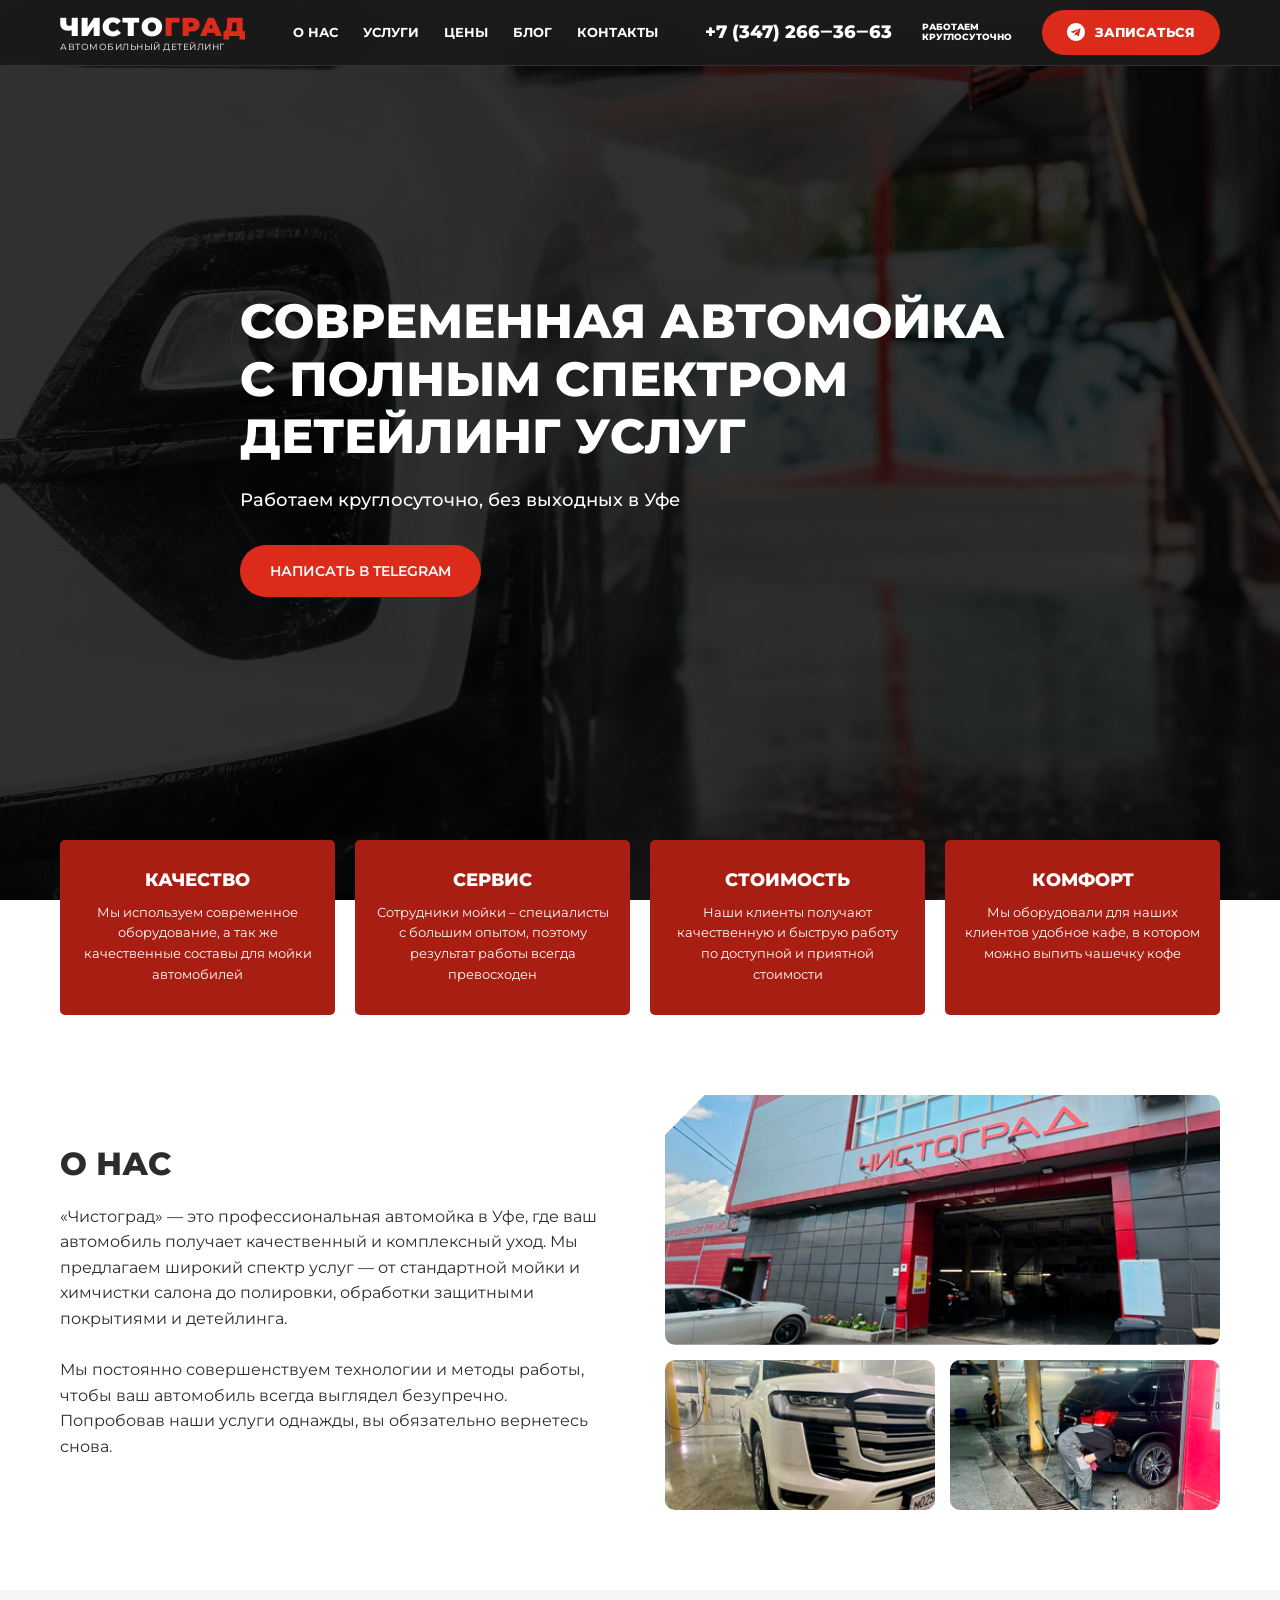
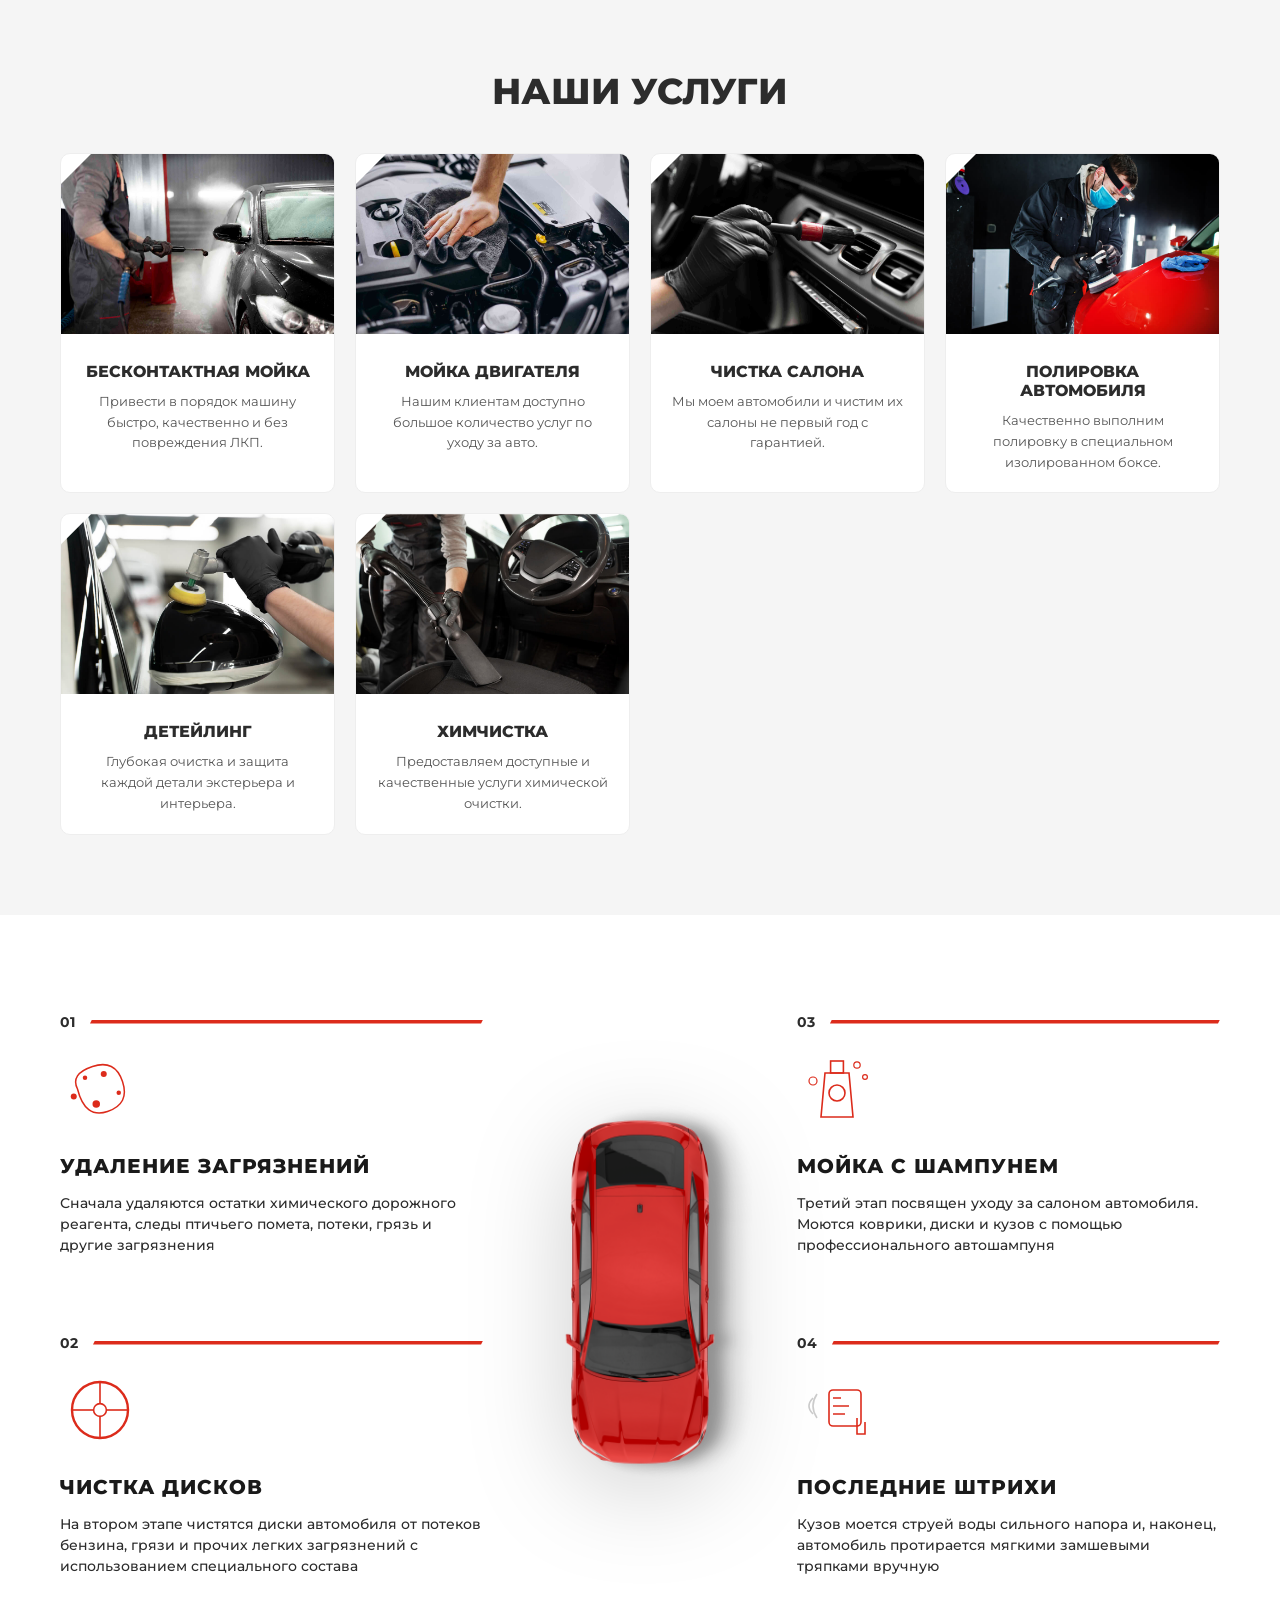
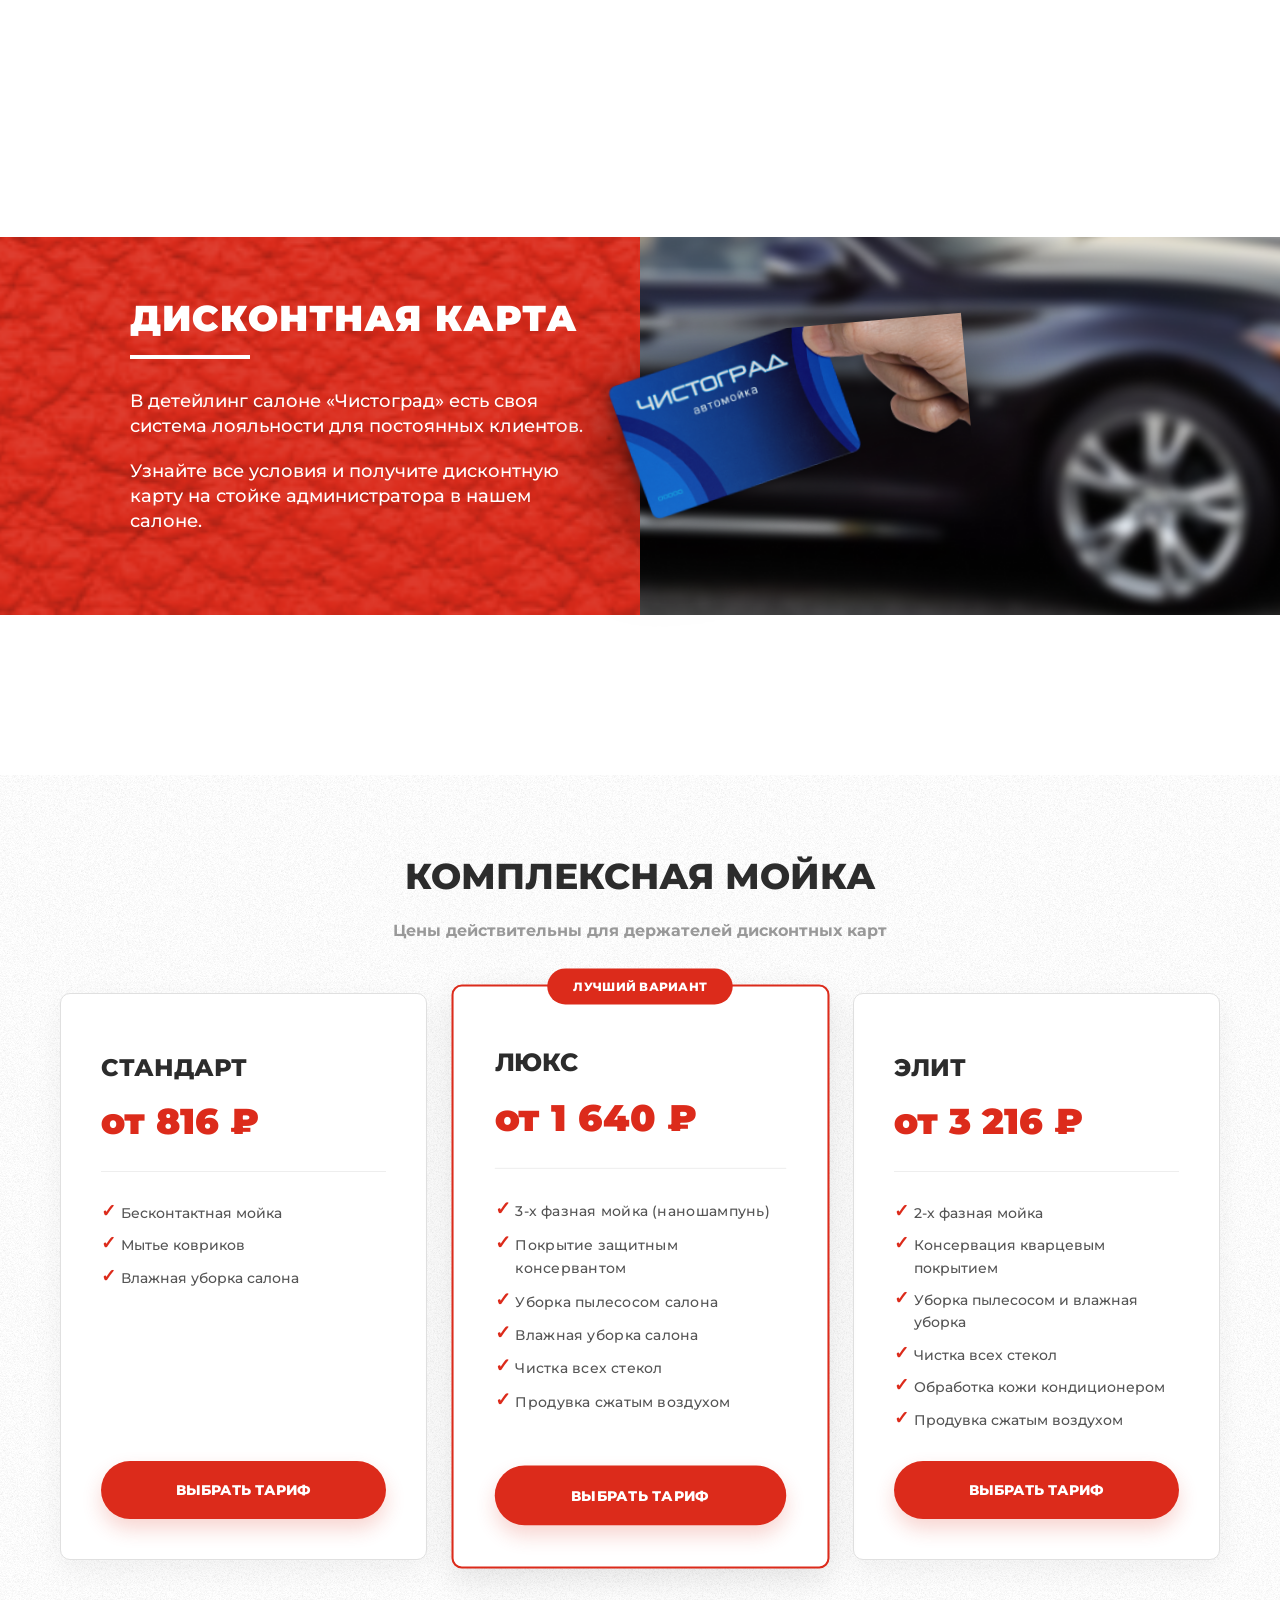
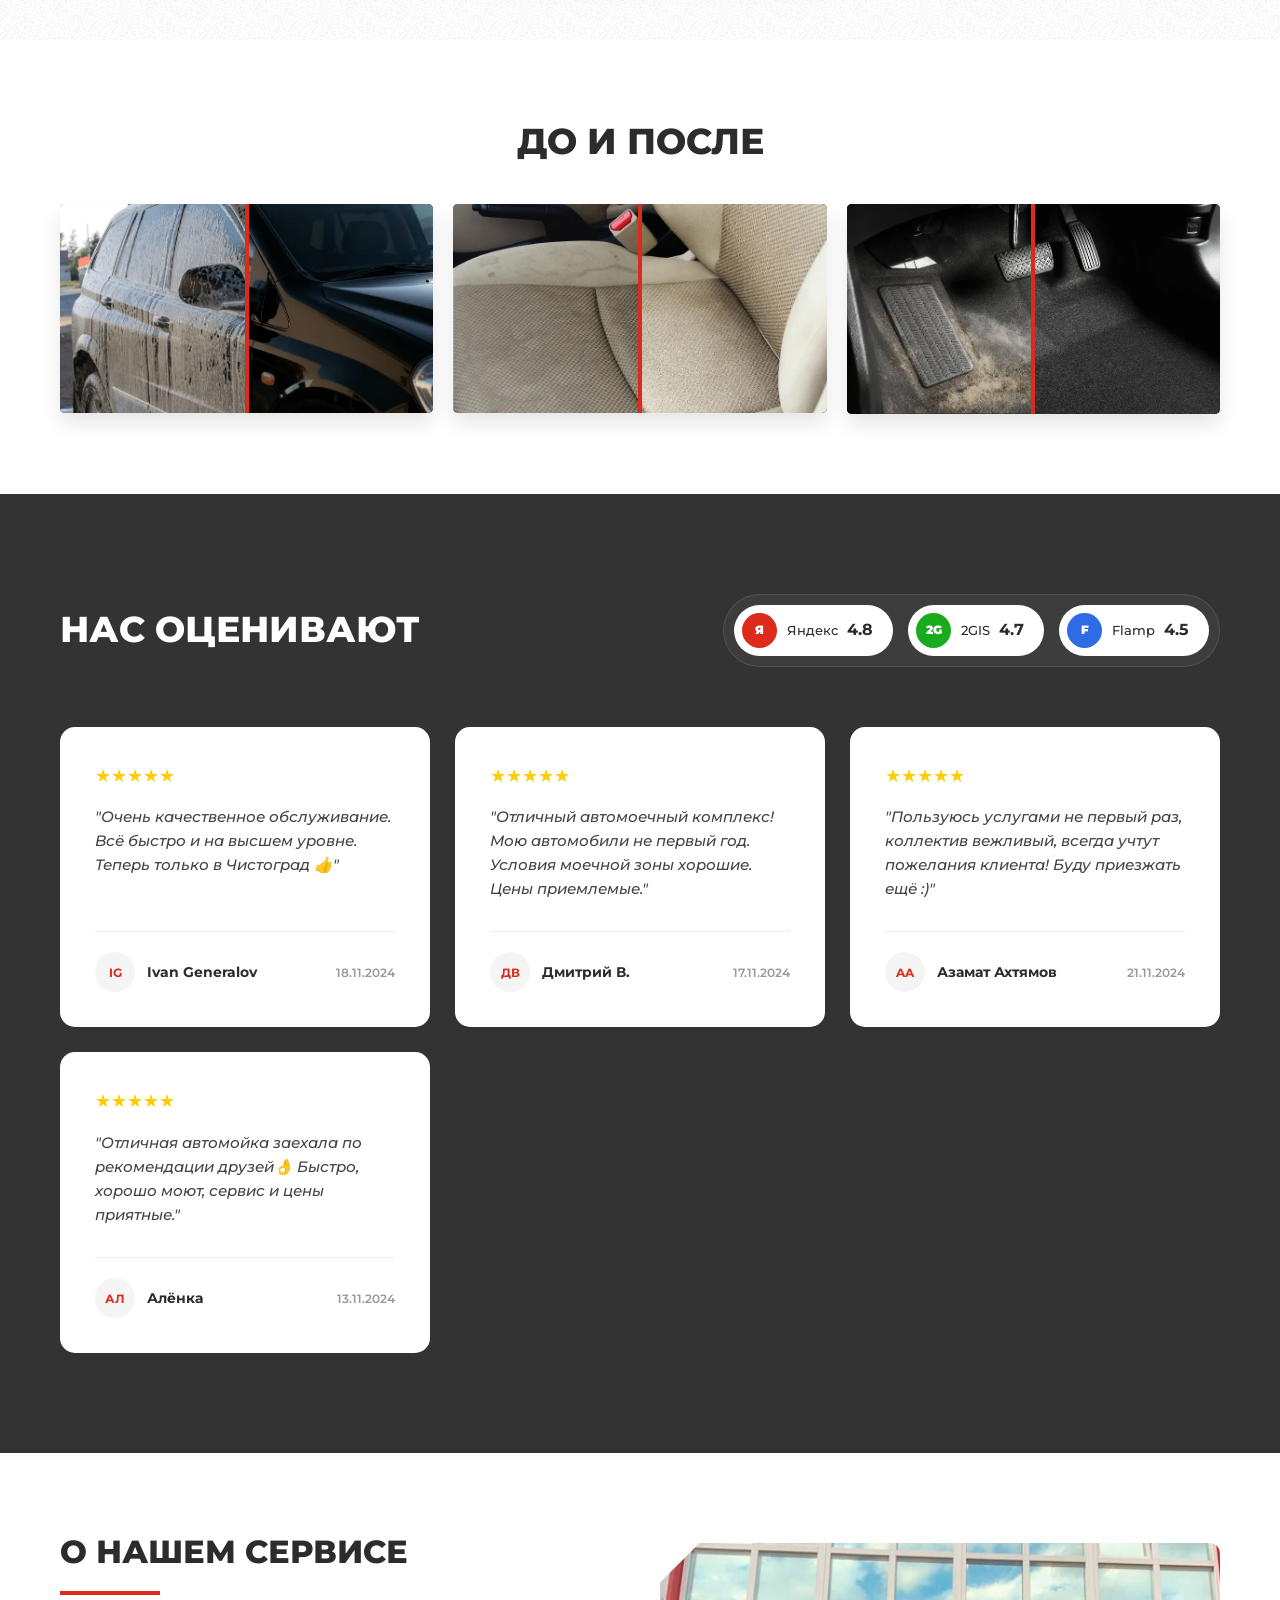
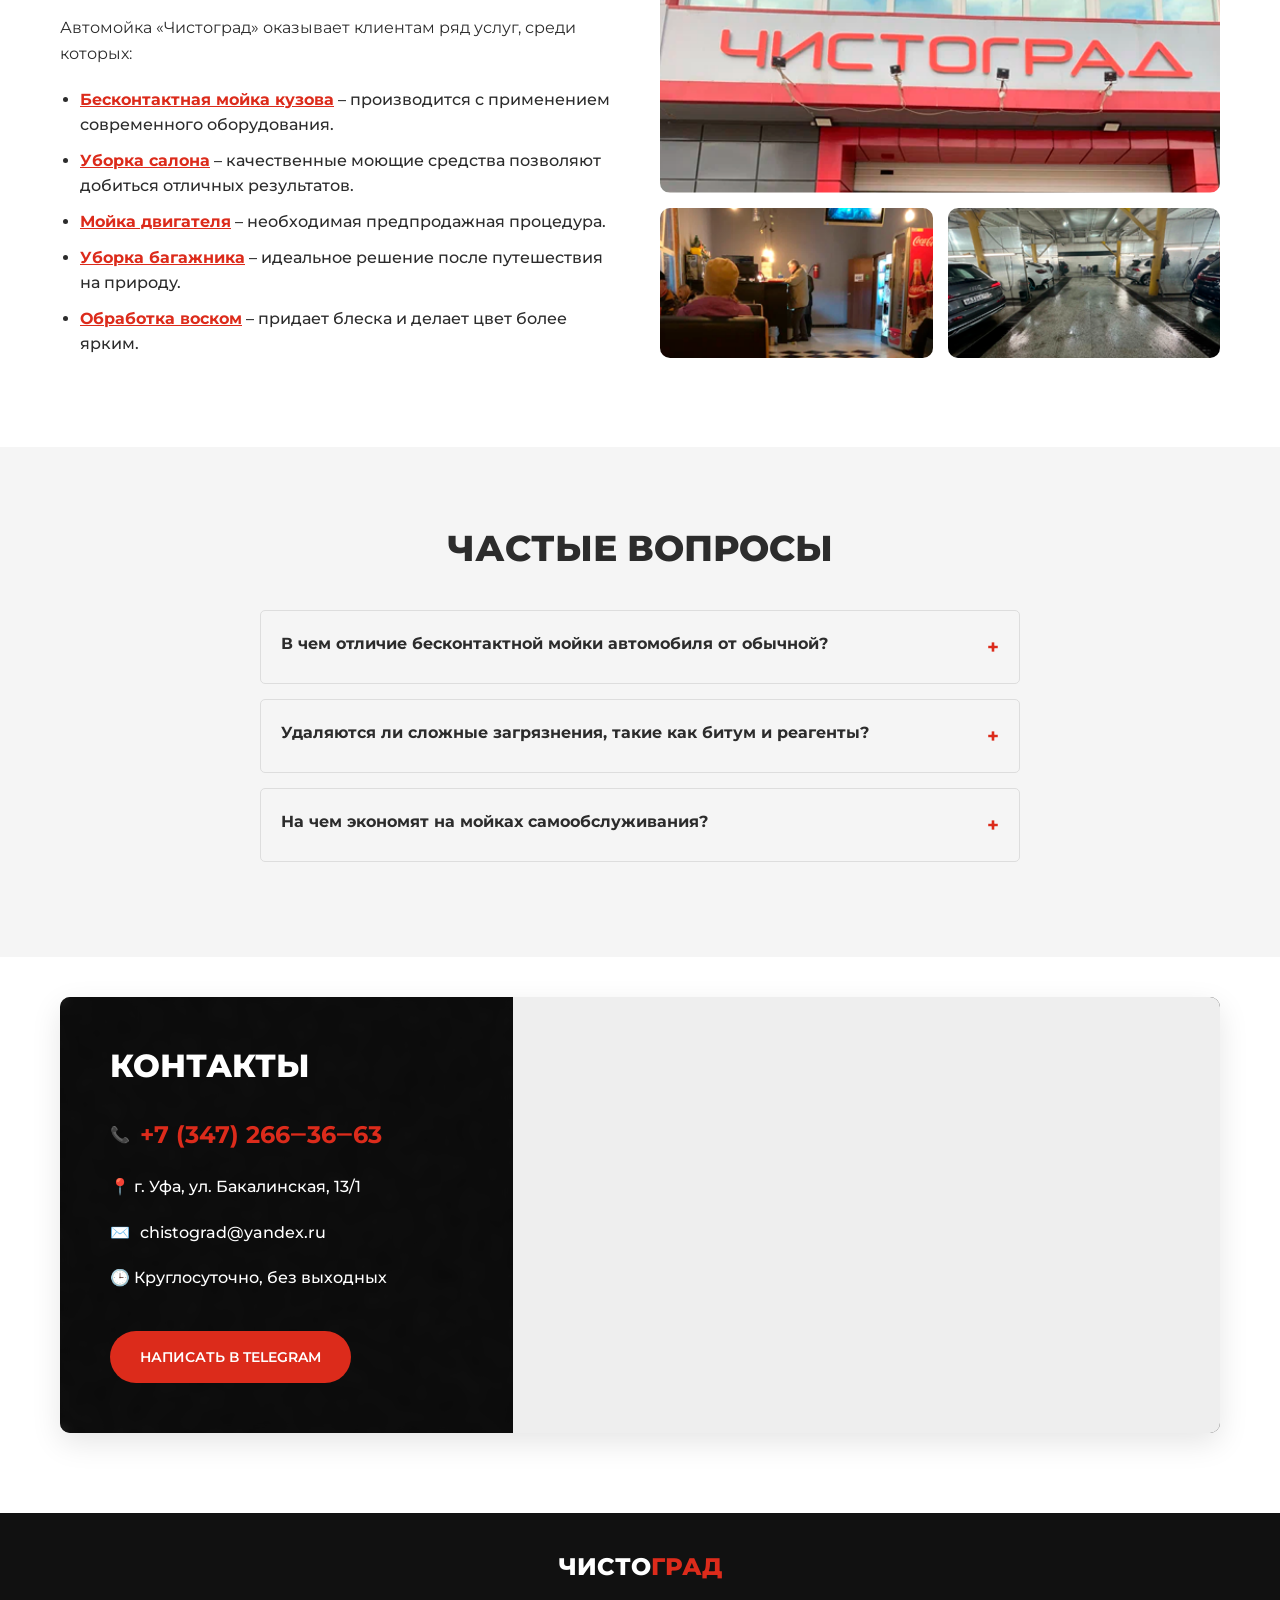
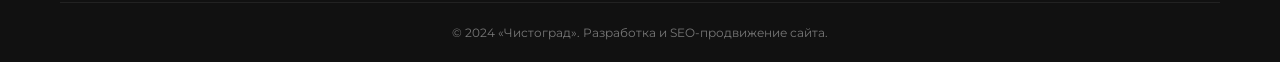
<file: index.html>
<!DOCTYPE html>
<html lang="ru">
<head>
    <meta charset="UTF-8">
    <meta name="viewport" content="width=device-width, initial-scale=1.0">
    <meta name="description" content="Автомойка Чистоград в Уфе. Комплексная мойка, детейлинг, химчистка салона и полировка кузова.">
    <title>Автомойка в Уфе по доступной цене со скидкой 🥇 - Чистоград</title>
    
    <link rel="preconnect" href="https://fonts.googleapis.com">
    <link rel="preconnect" href="https://fonts.gstatic.com" crossorigin>
    <link href="https://fonts.googleapis.com/css2?family=Montserrat:wght@400;500;600;700;800&display=swap" rel="stylesheet">

    <style>
        /* БАЗОВЫЕ СТИЛИ */
        :root {
            --primary: #DC2B1B;
            --primary-dark: #A91E12;
            --dark: #1a1a1a;
            --bg-light: #f5f5f5;
            --text: #2C2C2C;
            --font: 'Montserrat', sans-serif;
        }
        * { margin: 0; padding: 0; box-sizing: border-box; }
        body { font-family: var(--font); color: var(--text); line-height: 1.6; background: #fff; overflow-x: hidden; }
        a { text-decoration: none; color: inherit; }
        ul { list-style: none; }
        .container { max-width: 1200px; margin: 0 auto; padding: 0 20px; }
        h1, h2, h3 { font-weight: 800; text-transform: uppercase; line-height: 1.2; }
        .section-title { font-size: 36px; margin-bottom: 40px; text-align: center; }
        section { padding: 80px 0; }

        /* КНОПКИ */
        .btn {
            display: inline-block; padding: 15px 30px; border-radius: 30px;
            background: var(--primary); color: #fff; font-weight: 600;
            text-transform: uppercase; font-size: 14px; transition: 0.3s; border: none; cursor: pointer;
        }
        .btn:hover { background: var(--primary-dark); }

        /* ШАПКА */
    .header {
        position: fixed;
        top: 0;
        left: 0;
        width: 100%;
        background: rgba(26, 26, 26, 0.95); /* Темный полупрозрачный фон */
        backdrop-filter: blur(10px);
        z-index: 1000;
        padding: 10px 0;
        color: #fff;
        border-bottom: 1px solid rgba(255, 255, 255, 0.1);
    }

    .header .container {
        display: flex;
        justify-content: space-between;
        align-items: center;
    }

    /* Логотип */
    .logo-block {
        display: flex;
        flex-direction: column;
        line-height: 1;
    }

    .logo {
        font-size: 26px;
        font-weight: 900;
        text-transform: uppercase;
        letter-spacing: 1px;
    }

    .logo span {
        color: var(--primary);
    }

    .logo-sub {
        font-size: 9px;
        text-transform: uppercase;
        color: #ccc;
        letter-spacing: 0.5px;
        margin-top: 2px;
        font-weight: 500;
    }

    /* Навигация */
    .nav {
        display: flex;
        gap: 25px;
    }

    .nav a {
        font-size: 13px;
        font-weight: 700;
        text-transform: uppercase;
        color: #fff;
        transition: color 0.3s;
    }

    .nav a:hover {
        color: var(--primary);
    }

    /* Правая часть */
    .header-right {
        display: flex;
        align-items: center;
        gap: 30px;
    }

    .phone {
        font-weight: 800;
        font-size: 18px;
        white-space: nowrap;
    }

    /* Блок "Работаем 24" */
    .work-status {
        display: flex;
        align-items: center;
        gap: 10px;
    }

    .icon-clock {
        width: 28px;
        height: 28px;
    }

    .status-text {
        display: flex;
        flex-direction: column;
        font-size: 9px;
        text-transform: uppercase;
        line-height: 1.2;
        font-weight: 800;
    }

    /* Кнопка с иконкой TG */
    .btn-header {
        background-color: var(--primary);
        color: #fff;
        padding: 12px 25px;
        border-radius: 50px;
        font-size: 13px;
        font-weight: 800;
        text-transform: uppercase;
        display: flex;
        align-items: center;
        gap: 10px;
        transition: 0.3s;
    }

    .btn-header:hover {
        background-color: var(--primary-dark);
        transform: translateY(-2px);
    }

    .icon-tg {
        width: 18px;
        height: 18px;
    }

    /* Адаптивность */
    @media (max-width: 1100px) {
        .nav { gap: 15px; }
        .header-right { gap: 15px; }
        .work-status { display: none; } /* Прячем статус на средних экранах */
    }

    @media (max-width: 900px) {
        .nav { display: none; } /* Прячем меню на планшетах */
        .logo-sub { display: none; }
    }

        /* ГЛАВНЫЙ ЭКРАН */
        .hero {
            height: 100vh; min-height: 600px;
            background: url('images/main-banner.png') center/cover no-repeat;
            display: flex; align-items: center; color: #fff; padding-top: 70px; position: relative;
        }
        /* Затемнение баннера для читаемости */
        .hero::before { content: ''; position: absolute; top:0; left:0; width:100%; height:100%; background: rgba(0,0,0,0.5); z-index: 1; }
        .hero .container { position: relative; z-index: 2; }
        .hero h1 { font-size: 48px; max-width: 800px; margin-bottom: 20px; }

        /* ПРЕИМУЩЕСТВА */
        .adv-grid { display: grid; grid-template-columns: repeat(4, 1fr); gap: 20px; margin-top: -60px; position: relative; z-index: 10; }
        .adv-card { background: var(--primary-dark); color: #fff; padding: 30px 20px; border-radius: 5px; text-align: center; }
        .adv-card h3 { font-size: 18px; margin-bottom: 10px; }
        .adv-card p { font-size: 13px; }

        /* О НАС (ГАЛЕРЕЯ ИЗ 3 ФОТО) */
        .about-wrap { display: flex; gap: 50px; align-items: center; }
        .about-text { flex: 1; }
        .about-text h2 { margin-bottom: 20px; font-size: 32px; }
        .about-gallery { flex: 1; display: flex; flex-direction: column; gap: 15px; }
        .about-gallery img.main-img { width: 100%; height: 250px; object-fit: cover; border-radius: 10px; clip-path: polygon(40px 0, 100% 0, 100% 100%, 0 100%, 0 40px); }
        .about-gallery-sub { display: flex; gap: 15px; }
        .about-gallery-sub img { width: calc(50% - 7.5px); height: 150px; object-fit: cover; border-radius: 10px; }

        /* УСЛУГИ */
        .services-grid { display: grid; grid-template-columns: repeat(auto-fit, minmax(250px, 1fr)); gap: 20px; }
        .service-card { background: #fff; border-radius: 10px; overflow: hidden; text-align: center; transition: 0.3s; border: 1px solid #eee; }
        .service-card:hover { transform: translateY(-5px); box-shadow: 0 10px 20px rgba(0,0,0,0.1); border-color: var(--primary); }
        .service-card img { width: 100%; height: 180px; object-fit: cover; clip-path: polygon(30px 0, 100% 0, 100% 100%, 0 100%, 0 30px); }
        .service-card-info { padding: 20px; }
        .service-card h3 { font-size: 16px; margin-bottom: 10px; text-transform: uppercase; font-weight: 800;}

        /* ЭТАПЫ РАБОТЫ (С КРАСНОЙ МАШИНОЙ В ЦЕНТРЕ) */
        .stages-wrap { display: flex; align-items: center; justify-content: center; gap: 40px; margin-top: 40px; }
        .stages-column { display: flex; flex-direction: column; gap: 40px; flex: 1; }
        .stage-item { display: flex; gap: 20px; align-items: flex-start; }
        .stage-num { font-size: 40px; font-weight: 800; color: var(--primary); line-height: 1; }
        .stages-center-img { flex: 0.5; text-align: center; }
        .stages-center-img img { max-width: 100%; height: auto; }

        /* ДИСКОНТНАЯ КАРТА (ИЗ РЕАЛЬНЫХ ФОТО) */
        .discount { background: url('images/leather.png') center/cover; color: #fff; border-radius: 10px; margin: 80px 20px; display: flex; align-items: center; justify-content: space-between; position: relative; overflow: hidden; }
        .discount-text { max-width: 50%; padding: 60px; position: relative; z-index: 2; }
        .discount h2 { font-size: 32px; margin-bottom: 20px; color: #fff; }
        .discount-img-bg { position: absolute; top: 0; right: 0; width: 50%; height: 100%; background: url('images/car.png') center/cover; z-index: 1; }
        .discount-card { position: absolute; right: 5%; top: 50%; transform: translateY(-50%) rotate(-5deg); max-width: 300px; z-index: 3; box-shadow: 0 10px 30px rgba(0,0,0,0.5); border-radius: 10px;}

        /* ЦЕНЫ */
        .prices { background: url('images/gray-background.png') center/cover; }
        .price-grid { display: grid; grid-template-columns: repeat(3, 1fr); gap: 30px; }
        .price-card { background: #fff; padding: 40px 30px; border-radius: 10px; position: relative; border: 1px solid #ddd; box-shadow: 5px 5px 15px rgba(0,0,0,0.05); }
        .price-card.popular { border: 3px solid var(--primary); transform: scale(1.05); z-index: 2; box-shadow: 0 10px 30px rgba(0,0,0,0.1); }
        .price-card.popular::before { content: 'Лучший вариант'; position: absolute; top: -12px; left: 50%; transform: translateX(-50%); background: var(--primary); color: #fff; padding: 5px 15px; border-radius: 20px; font-weight: 700; font-size: 12px; }
        .price-card h3 { font-size: 24px; margin-bottom: 10px; }
        .price-card .price { font-size: 32px; font-weight: 800; color: var(--primary); margin-bottom: 20px; padding-bottom: 20px; border-bottom: 1px solid #eee; }
        .price-card ul { margin-bottom: 30px; }
        .price-card ul li { font-size: 14px; margin-bottom: 10px; padding-left: 20px; position: relative; }
        .price-card ul li::before { content: '✓'; color: var(--primary); position: absolute; left: 0; font-weight: bold; }

        /* ОТЗЫВЫ И РЕЙТИНГИ */
        .reviews { background: linear-gradient(rgba(0,0,0,0.8), rgba(0,0,0,0.9)), url('images/reviews-bg.webp') center/cover; color: #fff; padding: 80px 0; }
        .ratings-flex { display: flex; gap: 20px; margin-bottom: 40px; justify-content: center; flex-wrap: wrap; }
        .rating-badge { background: #fff; color: var(--text); padding: 15px 25px; border-radius: 30px; display: flex; align-items: center; gap: 15px; font-weight: bold; font-size: 18px; text-decoration: none;}
        
        .reviews-slider { display: flex; overflow-x: auto; gap: 20px; padding-bottom: 20px; scroll-snap-type: x mandatory; }
        .reviews-slider::-webkit-scrollbar { height: 8px; }
        .reviews-slider::-webkit-scrollbar-thumb { background: var(--primary); border-radius: 4px; }
        .review-card { background: #f0f0f0; color: var(--text); padding: 25px; border-radius: 5px; min-width: 320px; flex-shrink: 0; scroll-snap-align: start; display: flex; flex-direction: column; justify-content: space-between; }
        .review-text { font-size: 14px; margin-bottom: 20px; font-weight: 500;}
        .review-author { font-weight: bold; color: #999; border-top: 1px solid #ddd; padding-top: 15px; display: flex; justify-content: space-between; font-size: 14px;}

        /* ДО И ПОСЛЕ (3 ШТУКИ) */
        .before-after-wrap { display: grid; grid-template-columns: repeat(3, 1fr); gap: 20px; margin-top: 40px;}
        .ba-container { position: relative; width: 100%; aspect-ratio: 16/9; border-radius: 5px; overflow: hidden; box-shadow: 0 10px 20px rgba(0,0,0,0.1); background: #000;}
        .ba-img { position: absolute; top: 0; left: 0; width: 100%; height: 100%; object-fit: cover; }
        .ba-img-after { clip-path: polygon(0 0, 50% 0, 50% 100%, 0 100%); }
        .ba-slider { position: absolute; -webkit-appearance: none; appearance: none; width: 100%; height: 100%; background: transparent; outline: none; margin: 0; z-index: 10; cursor: ew-resize; }
        .ba-slider::-webkit-slider-thumb { -webkit-appearance: none; appearance: none; width: 4px; height: 300px; background: var(--primary); cursor: ew-resize; }

        /* О НАШЕМ СЕРВИСЕ (SEO) */
        .seo-text-wrap { display: flex; gap: 40px; align-items: center; }
        .seo-text-wrap ul { margin-left: 20px; list-style: disc; margin-top: 20px; }
        .seo-text-wrap ul li { margin-bottom: 10px; font-weight: 500;}
        .seo-text-wrap a { color: var(--primary); font-weight: bold; text-decoration: underline; }

        /* FAQ */
        details { background: var(--bg-light); padding: 20px; border-radius: 5px; margin-bottom: 15px; cursor: pointer; border: 1px solid #ddd; }
        summary { font-weight: 700; outline: none; list-style: none; display: flex; justify-content: space-between; }
        summary::after { content: '+'; color: var(--primary); font-size: 20px; }
        details[open] summary::after { content: '-'; }
        .faq-content { margin-top: 15px; color: #555; font-size: 14px; font-weight: 500;}

        /* КОНТАКТЫ */
        .contacts-wrap { display: flex; gap: 0; margin-top: 40px; border-radius: 10px; overflow: hidden; box-shadow: 0 10px 30px rgba(0,0,0,0.1); background: url('images/dark-background.png') center/cover; }
        .contacts-info { color: #fff; padding: 50px; flex: 1; background: rgba(0,0,0,0.7); backdrop-filter: blur(5px);}
        .contacts-info p { margin-bottom: 20px; display: flex; align-items: center; gap: 10px; font-weight: 500;}
        .contacts-map { flex: 2; min-height: 400px; background: #eee; }
        .contacts-map iframe { width: 100%; height: 100%; border: none; }

        /* ПОДВАЛ */
        .footer { background: #111; color: #fff; padding: 40px 0 20px; text-align: center; }
        .footer p { color: #777; font-size: 12px; margin-top: 20px; border-top: 1px solid #222; padding-top: 20px; }

        /* АДАПТИВ */
        @media (max-width: 992px) {
            .adv-grid, .price-grid { grid-template-columns: repeat(2, 1fr); }
            .about-wrap, .seo-text-wrap, .discount, .contacts-wrap, .stages-wrap { flex-direction: column; }
            .discount-text { max-width: 100%; padding: 40px 20px; text-align: center; }
            .discount-img-bg { position: relative; width: 100%; height: 300px; }
            .discount-card { right: 50%; transform: translate(50%, -50%) rotate(0deg); }
            .price-card.popular { transform: scale(1); }
            .before-after-wrap { grid-template-columns: 1fr; }
        }
        @media (max-width: 768px) {
            .nav, .header-contacts .btn { display: none; }
            .adv-grid, .price-grid { grid-template-columns: 1fr; }
            .hero { background: linear-gradient(rgba(0,0,0,0.5), rgba(0,0,0,0.7)), url('images/main-banner-mobile.png') center/cover; }
            .hero h1 { font-size: 32px; }
            .header-contacts { margin-left: auto; }
            .stages-center-img { display: none; } /* Скрываем машинку на мобилках для удобства */
        }
    </style>
</head>
<body>

    <!-- ШАПКА -->
   <header class="header">
    <div class="container">
        <!-- Логотип с подзаголовком -->
        <div class="logo-block">
            <a href="/" class="logo">ЧИСТО<span>ГРАД</span></a>
            <span class="logo-sub">автомобильный детейлинг</span>
        </div>

        <!-- Навигация -->
        <nav class="nav">
            <a href="about.html">О нас</a>
            <a href="#services">Услуги</a>
            <a href="price.html">Цены</a>
            <a href="blog.html">Блог</a>
            <a href="contacts.html">Контакты</a>
        </nav>

        <!-- Контакты и статус -->
        <div class="header-right">
            <a href="tel:+73472663663" class="phone">+7 (347) 266‒36‒63</a>
            
            <div class="work-status">
             
                <div class="status-text">
                    <span>Работаем</span>
                    <span>круглосуточно</span>
                </div>
            </div>

            <a href="https://t.me/ChistogradAMK" target="_blank" class="btn-header">
                <svg class="icon-tg" viewBox="0 0 24 24" fill="white">
                    <path d="M12 0c-6.627 0-12 5.373-12 12s5.373 12 12 12 12-5.373 12-12-5.373-12-12-12zm5.891 8.146l-1.92 8.941c-.145.628-.512.786-1.038.491l-2.922-2.148-1.41 1.354c-.155.155-.285.285-.585.285l.209-2.964 5.407-4.88c.232-.21-.051-.326-.356-.118l-6.68 4.201-2.871-.894c-.628-.198-.641-.628.131-.926l11.218-4.321c.519-.191.974.124.818.979z"/>
                </svg>
                Записаться
            </a>
        </div>
    </div>
</header>

    <!-- ГЛАВНЫЙ БАННЕР -->
    <section class="hero">
        <div class="container">
            <h1>Современная автомойка с полным спектром детейлинг услуг</h1>
            <p style="font-size: 18px; margin-bottom: 30px; font-weight: 500;">Работаем круглосуточно, без выходных в Уфе</p>
            <a href="https://t.me/ChistogradAMK" target="_blank" class="btn">Написать в Telegram</a>
        </div>
    </section>

    <!-- ПРЕИМУЩЕСТВА -->
    <div class="container">
        <div class="adv-grid">
            <div class="adv-card">
                <h3>Качество</h3>
                <p>Мы используем современное оборудование, а так же качественные составы для мойки автомобилей</p>
            </div>
            <div class="adv-card">
                <h3>Сервис</h3>
                <p>Сотрудники мойки – специалисты с большим опытом, поэтому результат работы всегда превосходен</p>
            </div>
            <div class="adv-card">
                <h3>Стоимость</h3>
                <p>Наши клиенты получают качественную и быструю работу по доступной и приятной стоимости</p>
            </div>
            <div class="adv-card">
                <h3>Комфорт</h3>
                <p>Мы оборудовали для наших клиентов удобное кафе, в котором можно выпить чашечку кофе</p>
            </div>
        </div>
    </div>

    <!-- О НАС -->
    <section id="about">
        <div class="container about-wrap">
            <div class="about-text">
                <h2 class="section-title" style="text-align: left;">О нас</h2>
                <p>«Чистоград» — это профессиональная автомойка в Уфе, где ваш автомобиль получает качественный и комплексный уход. Мы предлагаем широкий спектр услуг — от стандартной мойки и химчистки салона до полировки, обработки защитными покрытиями и детейлинга.</p>
                <br>
                <p>Мы постоянно совершенствуем технологии и методы работы, чтобы ваш автомобиль всегда выглядел безупречно. Попробовав наши услуги однажды, вы обязательно вернетесь снова.</p>
            </div>
            <!-- ГАЛЕРЕЯ ИЗ ВАШИХ ФОТО -->
            <div class="about-gallery">
                <img src="images/about-1.png" alt="Автомойка Чистоград" class="main-img">
                <div class="about-gallery-sub">
                    <img src="images/about-2.png" alt="Наш сервис">
                    <img src="images/about-3.png" alt="Зал ожидания">
                </div>
            </div>
        </div>
    </section>

    <!-- УСЛУГИ -->
    <section id="services" style="background: var(--bg-light);">
        <div class="container">
            <h2 class="section-title">Наши Услуги</h2>
            <div class="services-grid">
                <div class="service-card">
                    <img src="images/pomJkFoxWHPV52U7td3lPebIlb2EB2bnUv6olTiE.jpg" alt="Бесконтактная мойка">
                    <div class="service-card-info">
                        <h3>Бесконтактная мойка</h3>
                        <p style="font-size: 13px; color: #555;">Привести в порядок машину быстро, качественно и без повреждения ЛКП.</p>
                    </div>
                </div>
                <div class="service-card">
                    <img src="images/WWgUgioWvRNLjXpm09p8F2pX9nDo1lVpbLqbSqAu.jpg" alt="Мойка двигателя">
                    <div class="service-card-info">
                        <h3>Мойка двигателя</h3>
                        <p style="font-size: 13px; color: #555;">Нашим клиентам доступно большое количество услуг по уходу за авто.</p>
                    </div>
                </div>
                <div class="service-card">
                    <img src="images/8IlnojbspYvvkaD7JleFHmER1d2xwNjM1GMClgLq.jpg" alt="Чистка салона">
                    <div class="service-card-info">
                        <h3>Чистка салона</h3>
                        <p style="font-size: 13px; color: #555;">Мы моем автомобили и чистим их салоны не первый год с гарантией.</p>
                    </div>
                </div>
                <div class="service-card">
                    <img src="images/r4gD9nrsLZRz0xuqKvMfuVdXjfRCxUgk0Ofv0YGb.jpg" alt="Полировка">
                    <div class="service-card-info">
                        <h3>Полировка автомобиля</h3>
                        <p style="font-size: 13px; color: #555;">Качественно выполним полировку в специальном изолированном боксе.</p>
                    </div>
                </div>
                <div class="service-card">
                    <img src="images/sR1UXjKMjMmS37lkNv86c5kWX7GRV8nwmAkJwGI7.jpg" alt="Детейлинг">
                    <div class="service-card-info">
                        <h3>Детейлинг</h3>
                        <p style="font-size: 13px; color: #555;">Глубокая очистка и защита каждой детали экстерьера и интерьера.</p>
                    </div>
                </div>
                <div class="service-card">
                    <img src="images/c0G86LQRDyjiw20PtCEZUrmbwEAYmg6qjD5ZvQKz.jpg" alt="Химчистка">
                    <div class="service-card-info">
                        <h3>Химчистка</h3>
                        <p style="font-size: 13px; color: #555;">Предоставляем доступные и качественные услуги химической очистки.</p>
                    </div>
                </div>
            </div>
        </div>
    </section>

    <!-- ЭТАПЫ РАБОТЫ (С КРАСНОЙ МАШИНОЙ В ЦЕНТРЕ) -->
    <!-- ЭТАПЫ РАБОТЫ -->
<section class="stages">
    <div class="container">
        <div class="stages-layout">
            
            <!-- Левая колонка (01 и 02) -->
            <div class="stages-col">
                <div class="stage-card">
                    <div class="stage-header">
                        <span class="stage-num">01</span>
                        <div class="stage-line"></div>
                    </div>
                    <div class="stage-icon">
                        <!-- Иконка 01 (Пятна/Грязь) -->
                        <svg width="80" height="60" viewBox="0 0 100 80">
                            <path d="M20,40 Q10,20 40,10 T80,30 T60,70 T20,40" fill="none" stroke="#DC2B1B" stroke-width="2"/>
                            <circle cx="30" cy="25" r="3" fill="#DC2B1B"/><circle cx="55" cy="20" r="4" fill="#DC2B1B"/>
                            <circle cx="75" cy="45" r="3" fill="#DC2B1B"/><circle cx="45" cy="60" r="5" fill="#DC2B1B"/>
                            <circle cx="15" cy="50" r="4" fill="#DC2B1B"/>
                        </svg>
                    </div>
                    <h3 class="stage-title">Удаление загрязнений</h3>
                    <p class="stage-desc">Сначала удаляются остатки химического дорожного реагента, следы птичьего помета, потеки, грязь и другие загрязнения</p>
                </div>

                <div class="stage-card">
                    <div class="stage-header">
                        <span class="stage-num">02</span>
                        <div class="stage-line"></div>
                    </div>
                    <div class="stage-icon">
                        <!-- Иконка 02 (Колесо) -->
                        <svg width="80" height="80" viewBox="0 0 100 100">
                            <circle cx="50" cy="50" r="35" fill="none" stroke="#DC2B1B" stroke-width="3"/>
                            <circle cx="50" cy="50" r="8" fill="none" stroke="#DC2B1B" stroke-width="2"/>
                            <line x1="50" y1="15" x2="50" y2="42" stroke="#DC2B1B" stroke-width="2"/>
                            <line x1="50" y1="58" x2="50" y2="85" stroke="#DC2B1B" stroke-width="2"/>
                            <line x1="15" y1="50" x2="42" y2="50" stroke="#DC2B1B" stroke-width="2"/>
                            <line x1="58" y1="50" x2="85" y2="50" stroke="#DC2B1B" stroke-width="2"/>
                        </svg>
                    </div>
                    <h3 class="stage-title">Чистка дисков</h3>
                    <p class="stage-desc">На втором этапе чистятся диски автомобиля от потеков бензина, грязи и прочих легких загрязнений с использованием специального состава</p>
                </div>
            </div>

            <!-- Центральная колонка (Машина) -->
            <div class="stages-car">
                <img src="images/stages-img.png" alt="Красная машина вид сверху">
            </div>

            <!-- Правая колонка (03 и 04) -->
            <div class="stages-col">
                <div class="stage-card">
                    <div class="stage-header">
                        <span class="stage-num">03</span>
                        <div class="stage-line"></div>
                    </div>
                    <div class="stage-icon">
                        <!-- Иконка 03 (Шампунь) -->
                        <svg width="80" height="80" viewBox="0 0 100 100">
                            <path d="M35,30 L65,30 L70,85 L30,85 Z" fill="none" stroke="#DC2B1B" stroke-width="2"/>
                            <rect x="42" y="15" width="16" height="15" fill="none" stroke="#DC2B1B" stroke-width="2"/>
                            <circle cx="50" cy="55" r="10" fill="none" stroke="#DC2B1B" stroke-width="2"/>
                            <circle cx="75" cy="20" r="4" fill="none" stroke="#DC2B1B" stroke-width="1.5"/>
                            <circle cx="85" cy="35" r="3" fill="none" stroke="#DC2B1B" stroke-width="1.5"/>
                            <circle cx="20" cy="40" r="5" fill="none" stroke="#DC2B1B" stroke-width="1.5"/>
                        </svg>
                    </div>
                    <h3 class="stage-title">Мойка с шампунем</h3>
                    <p class="stage-desc">Третий этап посвящен уходу за салоном автомобиля. Моются коврики, диски и кузов с помощью профессионального автошампуня</p>
                </div>

                <div class="stage-card">
                    <div class="stage-header">
                        <span class="stage-num">04</span>
                        <div class="stage-line"></div>
                    </div>
                    <div class="stage-icon">
                        <!-- Иконка 04 (Протирка) -->
                        <svg width="80" height="80" viewBox="0 0 100 100">
                            <rect x="40" y="25" width="40" height="45" rx="5" fill="none" stroke="#DC2B1B" stroke-width="2"/>
                            <path d="M45,35 L55,35 M45,45 L65,45 M45,55 L60,55" stroke="#DC2B1B" stroke-width="2"/>
                            <path d="M20,35 Q10,45 20,55 M25,30 Q15,45 25,60" fill="none" stroke="#ccc" stroke-width="2"/>
                            <path d="M75,60 L75,80 L85,80 L85,65" fill="none" stroke="#DC2B1B" stroke-width="2"/>
                        </svg>
                    </div>
                    <h3 class="stage-title">Последние штрихи</h3>
                    <p class="stage-desc">Кузов моется струей воды сильного напора и, наконец, автомобиль протирается мягкими замшевыми тряпками вручную</p>
                </div>
            </div>

        </div>
    </div>
</section>

<style>
    .stages { padding: 100px 0; background: #fff; }
    .stages-layout { 
        display: grid; 
        grid-template-columns: 1fr 0.6fr 1fr; 
        gap: 30px; 
        align-items: center;
    }
    .stages-col { display: flex; flex-direction: column; gap: 80px; }
    
    .stage-card { display: flex; flex-direction: column; }
    
    /* Шапка карточки: Номер и Линия */
    .stage-header { display: flex; align-items: center; gap: 15px; margin-bottom: 20px; }
    .stage-num { font-size: 14px; font-weight: 700; color: #2C2C2C; }
    .stage-line { 
        height: 4px; flex-grow: 1; background: var(--primary); 
        clip-path: polygon(2px 0, 100% 0, calc(100% - 2px) 100%, 0 100%);
    }

    .stage-icon { margin-bottom: 25px; height: 80px; display: flex; align-items: center; }
    
    .stage-title { 
        font-family: 'Montserrat', sans-serif; /* Можно заменить на Venus Rising если подключен */
        font-size: 20px; font-weight: 800; color: #1a1a1a; 
        margin-bottom: 15px; text-transform: uppercase; letter-spacing: 1px;
    }
    
    .stage-desc { font-size: 14px; color: #2C2C2C; font-weight: 500; line-height: 1.5; }

    .stages-car { text-align: center; }
    .stages-car img { max-width: 100%; height: auto; filter: drop-shadow(0 20px 50px rgba(0,0,0,0.2)); }

    /* Адаптив для мобильных */
    @media (max-width: 1024px) {
        .stages-layout { grid-template-columns: 1fr; }
        .stages-car { display: none; }
        .stages-col { gap: 40px; }
    }
</style>

    <!-- ДИСКОНТНАЯ КАРТА (ИЗ ВАШИХ ФОНОВ И ФОТО) -->
  <!-- РАЗДЕЛ ДИСКОНТНАЯ КАРТА НА ВСЮ ШИРИНУ -->
<section class="discount-full">
    <!-- Левая часть с текстом -->
    <div class="discount-left">
        <div class="discount-content">
            <h2 class="discount-title">Дисконтная карта</h2>
            <div class="discount-line"></div>
            <div class="discount-info">
                <p>В детейлинг салоне «Чистоград» есть своя система лояльности для постоянных клиентов.</p>
                <p>Узнайте все условия и получите дисконтную карту на стойке администратора в нашем салоне.</p>
            </div>
        </div>
    </div>
    
    <!-- Правая часть с машиной и картой -->
    <div class="discount-right">
        <!-- Рука с картой -->
        <img src="images/card.png" alt="Карта Чистоград" class="card-float">
    </div>
</section>

<style>
    .discount-full {
        display: flex;
        width: 100%;
        min-height: 450px; /* Высота блока */
        margin: 80px 0;
        overflow: hidden;
    }

    /* Левая сторона - Кожа */
    .discount-left {
        flex: 1;
        background: url('images/leather.png') center/cover no-repeat;
        display: flex;
        justify-content: flex-end; /* Выравниваем содержимое к центру экрана */
        align-items: center;
        padding: 60px 0;
    }

    /* Ограничитель для текста, чтобы он не уезжал слишком далеко влево */
    .discount-content {
        max-width: 550px;
        padding: 0 40px;
        color: #fff;
    }

    .discount-title {
        font-size: clamp(24px, 4vw, 36px); /* Адаптивный размер шрифта */
        margin-bottom: 15px;
        font-weight: 900;
        letter-spacing: 1px;
    }

    .discount-line {
        width: 120px;
        height: 4px;
        background: #fff;
        margin-bottom: 30px;
    }

    .discount-info p {
        font-size: 18px;
        margin-bottom: 20px;
        font-weight: 500;
        line-height: 1.4;
    }

    /* Правая сторона - Машина */
    .discount-right {
        flex: 1;
        background: url('images/car.png') center/cover no-repeat;
        position: relative;
        display: flex;
        align-items: center;
    }

    /* Летающая карта */
    .card-float {
        position: absolute;
        left: -50px; /* Смещаем немного на левую половину, как на макете */
        width: 380px;
        max-width: 80%;
        transform: rotate(-5deg);
        filter: drop-shadow(0 20px 40px rgba(0,0,0,0.6));
        z-index: 10;
        pointer-events: none;
    }

    /* Адаптив для планшетов и мобилок */
    @media (max-width: 1024px) {
        .discount-full {
            flex-direction: column;
            min-height: auto;
        }
        .discount-left {
            justify-content: center;
            text-align: center;
        }
        .discount-content {
            padding: 60px 20px;
        }
        .discount-line {
            margin: 0 auto 30px;
        }
        .discount-right {
            height: 350px;
            flex: none;
        }
        .card-float {
            left: 50%;
            transform: translateX(-50%) rotate(-5deg);
        }
    }

    @media (max-width: 480px) {
        .discount-right {
            height: 250px;
        }
        .card-float {
            width: 280px;
        }
    }
</style>

    <!-- ЦЕНЫ -->
   <!-- ЦЕНЫ -->
<section id="prices" class="prices-section">
    <div class="container">
        <h2 class="section-title">Комплексная мойка</h2>
        <p class="prices-subtitle">Цены действительны для держателей дисконтных карт</p>
        
        <div class="price-grid">
            <!-- СТАНДАРТ -->
            <div class="price-card">
                <div class="price-content">
                    <h3 class="card-name">Стандарт</h3>
                    <div class="card-price">от 816 ₽</div>
                    <div class="card-line"></div>
                    <ul class="features-list">
                        <li>Бесконтактная мойка</li>
                        <li>Мытье ковриков</li>
                        <li>Влажная уборка салона</li>
                    </ul>
                </div>
                <a href="https://t.me/ChistogradAMK" class="btn-price">Выбрать тариф</a>
            </div>

            <!-- ЛЮКС -->
            <div class="price-card popular">
                <div class="badge-best">Лучший вариант</div>
                <div class="price-content">
                    <h3 class="card-name">Люкс</h3>
                    <div class="card-price">от 1 640 ₽</div>
                    <div class="card-line"></div>
                    <ul class="features-list">
                        <li>3-х фазная мойка (наношампунь)</li>
                        <li>Покрытие защитным консервантом</li>
                        <li>Уборка пылесосом салона</li>
                        <li>Влажная уборка салона</li>
                        <li>Чистка всех стекол</li>
                        <li>Продувка сжатым воздухом</li>
                    </ul>
                </div>
                <a href="https://t.me/ChistogradAMK" class="btn-price">Выбрать тариф</a>
            </div>

            <!-- ЭЛИТ -->
            <div class="price-card">
                <div class="price-content">
                    <h3 class="card-name">Элит</h3>
                    <div class="card-price">от 3 216 ₽</div>
                    <div class="card-line"></div>
                    <ul class="features-list">
                        <li>2-х фазная мойка</li>
                        <li>Консервация кварцевым покрытием</li>
                        <li>Уборка пылесосом и влажная уборка</li>
                        <li>Чистка всех стекол</li>
                        <li>Обработка кожи кондиционером</li>
                        <li>Продувка сжатым воздухом</li>
                    </ul>
                </div>
                <a href="https://t.me/ChistogradAMK" class="btn-price">Выбрать тариф</a>
            </div>
        </div>
    </div>
</section>

<style>
    .prices-section { background-image: url('images/gray-background.png'); padding: 80px 0; }
    .prices-subtitle { text-align: center; color: #999; font-weight: bold; margin-top: -20px; margin-bottom: 50px; }
    
    .price-grid { 
        display: grid; 
        grid-template-columns: repeat(3, 1fr); 
        gap: 30px; 
        align-items: stretch; /* Растягивает карточки до одной высоты */
    }

    .price-card {
        background: #fff;
        border-radius: 10px;
        padding: 60px 40px 40px;
        display: flex;
        flex-direction: column; /* Позволяет использовать margin-top: auto для кнопки */
        border: 1px solid #e0e0e0;
        box-shadow: 0 10px 30px rgba(0,0,0,0.05);
        position: relative;
        transition: transform 0.3s ease;
    }

    /* Стиль для активной карточки "Люкс" */
    .price-card.popular {
        border: 2px solid var(--primary);
        transform: scale(1.03);
    }

    .badge-best {
        position: absolute;
        top: 0;
        left: 50%;
        transform: translate(-50%, -50%);
        background: var(--primary);
        color: #fff;
        padding: 8px 25px;
        border-radius: 50px;
        font-size: 12px;
        font-weight: 800;
        white-space: nowrap;
        text-transform: uppercase;
    }

    .card-name { font-size: 24px; color: #2C2C2C; margin-bottom: 10px; text-align: left; }
    .card-price { font-size: 36px; color: var(--primary); font-weight: 900; margin-bottom: 20px; text-align: left; }
    
    .card-line { width: 100%; height: 1px; background: #eee; margin-bottom: 30px; }

    .features-list { margin-bottom: 30px; padding: 0; }
    .features-list li {
        position: relative;
        padding-left: 25px;
        margin-bottom: 15px;
        font-size: 14px;
        color: #555;
        font-weight: 500;
        text-align: left;
    }

    /* Красная галочка */
    .features-list li::before {
        content: '✓';
        position: absolute;
        left: 0;
        color: var(--primary);
        font-weight: 900;
        font-size: 18px;
        line-height: 1;
    }

    /* ГЛАВНОЕ: Кнопка прилипает к низу */
    .btn-price {
        margin-top: auto; /* Это выравнивает все кнопки по одной линии */
        background-color: var(--primary);
        color: #fff;
        text-align: center;
        padding: 18px;
        border-radius: 50px;
        font-weight: 800;
        text-transform: uppercase;
        font-size: 14px;
        transition: 0.3s;
        box-shadow: 0 10px 20px rgba(220, 43, 27, 0.2);
    }

    .btn-price:hover { background-color: var(--primary-dark); transform: translateY(-2px); }

    /* Адаптив */
    @media (max-width: 992px) {
        .price-grid { grid-template-columns: 1fr; gap: 50px; }
        .price-card.popular { transform: scale(1); }
    }
    /* НОВЫЕ СТИЛИ ОТЗЫВОВ */
.reviews-new {
    background: linear-gradient(rgba(0,0,0,0.8), rgba(0,0,0,0.8)), url('images/reviews-bg.webp') center/cover fixed;
    padding: 100px 0;
    overflow: hidden;
}

.reviews-header-row {
    display: flex;
    justify-content: space-between;
    align-items: center;
    margin-bottom: 60px;
    flex-wrap: wrap;
    gap: 30px;
}

/* Стеклянная панель рейтингов */
.ratings-glass {
    display: flex;
    gap: 15px;
    background: rgba(255, 255, 255, 0.05);
    backdrop-filter: blur(10px);
    padding: 10px;
    border-radius: 60px;
    border: 1px solid rgba(255, 255, 255, 0.1);
}

.rating-pill {
    display: flex;
    align-items: center;
    gap: 10px;
    background: #fff;
    padding: 8px 20px 8px 8px;
    border-radius: 40px;
    transition: 0.3s;
}

.rating-pill:hover { transform: translateY(-3px); box-shadow: 0 10px 20px rgba(0,0,0,0.2); }

.rt-icon {
    width: 35px;
    height: 35px;
    border-radius: 50%;
    display: flex;
    align-items: center;
    justify-content: center;
    font-weight: 900;
    color: #fff;
    font-size: 12px;
}
.rt-icon.yan { background: #DC2B1B; }
.rt-icon.dgis { background: #19AA1E; }
.rt-icon.flamp { background: #2E6BE5; }

.rt-info { color: #2C2C2C; font-size: 13px; font-weight: 500; }
.rt-info b { font-size: 16px; margin-left: 5px; }

/* Сетка карточек */
.reviews-grid-new {
    display: grid;
    grid-template-columns: repeat(auto-fit, minmax(280px, 1fr));
    gap: 25px;
}

.review-item-new {
    background: #fff;
    padding: 35px;
    border-radius: 15px;
    display: flex;
    flex-direction: column;
    justify-content: space-between;
    min-height: 300px;
    transition: 0.4s cubic-bezier(0.175, 0.885, 0.32, 1.275);
    opacity: 0; /* Для анимации */
    transform: translateY(40px); /* Для анимации */
}

.review-item-new:hover {
    transform: translateY(-12px) scale(1.02);
    box-shadow: 0 20px 40px rgba(0,0,0,0.4);
}

.rev-stars { color: #FFCC00; font-size: 18px; margin-bottom: 15px; }

.rev-content p {
    color: #444;
    font-size: 15px;
    line-height: 1.6;
    font-style: italic;
    font-weight: 500;
}

.rev-footer {
    margin-top: 30px;
    padding-top: 20px;
    border-top: 1px solid #eee;
    display: flex;
    justify-content: space-between;
    align-items: center;
}

.rev-user { display: flex; align-items: center; gap: 12px; }

.rev-avatar {
    width: 40px;
    height: 40px;
    background: var(--bg-light);
    color: var(--primary);
    border-radius: 50%;
    display: flex;
    align-items: center;
    justify-content: center;
    font-weight: 700;
    font-size: 12px;
}

.rev-name { font-weight: 700; font-size: 14px; color: #2C2C2C; }
.rev-date { font-size: 12px; color: #999; font-weight: 600; }

/* Класс активации анимации */
.review-item-new.visible {
    opacity: 1;
    transform: translateY(0);
}

@media (max-width: 768px) {
    .reviews-header-row { justify-content: center; text-align: center; }
    .ratings-glass { flex-direction: column; border-radius: 20px; width: 100%; }
    .review-item-new { padding: 25px; }
}
</style>

    <!-- ДО И ПОСЛЕ -->
    <section>
        <div class="container">
            <h2 class="section-title">До и После</h2>
            <div class="before-after-wrap">
                <!-- Слайдер 1 -->
                <div class="ba-container">
                    <img src="images/after-1.webp" alt="До" class="ba-img">
                    <img src="images/before-1.webp" alt="После" class="ba-img ba-img-after">
                    <input type="range" min="0" max="100" value="50" class="ba-slider" oninput="this.parentNode.querySelector('.ba-img-after').style.clipPath = `polygon(0 0, ${this.value}% 0, ${this.value}% 100%, 0 100%)`">
                </div>
                <!-- Слайдер 2 -->
                <div class="ba-container">
                    <img src="images/after-2.webp" alt="До" class="ba-img">
                    <img src="images/before-2.webp" alt="После" class="ba-img ba-img-after">
                    <input type="range" min="0" max="100" value="50" class="ba-slider" oninput="this.parentNode.querySelector('.ba-img-after').style.clipPath = `polygon(0 0, ${this.value}% 0, ${this.value}% 100%, 0 100%)`">
                </div>
                <!-- Слайдер 3 -->
                <div class="ba-container">
                    <img src="images/after-3.webp" alt="До" class="ba-img">
                    <img src="images/before-3.webp" alt="После" class="ba-img ba-img-after">
                    <input type="range" min="0" max="100" value="50" class="ba-slider" oninput="this.parentNode.querySelector('.ba-img-after').style.clipPath = `polygon(0 0, ${this.value}% 0, ${this.value}% 100%, 0 100%)`">
                </div>
            </div>
        </div>
    </section>

    <!-- ОТЗЫВЫ И РЕЙТИНГИ -->
   <!-- ОТЗЫВЫ И РЕЙТИНГИ -->
<section id="reviews" class="reviews-new">
    <div class="container">
        <div class="reviews-header-row">
            <h2 class="section-title" style="text-align: left; color: #fff; margin-bottom: 0;">Нас оценивают</h2>
            
            <!-- Панель рейтингов -->
            <div class="ratings-glass">
                <a href="https://yandex.ru/maps/org/chistograd/1008662854/reviews" target="_blank" class="rating-pill">
                    <span class="rt-icon yan">Я</span>
                    <div class="rt-info">Яндекс <b>4.8</b></div>
                </a>
                <a href="#" class="rating-pill">
                    <span class="rt-icon dgis">2G</span>
                    <div class="rt-info">2GIS <b>4.7</b></div>
                </a>
                <a href="#" class="rating-pill">
                    <span class="rt-icon flamp">F</span>
                    <div class="rt-info">Flamp <b>4.5</b></div>
                </a>
            </div>
        </div>

        <div class="reviews-grid-new">
            <!-- Карточка 1 -->
            <div class="review-item-new animate-on-scroll">
                <div class="rev-content">
                    <div class="rev-stars">★★★★★</div>
                    <p>"Очень качественное обслуживание. Всё быстро и на высшем уровне. Теперь только в Чистоград 👍"</p>
                </div>
                <div class="rev-footer">
                    <div class="rev-user">
                        <div class="rev-avatar">IG</div>
                        <div class="rev-name">Ivan Generalov</div>
                    </div>
                    <div class="rev-date">18.11.2024</div>
                </div>
            </div>

            <!-- Карточка 2 -->
            <div class="review-item-new animate-on-scroll" style="transition-delay: 0.1s;">
                <div class="rev-content">
                    <div class="rev-stars">★★★★★</div>
                    <p>"Отличный автомоечный комплекс! Мою автомобили не первый год. Условия моечной зоны хорошие. Цены приемлемые."</p>
                </div>
                <div class="rev-footer">
                    <div class="rev-user">
                        <div class="rev-avatar">ДВ</div>
                        <div class="rev-name">Дмитрий В.</div>
                    </div>
                    <div class="rev-date">17.11.2024</div>
                </div>
            </div>

            <!-- Карточка 3 -->
            <div class="review-item-new animate-on-scroll" style="transition-delay: 0.2s;">
                <div class="rev-content">
                    <div class="rev-stars">★★★★★</div>
                    <p>"Пользуюсь услугами не первый раз, коллектив вежливый, всегда учтут пожелания клиента! Буду приезжать ещё :)"</p>
                </div>
                <div class="rev-footer">
                    <div class="rev-user">
                        <div class="rev-avatar">AA</div>
                        <div class="rev-name">Азамат Ахтямов</div>
                    </div>
                    <div class="rev-date">21.11.2024</div>
                </div>
            </div>

            <!-- Карточка 4 -->
            <div class="review-item-new animate-on-scroll" style="transition-delay: 0.3s;">
                <div class="rev-content">
                    <div class="rev-stars">★★★★★</div>
                    <p>"Отличная автомойка заехала по рекомендации друзей👌 Быстро, хорошо моют, сервис и цены приятные."</p>
                </div>
                <div class="rev-footer">
                    <div class="rev-user">
                        <div class="rev-avatar">АЛ</div>
                        <div class="rev-name">Алёнка</div>
                    </div>
                    <div class="rev-date">13.11.2024</div>
                </div>
            </div>
        </div>
    </div>
</section>
<script>
    document.addEventListener('DOMContentLoaded', function() {
        const observerOptions = {
            threshold: 0.1
        };

        const observer = new IntersectionObserver((entries) => {
            entries.forEach(entry => {
                if (entry.isIntersecting) {
                    entry.target.classList.add('visible');
                }
            });
        }, observerOptions);

        document.querySelectorAll('.animate-on-scroll').forEach(item => {
            observer.observe(item);
        });
    });
</script>

    <!-- О НАШЕМ СЕРВИСЕ (БЛОК С 3 ФОТО) -->
    <section style="background: #fff;">
        <div class="container seo-text-wrap">
            <div style="flex: 1;">
                <h2 style="font-size: 32px; margin-bottom: 20px; text-transform: uppercase;">О нашем сервисе</h2>
                <hr style="width: 100px; height: 4px; background: var(--primary); border:none; margin-bottom: 20px;">
                <p>Автомойка «Чистоград» оказывает клиентам ряд услуг, среди которых:</p>
                <ul>
                    <li><a href="#">Бесконтактная мойка кузова</a> – производится с применением современного оборудования.</li>
                    <li><a href="#">Уборка салона</a> – качественные моющие средства позволяют добиться отличных результатов.</li>
                    <li><a href="#">Мойка двигателя</a> – необходимая предпродажная процедура.</li>
                    <li><a href="#">Уборка багажника</a> – идеальное решение после путешествия на природу.</li>
                    <li><a href="#">Обработка воском</a> – придает блеска и делает цвет более ярким.</li>
                </ul>
            </div>
            <div class="about-gallery" style="flex: 1;">
                <img src="images/about2-1.png" alt="Сервис" class="main-img">
                <div class="about-gallery-sub">
                    <img src="images/about2-2.png" alt="Мойка">
                    <img src="images/about2-3.png" alt="Уборка">
                </div>
            </div>
        </div>
    </section>

    <!-- FAQ -->
    <section id="faq" style="background: var(--bg-light);">
        <div class="container" style="max-width: 800px;">
            <h2 class="section-title">Частые вопросы</h2>
            
            <details>
                <summary>В чем отличие бесконтактной мойки автомобиля от обычной?</summary>
                <div class="faq-content">Бесконтактная очистка лакокрасочного покрытия не требует использования губок и щеток – чистящие составы и вода подаются под высоким давлением, что предотвращает механическое повреждение кузова.</div>
            </details>
            <details>
                <summary>Удаляются ли сложные загрязнения, такие как битум и реагенты?</summary>
                <div class="faq-content">Да, мы используем профессиональные моющие средства, которые эффективно справляются даже с самыми стойкими загрязнениями, включая битумные пятна, соль и следы насекомых.</div>
            </details>
            <details>
                <summary>На чем экономят на мойках самообслуживания?</summary>
                <div class="faq-content">За призывной дешевизной могут скрываться расходы на плохую химию, а при отсутствии сноровки процесс очищения автомобиля занимает много времени, за которое приходится платить.</div>
            </details>
        </div>
    </section>

    <!-- КОНТАКТЫ + КАРТА -->
    <section id="contacts" style="padding-top: 0;">
        <div class="container">
            <div class="contacts-wrap">
                <div class="contacts-info">
                    <h2 style="font-size: 32px; margin-bottom: 30px;">Контакты</h2>
                    <p>📞 <a href="tel:+73472663663" style="font-size: 24px; font-weight: bold; color: var(--primary);">+7 (347) 266‒36‒63</a></p>
                    <p>📍 г. Уфа, ул. Бакалинская, 13/1</p>
                    <p>✉️ <a href="mailto:chistograd@yandex.ru">chistograd@yandex.ru</a></p>
                    <p>🕒 Круглосуточно, без выходных</p>
                    <a href="https://t.me/ChistogradAMK" target="_blank" class="btn" style="margin-top: 20px;">Написать в Telegram</a>
                </div>
                <div class="contacts-map">
                    <iframe src="https://yandex.ru/map-widget/v1/?um=constructor%3A6e04a859c65754a2a3aaa07a46d05fecca28686cb844627c22b315ef4fb7120a&source=constructor" allowfullscreen="true"></iframe>
                </div>
            </div>
        </div>
    </section>

    <!-- ПОДВАЛ -->
    <footer class="footer">
        <div class="container">
            <h2 style="margin-bottom: 10px; font-size: 24px;">ЧИСТО<span style="color:var(--primary)">ГРАД</span></h2>
            <p>© 2024 «Чистоград». Разработка и SEO-продвижение сайта.</p>
        </div>
    </footer>
<script>
    // Функция для загрузки хедера на все страницы
    fetch('header.html')
        .then(response => response.text())
        .then(data => {
            document.getElementById('header-placeholder').innerHTML = data;
        })
        .catch(error => console.error('Ошибка загрузки хедера:', error));
</script>
</body>
</html>
</file>
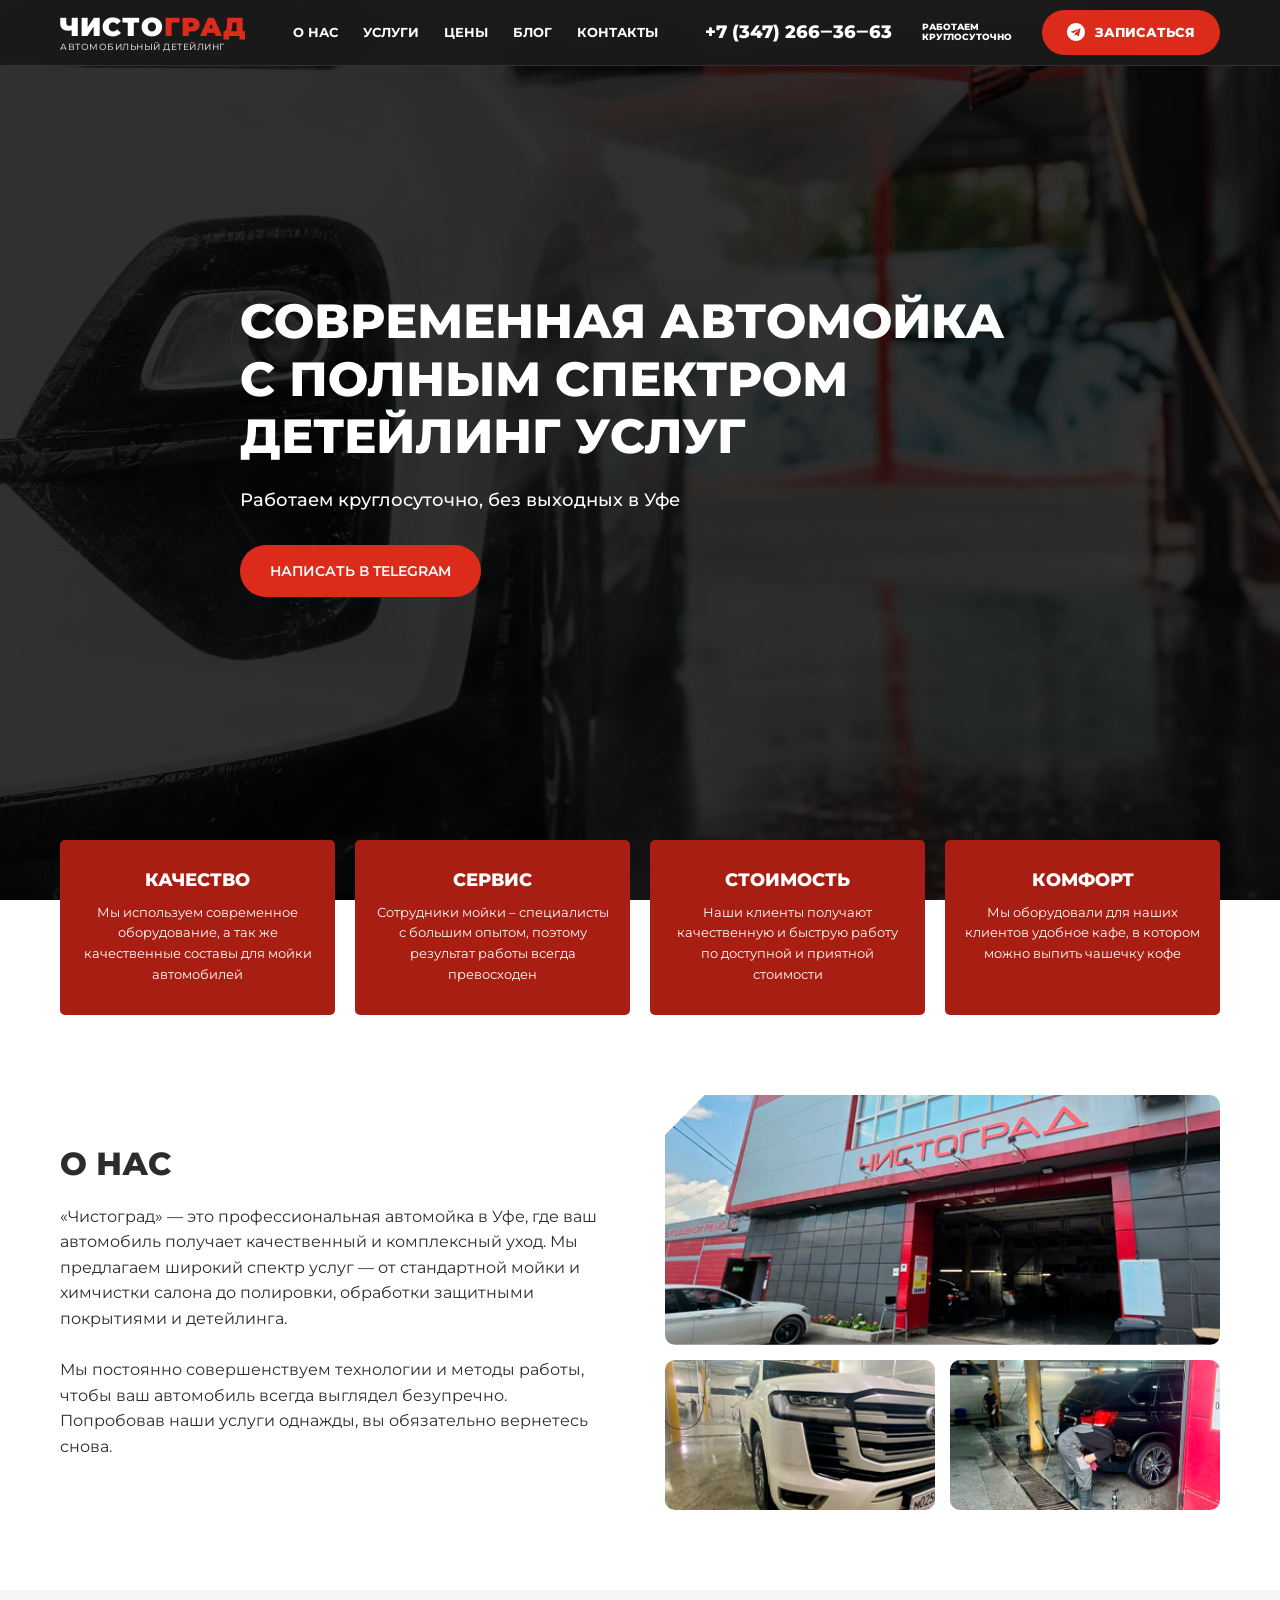
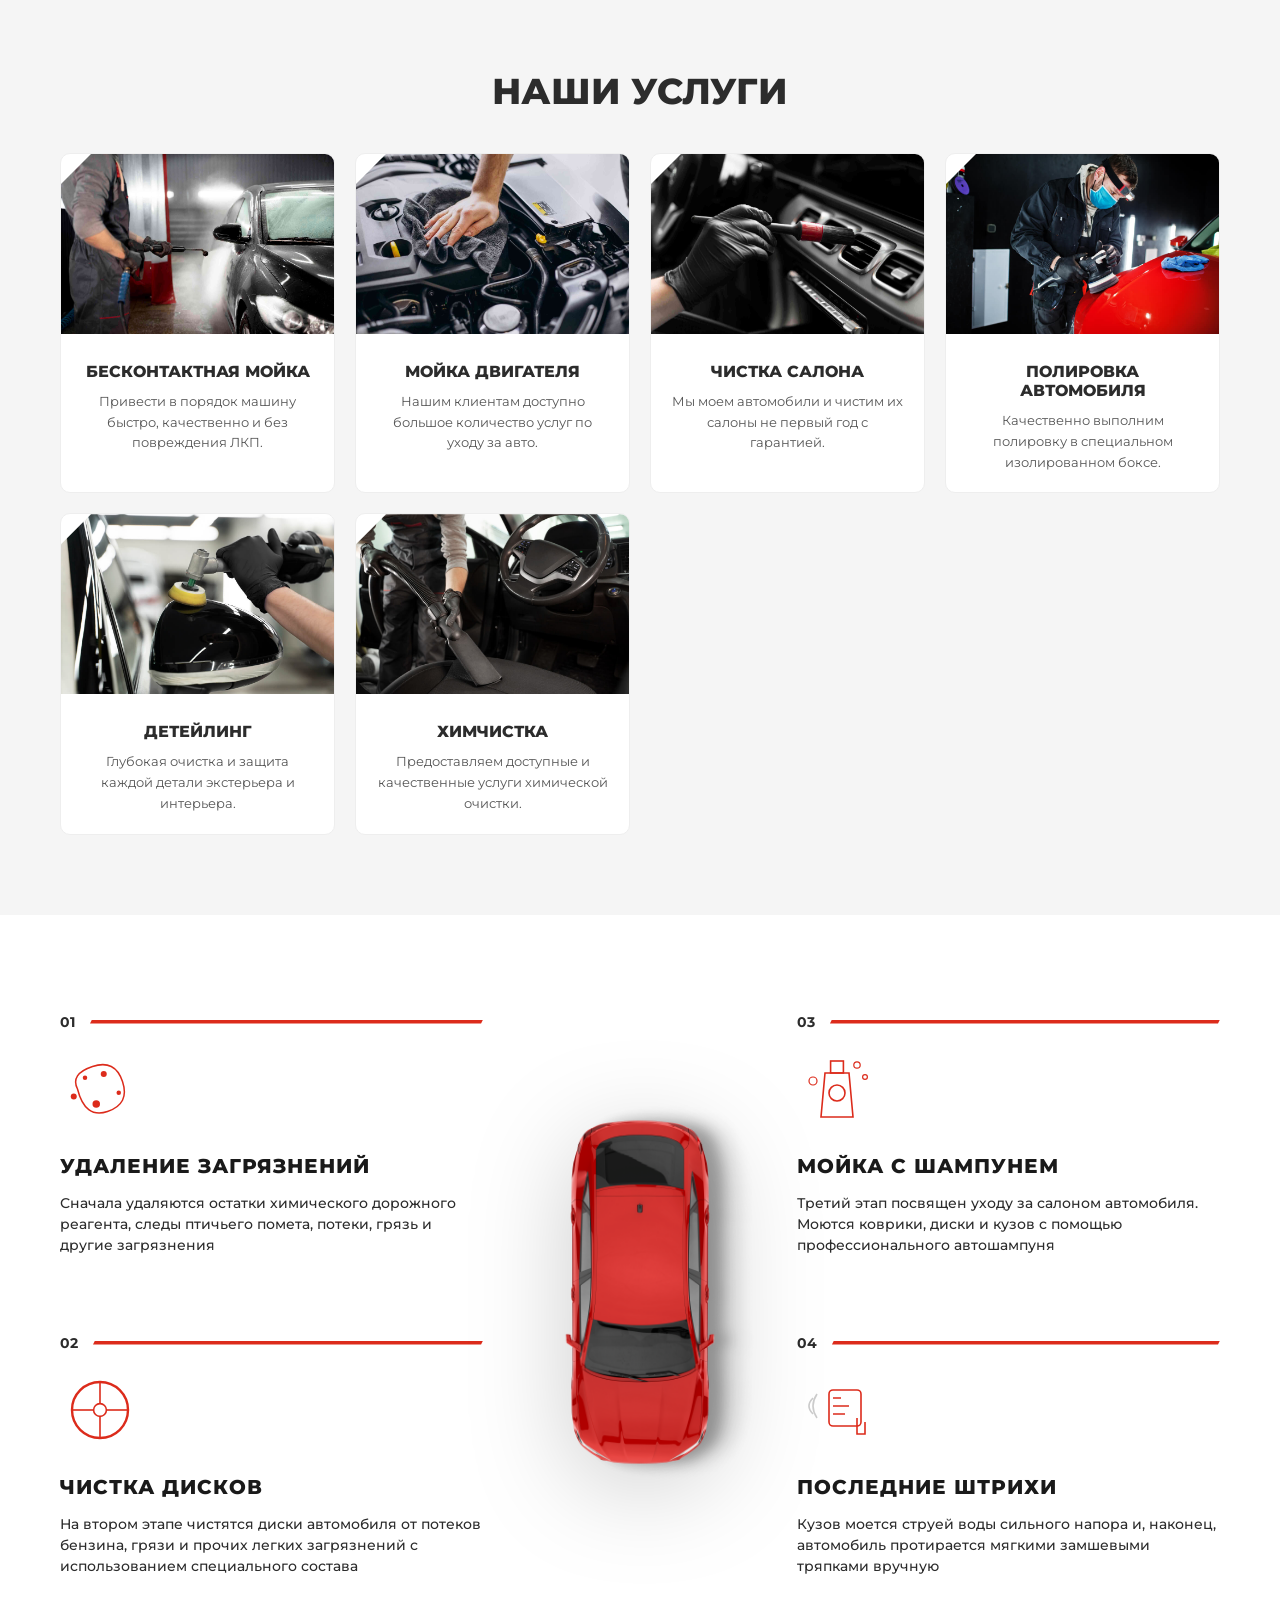
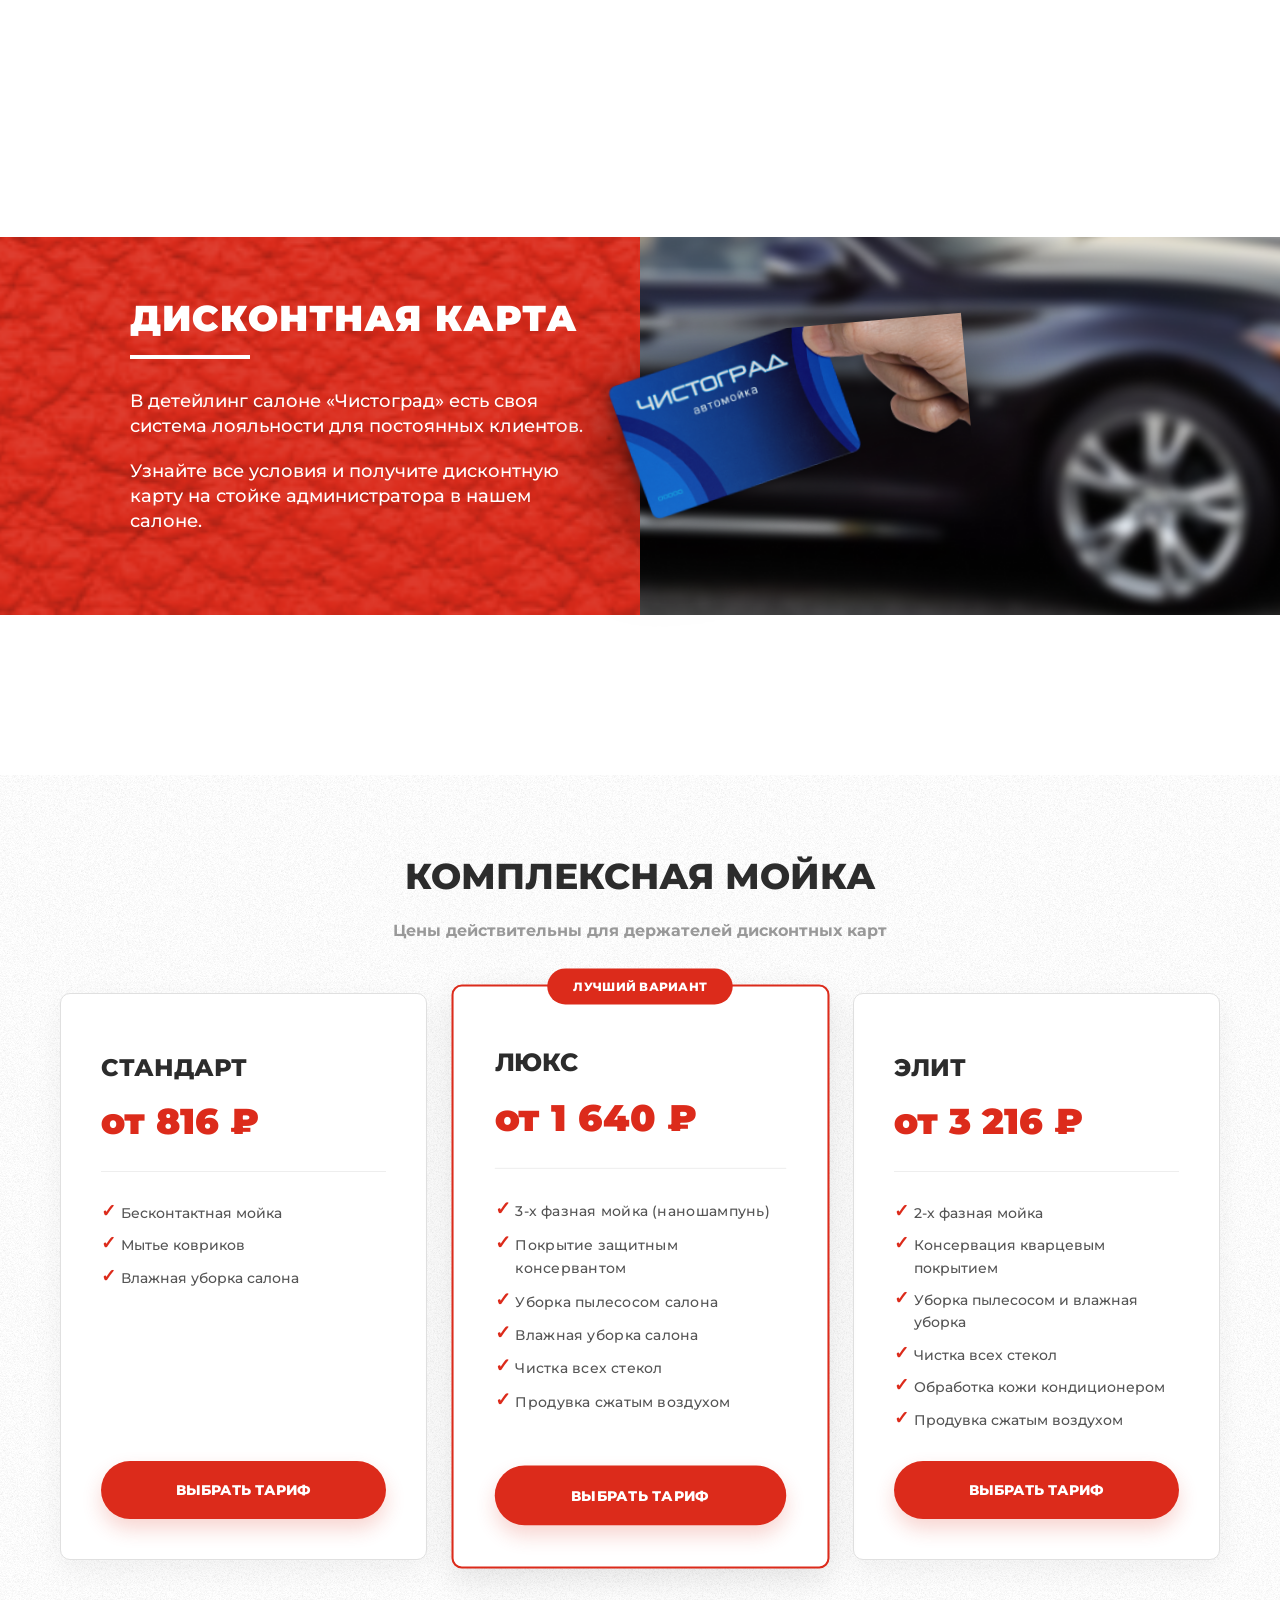
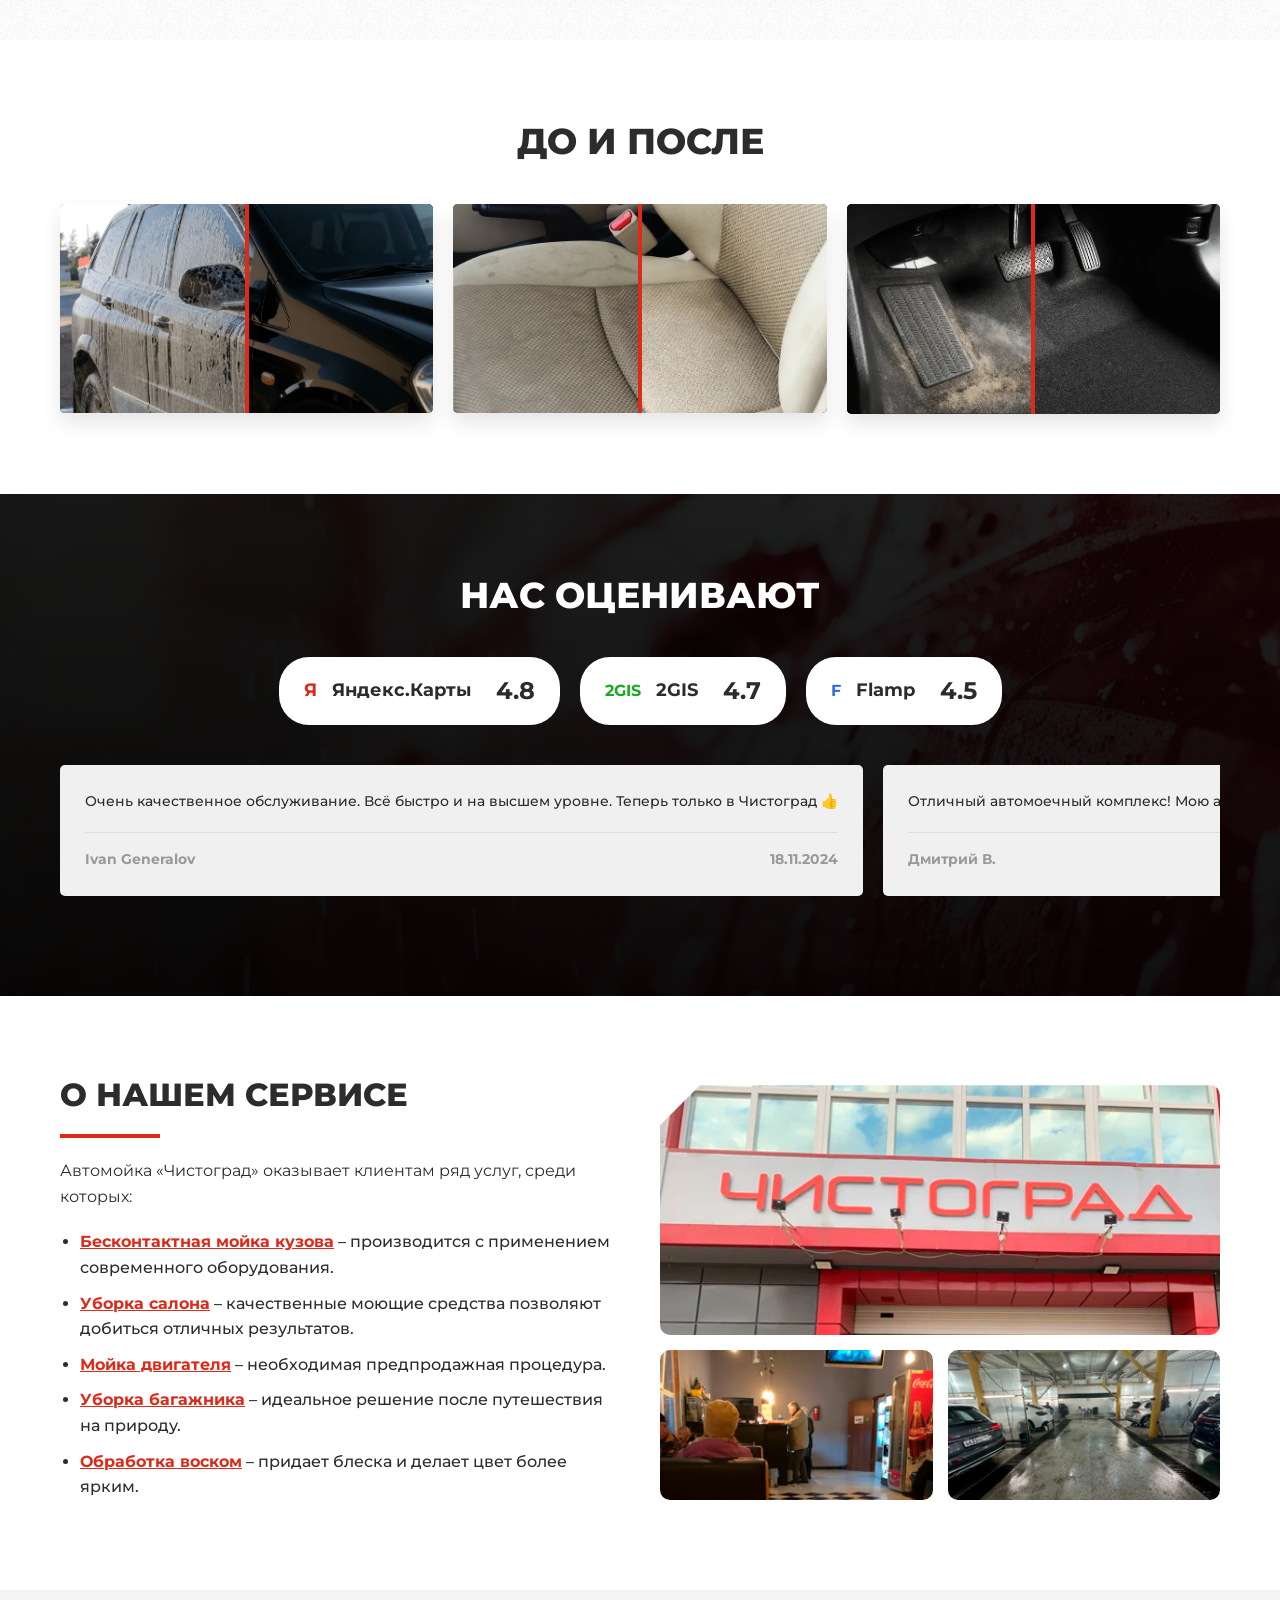
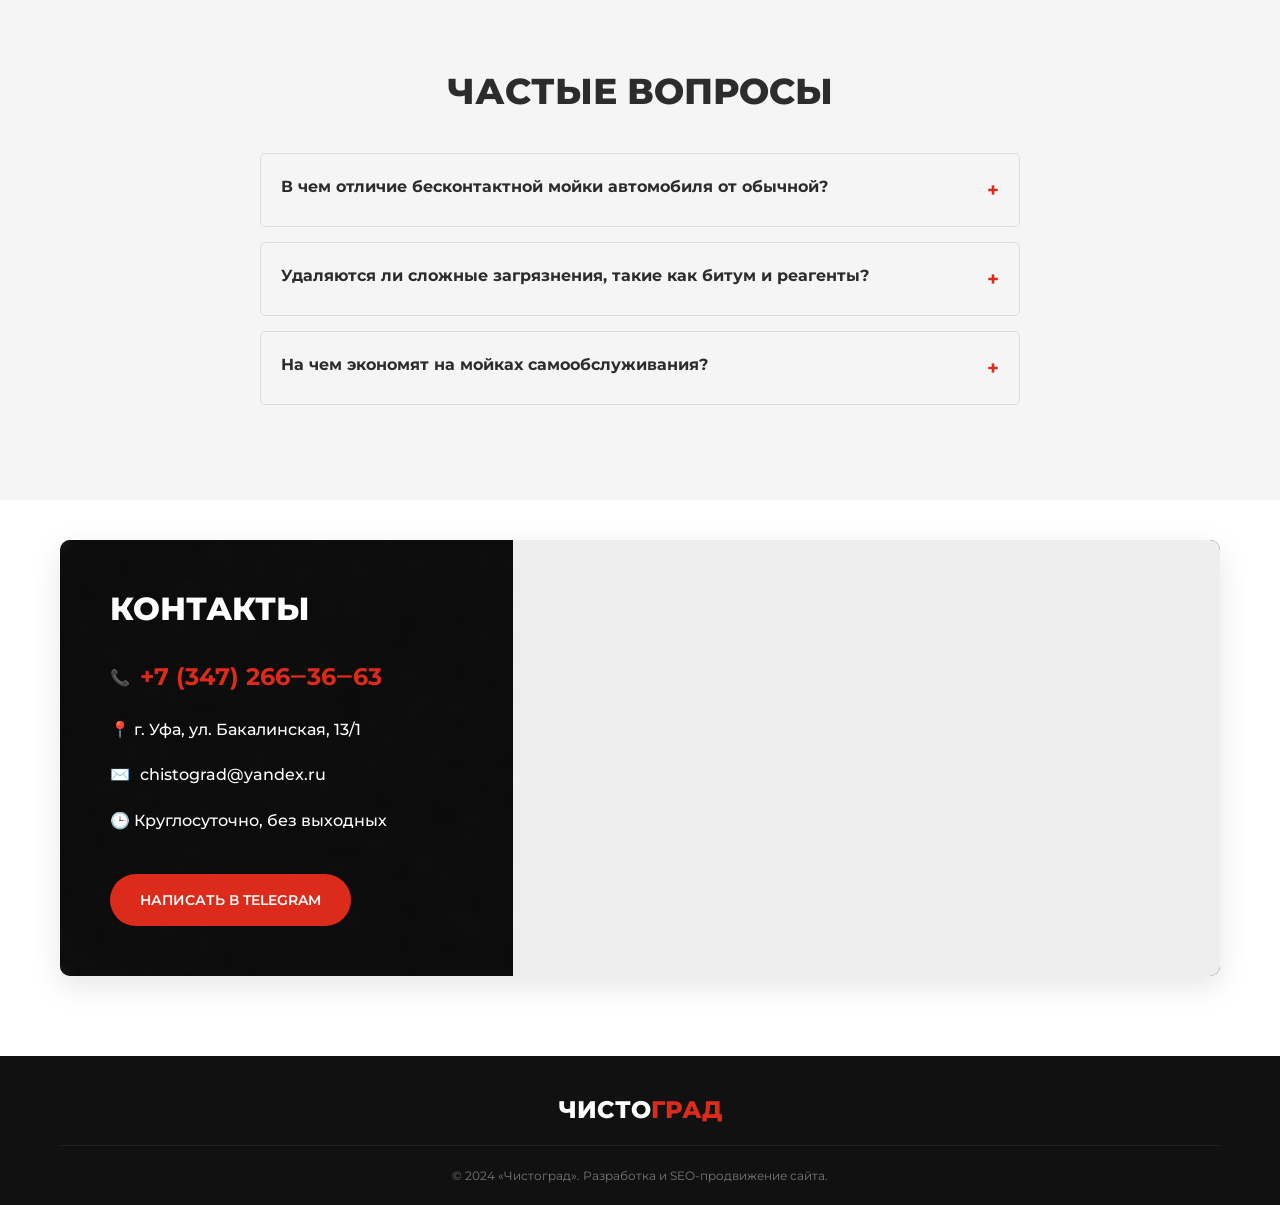
<file: ufa сайт/index.html>
<!DOCTYPE html>
<html lang="ru">
<head>
    <meta charset="UTF-8">
    <meta name="viewport" content="width=device-width, initial-scale=1.0">
    <meta name="description" content="Автомойка Чистоград в Уфе. Комплексная мойка, детейлинг, химчистка салона и полировка кузова.">
    <title>Автомойка в Уфе по доступной цене со скидкой 🥇 - Чистоград</title>
    
    <link rel="preconnect" href="https://fonts.googleapis.com">
    <link rel="preconnect" href="https://fonts.gstatic.com" crossorigin>
    <link href="https://fonts.googleapis.com/css2?family=Montserrat:wght@400;500;600;700;800&display=swap" rel="stylesheet">

    <style>
        /* БАЗОВЫЕ СТИЛИ */
        :root {
            --primary: #DC2B1B;
            --primary-dark: #A91E12;
            --dark: #1a1a1a;
            --bg-light: #f5f5f5;
            --text: #2C2C2C;
            --font: 'Montserrat', sans-serif;
        }
        * { margin: 0; padding: 0; box-sizing: border-box; }
        body { font-family: var(--font); color: var(--text); line-height: 1.6; background: #fff; overflow-x: hidden; }
        a { text-decoration: none; color: inherit; }
        ul { list-style: none; }
        .container { max-width: 1200px; margin: 0 auto; padding: 0 20px; }
        h1, h2, h3 { font-weight: 800; text-transform: uppercase; line-height: 1.2; }
        .section-title { font-size: 36px; margin-bottom: 40px; text-align: center; }
        section { padding: 80px 0; }

        /* КНОПКИ */
        .btn {
            display: inline-block; padding: 15px 30px; border-radius: 30px;
            background: var(--primary); color: #fff; font-weight: 600;
            text-transform: uppercase; font-size: 14px; transition: 0.3s; border: none; cursor: pointer;
        }
        .btn:hover { background: var(--primary-dark); }

        /* ШАПКА */
    .header {
        position: fixed;
        top: 0;
        left: 0;
        width: 100%;
        background: rgba(26, 26, 26, 0.95); /* Темный полупрозрачный фон */
        backdrop-filter: blur(10px);
        z-index: 1000;
        padding: 10px 0;
        color: #fff;
        border-bottom: 1px solid rgba(255, 255, 255, 0.1);
    }

    .header .container {
        display: flex;
        justify-content: space-between;
        align-items: center;
    }

    /* Логотип */
    .logo-block {
        display: flex;
        flex-direction: column;
        line-height: 1;
    }

    .logo {
        font-size: 26px;
        font-weight: 900;
        text-transform: uppercase;
        letter-spacing: 1px;
    }

    .logo span {
        color: var(--primary);
    }

    .logo-sub {
        font-size: 9px;
        text-transform: uppercase;
        color: #ccc;
        letter-spacing: 0.5px;
        margin-top: 2px;
        font-weight: 500;
    }

    /* Навигация */
    .nav {
        display: flex;
        gap: 25px;
    }

    .nav a {
        font-size: 13px;
        font-weight: 700;
        text-transform: uppercase;
        color: #fff;
        transition: color 0.3s;
    }

    .nav a:hover {
        color: var(--primary);
    }

    /* Правая часть */
    .header-right {
        display: flex;
        align-items: center;
        gap: 30px;
    }

    .phone {
        font-weight: 800;
        font-size: 18px;
        white-space: nowrap;
    }

    /* Блок "Работаем 24" */
    .work-status {
        display: flex;
        align-items: center;
        gap: 10px;
    }

    .icon-clock {
        width: 28px;
        height: 28px;
    }

    .status-text {
        display: flex;
        flex-direction: column;
        font-size: 9px;
        text-transform: uppercase;
        line-height: 1.2;
        font-weight: 800;
    }

    /* Кнопка с иконкой TG */
    .btn-header {
        background-color: var(--primary);
        color: #fff;
        padding: 12px 25px;
        border-radius: 50px;
        font-size: 13px;
        font-weight: 800;
        text-transform: uppercase;
        display: flex;
        align-items: center;
        gap: 10px;
        transition: 0.3s;
    }

    .btn-header:hover {
        background-color: var(--primary-dark);
        transform: translateY(-2px);
    }

    .icon-tg {
        width: 18px;
        height: 18px;
    }

    /* Адаптивность */
    @media (max-width: 1100px) {
        .nav { gap: 15px; }
        .header-right { gap: 15px; }
        .work-status { display: none; } /* Прячем статус на средних экранах */
    }

    @media (max-width: 900px) {
        .nav { display: none; } /* Прячем меню на планшетах */
        .logo-sub { display: none; }
    }

        /* ГЛАВНЫЙ ЭКРАН */
        .hero {
            height: 100vh; min-height: 600px;
            background: url('images/main-banner.png') center/cover no-repeat;
            display: flex; align-items: center; color: #fff; padding-top: 70px; position: relative;
        }
        /* Затемнение баннера для читаемости */
        .hero::before { content: ''; position: absolute; top:0; left:0; width:100%; height:100%; background: rgba(0,0,0,0.5); z-index: 1; }
        .hero .container { position: relative; z-index: 2; }
        .hero h1 { font-size: 48px; max-width: 800px; margin-bottom: 20px; }

        /* ПРЕИМУЩЕСТВА */
        .adv-grid { display: grid; grid-template-columns: repeat(4, 1fr); gap: 20px; margin-top: -60px; position: relative; z-index: 10; }
        .adv-card { background: var(--primary-dark); color: #fff; padding: 30px 20px; border-radius: 5px; text-align: center; }
        .adv-card h3 { font-size: 18px; margin-bottom: 10px; }
        .adv-card p { font-size: 13px; }

        /* О НАС (ГАЛЕРЕЯ ИЗ 3 ФОТО) */
        .about-wrap { display: flex; gap: 50px; align-items: center; }
        .about-text { flex: 1; }
        .about-text h2 { margin-bottom: 20px; font-size: 32px; }
        .about-gallery { flex: 1; display: flex; flex-direction: column; gap: 15px; }
        .about-gallery img.main-img { width: 100%; height: 250px; object-fit: cover; border-radius: 10px; clip-path: polygon(40px 0, 100% 0, 100% 100%, 0 100%, 0 40px); }
        .about-gallery-sub { display: flex; gap: 15px; }
        .about-gallery-sub img { width: calc(50% - 7.5px); height: 150px; object-fit: cover; border-radius: 10px; }

        /* УСЛУГИ */
        .services-grid { display: grid; grid-template-columns: repeat(auto-fit, minmax(250px, 1fr)); gap: 20px; }
        .service-card { background: #fff; border-radius: 10px; overflow: hidden; text-align: center; transition: 0.3s; border: 1px solid #eee; }
        .service-card:hover { transform: translateY(-5px); box-shadow: 0 10px 20px rgba(0,0,0,0.1); border-color: var(--primary); }
        .service-card img { width: 100%; height: 180px; object-fit: cover; clip-path: polygon(30px 0, 100% 0, 100% 100%, 0 100%, 0 30px); }
        .service-card-info { padding: 20px; }
        .service-card h3 { font-size: 16px; margin-bottom: 10px; text-transform: uppercase; font-weight: 800;}

        /* ЭТАПЫ РАБОТЫ (С КРАСНОЙ МАШИНОЙ В ЦЕНТРЕ) */
        .stages-wrap { display: flex; align-items: center; justify-content: center; gap: 40px; margin-top: 40px; }
        .stages-column { display: flex; flex-direction: column; gap: 40px; flex: 1; }
        .stage-item { display: flex; gap: 20px; align-items: flex-start; }
        .stage-num { font-size: 40px; font-weight: 800; color: var(--primary); line-height: 1; }
        .stages-center-img { flex: 0.5; text-align: center; }
        .stages-center-img img { max-width: 100%; height: auto; }

        /* ДИСКОНТНАЯ КАРТА (ИЗ РЕАЛЬНЫХ ФОТО) */
        .discount { background: url('images/leather.png') center/cover; color: #fff; border-radius: 10px; margin: 80px 20px; display: flex; align-items: center; justify-content: space-between; position: relative; overflow: hidden; }
        .discount-text { max-width: 50%; padding: 60px; position: relative; z-index: 2; }
        .discount h2 { font-size: 32px; margin-bottom: 20px; color: #fff; }
        .discount-img-bg { position: absolute; top: 0; right: 0; width: 50%; height: 100%; background: url('images/car.png') center/cover; z-index: 1; }
        .discount-card { position: absolute; right: 5%; top: 50%; transform: translateY(-50%) rotate(-5deg); max-width: 300px; z-index: 3; box-shadow: 0 10px 30px rgba(0,0,0,0.5); border-radius: 10px;}

        /* ЦЕНЫ */
        .prices { background: url('images/gray-background.png') center/cover; }
        .price-grid { display: grid; grid-template-columns: repeat(3, 1fr); gap: 30px; }
        .price-card { background: #fff; padding: 40px 30px; border-radius: 10px; position: relative; border: 1px solid #ddd; box-shadow: 5px 5px 15px rgba(0,0,0,0.05); }
        .price-card.popular { border: 3px solid var(--primary); transform: scale(1.05); z-index: 2; box-shadow: 0 10px 30px rgba(0,0,0,0.1); }
        .price-card.popular::before { content: 'Лучший вариант'; position: absolute; top: -12px; left: 50%; transform: translateX(-50%); background: var(--primary); color: #fff; padding: 5px 15px; border-radius: 20px; font-weight: 700; font-size: 12px; }
        .price-card h3 { font-size: 24px; margin-bottom: 10px; }
        .price-card .price { font-size: 32px; font-weight: 800; color: var(--primary); margin-bottom: 20px; padding-bottom: 20px; border-bottom: 1px solid #eee; }
        .price-card ul { margin-bottom: 30px; }
        .price-card ul li { font-size: 14px; margin-bottom: 10px; padding-left: 20px; position: relative; }
        .price-card ul li::before { content: '✓'; color: var(--primary); position: absolute; left: 0; font-weight: bold; }

        /* ОТЗЫВЫ И РЕЙТИНГИ */
        .reviews { background: linear-gradient(rgba(0,0,0,0.8), rgba(0,0,0,0.9)), url('images/reviews-bg.webp') center/cover; color: #fff; padding: 80px 0; }
        .ratings-flex { display: flex; gap: 20px; margin-bottom: 40px; justify-content: center; flex-wrap: wrap; }
        .rating-badge { background: #fff; color: var(--text); padding: 15px 25px; border-radius: 30px; display: flex; align-items: center; gap: 15px; font-weight: bold; font-size: 18px; text-decoration: none;}
        
        .reviews-slider { display: flex; overflow-x: auto; gap: 20px; padding-bottom: 20px; scroll-snap-type: x mandatory; }
        .reviews-slider::-webkit-scrollbar { height: 8px; }
        .reviews-slider::-webkit-scrollbar-thumb { background: var(--primary); border-radius: 4px; }
        .review-card { background: #f0f0f0; color: var(--text); padding: 25px; border-radius: 5px; min-width: 320px; flex-shrink: 0; scroll-snap-align: start; display: flex; flex-direction: column; justify-content: space-between; }
        .review-text { font-size: 14px; margin-bottom: 20px; font-weight: 500;}
        .review-author { font-weight: bold; color: #999; border-top: 1px solid #ddd; padding-top: 15px; display: flex; justify-content: space-between; font-size: 14px;}

        /* ДО И ПОСЛЕ (3 ШТУКИ) */
        .before-after-wrap { display: grid; grid-template-columns: repeat(3, 1fr); gap: 20px; margin-top: 40px;}
        .ba-container { position: relative; width: 100%; aspect-ratio: 16/9; border-radius: 5px; overflow: hidden; box-shadow: 0 10px 20px rgba(0,0,0,0.1); background: #000;}
        .ba-img { position: absolute; top: 0; left: 0; width: 100%; height: 100%; object-fit: cover; }
        .ba-img-after { clip-path: polygon(0 0, 50% 0, 50% 100%, 0 100%); }
        .ba-slider { position: absolute; -webkit-appearance: none; appearance: none; width: 100%; height: 100%; background: transparent; outline: none; margin: 0; z-index: 10; cursor: ew-resize; }
        .ba-slider::-webkit-slider-thumb { -webkit-appearance: none; appearance: none; width: 4px; height: 300px; background: var(--primary); cursor: ew-resize; }

        /* О НАШЕМ СЕРВИСЕ (SEO) */
        .seo-text-wrap { display: flex; gap: 40px; align-items: center; }
        .seo-text-wrap ul { margin-left: 20px; list-style: disc; margin-top: 20px; }
        .seo-text-wrap ul li { margin-bottom: 10px; font-weight: 500;}
        .seo-text-wrap a { color: var(--primary); font-weight: bold; text-decoration: underline; }

        /* FAQ */
        details { background: var(--bg-light); padding: 20px; border-radius: 5px; margin-bottom: 15px; cursor: pointer; border: 1px solid #ddd; }
        summary { font-weight: 700; outline: none; list-style: none; display: flex; justify-content: space-between; }
        summary::after { content: '+'; color: var(--primary); font-size: 20px; }
        details[open] summary::after { content: '-'; }
        .faq-content { margin-top: 15px; color: #555; font-size: 14px; font-weight: 500;}

        /* КОНТАКТЫ */
        .contacts-wrap { display: flex; gap: 0; margin-top: 40px; border-radius: 10px; overflow: hidden; box-shadow: 0 10px 30px rgba(0,0,0,0.1); background: url('images/dark-background.png') center/cover; }
        .contacts-info { color: #fff; padding: 50px; flex: 1; background: rgba(0,0,0,0.7); backdrop-filter: blur(5px);}
        .contacts-info p { margin-bottom: 20px; display: flex; align-items: center; gap: 10px; font-weight: 500;}
        .contacts-map { flex: 2; min-height: 400px; background: #eee; }
        .contacts-map iframe { width: 100%; height: 100%; border: none; }

        /* ПОДВАЛ */
        .footer { background: #111; color: #fff; padding: 40px 0 20px; text-align: center; }
        .footer p { color: #777; font-size: 12px; margin-top: 20px; border-top: 1px solid #222; padding-top: 20px; }

        /* АДАПТИВ */
        @media (max-width: 992px) {
            .adv-grid, .price-grid { grid-template-columns: repeat(2, 1fr); }
            .about-wrap, .seo-text-wrap, .discount, .contacts-wrap, .stages-wrap { flex-direction: column; }
            .discount-text { max-width: 100%; padding: 40px 20px; text-align: center; }
            .discount-img-bg { position: relative; width: 100%; height: 300px; }
            .discount-card { right: 50%; transform: translate(50%, -50%) rotate(0deg); }
            .price-card.popular { transform: scale(1); }
            .before-after-wrap { grid-template-columns: 1fr; }
        }
        @media (max-width: 768px) {
            .nav, .header-contacts .btn { display: none; }
            .adv-grid, .price-grid { grid-template-columns: 1fr; }
            .hero { background: linear-gradient(rgba(0,0,0,0.5), rgba(0,0,0,0.7)), url('images/main-banner-mobile.png') center/cover; }
            .hero h1 { font-size: 32px; }
            .header-contacts { margin-left: auto; }
            .stages-center-img { display: none; } /* Скрываем машинку на мобилках для удобства */
        }
    </style>
</head>
<body>

    <!-- ШАПКА -->
   <header class="header">
    <div class="container">
        <!-- Логотип с подзаголовком -->
        <div class="logo-block">
            <a href="/" class="logo">ЧИСТО<span>ГРАД</span></a>
            <span class="logo-sub">автомобильный детейлинг</span>
        </div>

        <!-- Навигация -->
        <nav class="nav">
            <a href="about.html">О нас</a>
            <a href="#services">Услуги</a>
            <a href="price.html">Цены</a>
            <a href="blog.html">Блог</a>
            <a href="contacts.html">Контакты</a>
        </nav>

        <!-- Контакты и статус -->
        <div class="header-right">
            <a href="tel:+73472663663" class="phone">+7 (347) 266‒36‒63</a>
            
            <div class="work-status">
             
                <div class="status-text">
                    <span>Работаем</span>
                    <span>круглосуточно</span>
                </div>
            </div>

            <a href="https://t.me/ChistogradAMK" target="_blank" class="btn-header">
                <svg class="icon-tg" viewBox="0 0 24 24" fill="white">
                    <path d="M12 0c-6.627 0-12 5.373-12 12s5.373 12 12 12 12-5.373 12-12-5.373-12-12-12zm5.891 8.146l-1.92 8.941c-.145.628-.512.786-1.038.491l-2.922-2.148-1.41 1.354c-.155.155-.285.285-.585.285l.209-2.964 5.407-4.88c.232-.21-.051-.326-.356-.118l-6.68 4.201-2.871-.894c-.628-.198-.641-.628.131-.926l11.218-4.321c.519-.191.974.124.818.979z"/>
                </svg>
                Записаться
            </a>
        </div>
    </div>
</header>

    <!-- ГЛАВНЫЙ БАННЕР -->
    <section class="hero">
        <div class="container">
            <h1>Современная автомойка с полным спектром детейлинг услуг</h1>
            <p style="font-size: 18px; margin-bottom: 30px; font-weight: 500;">Работаем круглосуточно, без выходных в Уфе</p>
            <a href="https://t.me/ChistogradAMK" target="_blank" class="btn">Написать в Telegram</a>
        </div>
    </section>

    <!-- ПРЕИМУЩЕСТВА -->
    <div class="container">
        <div class="adv-grid">
            <div class="adv-card">
                <h3>Качество</h3>
                <p>Мы используем современное оборудование, а так же качественные составы для мойки автомобилей</p>
            </div>
            <div class="adv-card">
                <h3>Сервис</h3>
                <p>Сотрудники мойки – специалисты с большим опытом, поэтому результат работы всегда превосходен</p>
            </div>
            <div class="adv-card">
                <h3>Стоимость</h3>
                <p>Наши клиенты получают качественную и быструю работу по доступной и приятной стоимости</p>
            </div>
            <div class="adv-card">
                <h3>Комфорт</h3>
                <p>Мы оборудовали для наших клиентов удобное кафе, в котором можно выпить чашечку кофе</p>
            </div>
        </div>
    </div>

    <!-- О НАС -->
    <section id="about">
        <div class="container about-wrap">
            <div class="about-text">
                <h2 class="section-title" style="text-align: left;">О нас</h2>
                <p>«Чистоград» — это профессиональная автомойка в Уфе, где ваш автомобиль получает качественный и комплексный уход. Мы предлагаем широкий спектр услуг — от стандартной мойки и химчистки салона до полировки, обработки защитными покрытиями и детейлинга.</p>
                <br>
                <p>Мы постоянно совершенствуем технологии и методы работы, чтобы ваш автомобиль всегда выглядел безупречно. Попробовав наши услуги однажды, вы обязательно вернетесь снова.</p>
            </div>
            <!-- ГАЛЕРЕЯ ИЗ ВАШИХ ФОТО -->
            <div class="about-gallery">
                <img src="images/about-1.png" alt="Автомойка Чистоград" class="main-img">
                <div class="about-gallery-sub">
                    <img src="images/about-2.png" alt="Наш сервис">
                    <img src="images/about-3.png" alt="Зал ожидания">
                </div>
            </div>
        </div>
    </section>

    <!-- УСЛУГИ -->
    <section id="services" style="background: var(--bg-light);">
        <div class="container">
            <h2 class="section-title">Наши Услуги</h2>
            <div class="services-grid">
                <div class="service-card">
                    <img src="images/pomJkFoxWHPV52U7td3lPebIlb2EB2bnUv6olTiE.jpg" alt="Бесконтактная мойка">
                    <div class="service-card-info">
                        <h3>Бесконтактная мойка</h3>
                        <p style="font-size: 13px; color: #555;">Привести в порядок машину быстро, качественно и без повреждения ЛКП.</p>
                    </div>
                </div>
                <div class="service-card">
                    <img src="images/WWgUgioWvRNLjXpm09p8F2pX9nDo1lVpbLqbSqAu.jpg" alt="Мойка двигателя">
                    <div class="service-card-info">
                        <h3>Мойка двигателя</h3>
                        <p style="font-size: 13px; color: #555;">Нашим клиентам доступно большое количество услуг по уходу за авто.</p>
                    </div>
                </div>
                <div class="service-card">
                    <img src="images/8IlnojbspYvvkaD7JleFHmER1d2xwNjM1GMClgLq.jpg" alt="Чистка салона">
                    <div class="service-card-info">
                        <h3>Чистка салона</h3>
                        <p style="font-size: 13px; color: #555;">Мы моем автомобили и чистим их салоны не первый год с гарантией.</p>
                    </div>
                </div>
                <div class="service-card">
                    <img src="images/r4gD9nrsLZRz0xuqKvMfuVdXjfRCxUgk0Ofv0YGb.jpg" alt="Полировка">
                    <div class="service-card-info">
                        <h3>Полировка автомобиля</h3>
                        <p style="font-size: 13px; color: #555;">Качественно выполним полировку в специальном изолированном боксе.</p>
                    </div>
                </div>
                <div class="service-card">
                    <img src="images/sR1UXjKMjMmS37lkNv86c5kWX7GRV8nwmAkJwGI7.jpg" alt="Детейлинг">
                    <div class="service-card-info">
                        <h3>Детейлинг</h3>
                        <p style="font-size: 13px; color: #555;">Глубокая очистка и защита каждой детали экстерьера и интерьера.</p>
                    </div>
                </div>
                <div class="service-card">
                    <img src="images/c0G86LQRDyjiw20PtCEZUrmbwEAYmg6qjD5ZvQKz.jpg" alt="Химчистка">
                    <div class="service-card-info">
                        <h3>Химчистка</h3>
                        <p style="font-size: 13px; color: #555;">Предоставляем доступные и качественные услуги химической очистки.</p>
                    </div>
                </div>
            </div>
        </div>
    </section>

    <!-- ЭТАПЫ РАБОТЫ (С КРАСНОЙ МАШИНОЙ В ЦЕНТРЕ) -->
    <!-- ЭТАПЫ РАБОТЫ -->
<section class="stages">
    <div class="container">
        <div class="stages-layout">
            
            <!-- Левая колонка (01 и 02) -->
            <div class="stages-col">
                <div class="stage-card">
                    <div class="stage-header">
                        <span class="stage-num">01</span>
                        <div class="stage-line"></div>
                    </div>
                    <div class="stage-icon">
                        <!-- Иконка 01 (Пятна/Грязь) -->
                        <svg width="80" height="60" viewBox="0 0 100 80">
                            <path d="M20,40 Q10,20 40,10 T80,30 T60,70 T20,40" fill="none" stroke="#DC2B1B" stroke-width="2"/>
                            <circle cx="30" cy="25" r="3" fill="#DC2B1B"/><circle cx="55" cy="20" r="4" fill="#DC2B1B"/>
                            <circle cx="75" cy="45" r="3" fill="#DC2B1B"/><circle cx="45" cy="60" r="5" fill="#DC2B1B"/>
                            <circle cx="15" cy="50" r="4" fill="#DC2B1B"/>
                        </svg>
                    </div>
                    <h3 class="stage-title">Удаление загрязнений</h3>
                    <p class="stage-desc">Сначала удаляются остатки химического дорожного реагента, следы птичьего помета, потеки, грязь и другие загрязнения</p>
                </div>

                <div class="stage-card">
                    <div class="stage-header">
                        <span class="stage-num">02</span>
                        <div class="stage-line"></div>
                    </div>
                    <div class="stage-icon">
                        <!-- Иконка 02 (Колесо) -->
                        <svg width="80" height="80" viewBox="0 0 100 100">
                            <circle cx="50" cy="50" r="35" fill="none" stroke="#DC2B1B" stroke-width="3"/>
                            <circle cx="50" cy="50" r="8" fill="none" stroke="#DC2B1B" stroke-width="2"/>
                            <line x1="50" y1="15" x2="50" y2="42" stroke="#DC2B1B" stroke-width="2"/>
                            <line x1="50" y1="58" x2="50" y2="85" stroke="#DC2B1B" stroke-width="2"/>
                            <line x1="15" y1="50" x2="42" y2="50" stroke="#DC2B1B" stroke-width="2"/>
                            <line x1="58" y1="50" x2="85" y2="50" stroke="#DC2B1B" stroke-width="2"/>
                        </svg>
                    </div>
                    <h3 class="stage-title">Чистка дисков</h3>
                    <p class="stage-desc">На втором этапе чистятся диски автомобиля от потеков бензина, грязи и прочих легких загрязнений с использованием специального состава</p>
                </div>
            </div>

            <!-- Центральная колонка (Машина) -->
            <div class="stages-car">
                <img src="images/stages-img.png" alt="Красная машина вид сверху">
            </div>

            <!-- Правая колонка (03 и 04) -->
            <div class="stages-col">
                <div class="stage-card">
                    <div class="stage-header">
                        <span class="stage-num">03</span>
                        <div class="stage-line"></div>
                    </div>
                    <div class="stage-icon">
                        <!-- Иконка 03 (Шампунь) -->
                        <svg width="80" height="80" viewBox="0 0 100 100">
                            <path d="M35,30 L65,30 L70,85 L30,85 Z" fill="none" stroke="#DC2B1B" stroke-width="2"/>
                            <rect x="42" y="15" width="16" height="15" fill="none" stroke="#DC2B1B" stroke-width="2"/>
                            <circle cx="50" cy="55" r="10" fill="none" stroke="#DC2B1B" stroke-width="2"/>
                            <circle cx="75" cy="20" r="4" fill="none" stroke="#DC2B1B" stroke-width="1.5"/>
                            <circle cx="85" cy="35" r="3" fill="none" stroke="#DC2B1B" stroke-width="1.5"/>
                            <circle cx="20" cy="40" r="5" fill="none" stroke="#DC2B1B" stroke-width="1.5"/>
                        </svg>
                    </div>
                    <h3 class="stage-title">Мойка с шампунем</h3>
                    <p class="stage-desc">Третий этап посвящен уходу за салоном автомобиля. Моются коврики, диски и кузов с помощью профессионального автошампуня</p>
                </div>

                <div class="stage-card">
                    <div class="stage-header">
                        <span class="stage-num">04</span>
                        <div class="stage-line"></div>
                    </div>
                    <div class="stage-icon">
                        <!-- Иконка 04 (Протирка) -->
                        <svg width="80" height="80" viewBox="0 0 100 100">
                            <rect x="40" y="25" width="40" height="45" rx="5" fill="none" stroke="#DC2B1B" stroke-width="2"/>
                            <path d="M45,35 L55,35 M45,45 L65,45 M45,55 L60,55" stroke="#DC2B1B" stroke-width="2"/>
                            <path d="M20,35 Q10,45 20,55 M25,30 Q15,45 25,60" fill="none" stroke="#ccc" stroke-width="2"/>
                            <path d="M75,60 L75,80 L85,80 L85,65" fill="none" stroke="#DC2B1B" stroke-width="2"/>
                        </svg>
                    </div>
                    <h3 class="stage-title">Последние штрихи</h3>
                    <p class="stage-desc">Кузов моется струей воды сильного напора и, наконец, автомобиль протирается мягкими замшевыми тряпками вручную</p>
                </div>
            </div>

        </div>
    </div>
</section>

<style>
    .stages { padding: 100px 0; background: #fff; }
    .stages-layout { 
        display: grid; 
        grid-template-columns: 1fr 0.6fr 1fr; 
        gap: 30px; 
        align-items: center;
    }
    .stages-col { display: flex; flex-direction: column; gap: 80px; }
    
    .stage-card { display: flex; flex-direction: column; }
    
    /* Шапка карточки: Номер и Линия */
    .stage-header { display: flex; align-items: center; gap: 15px; margin-bottom: 20px; }
    .stage-num { font-size: 14px; font-weight: 700; color: #2C2C2C; }
    .stage-line { 
        height: 4px; flex-grow: 1; background: var(--primary); 
        clip-path: polygon(2px 0, 100% 0, calc(100% - 2px) 100%, 0 100%);
    }

    .stage-icon { margin-bottom: 25px; height: 80px; display: flex; align-items: center; }
    
    .stage-title { 
        font-family: 'Montserrat', sans-serif; /* Можно заменить на Venus Rising если подключен */
        font-size: 20px; font-weight: 800; color: #1a1a1a; 
        margin-bottom: 15px; text-transform: uppercase; letter-spacing: 1px;
    }
    
    .stage-desc { font-size: 14px; color: #2C2C2C; font-weight: 500; line-height: 1.5; }

    .stages-car { text-align: center; }
    .stages-car img { max-width: 100%; height: auto; filter: drop-shadow(0 20px 50px rgba(0,0,0,0.2)); }

    /* Адаптив для мобильных */
    @media (max-width: 1024px) {
        .stages-layout { grid-template-columns: 1fr; }
        .stages-car { display: none; }
        .stages-col { gap: 40px; }
    }
</style>

    <!-- ДИСКОНТНАЯ КАРТА (ИЗ ВАШИХ ФОНОВ И ФОТО) -->
  <!-- РАЗДЕЛ ДИСКОНТНАЯ КАРТА НА ВСЮ ШИРИНУ -->
<section class="discount-full">
    <!-- Левая часть с текстом -->
    <div class="discount-left">
        <div class="discount-content">
            <h2 class="discount-title">Дисконтная карта</h2>
            <div class="discount-line"></div>
            <div class="discount-info">
                <p>В детейлинг салоне «Чистоград» есть своя система лояльности для постоянных клиентов.</p>
                <p>Узнайте все условия и получите дисконтную карту на стойке администратора в нашем салоне.</p>
            </div>
        </div>
    </div>
    
    <!-- Правая часть с машиной и картой -->
    <div class="discount-right">
        <!-- Рука с картой -->
        <img src="images/card.png" alt="Карта Чистоград" class="card-float">
    </div>
</section>

<style>
    .discount-full {
        display: flex;
        width: 100%;
        min-height: 450px; /* Высота блока */
        margin: 80px 0;
        overflow: hidden;
    }

    /* Левая сторона - Кожа */
    .discount-left {
        flex: 1;
        background: url('images/leather.png') center/cover no-repeat;
        display: flex;
        justify-content: flex-end; /* Выравниваем содержимое к центру экрана */
        align-items: center;
        padding: 60px 0;
    }

    /* Ограничитель для текста, чтобы он не уезжал слишком далеко влево */
    .discount-content {
        max-width: 550px;
        padding: 0 40px;
        color: #fff;
    }

    .discount-title {
        font-size: clamp(24px, 4vw, 36px); /* Адаптивный размер шрифта */
        margin-bottom: 15px;
        font-weight: 900;
        letter-spacing: 1px;
    }

    .discount-line {
        width: 120px;
        height: 4px;
        background: #fff;
        margin-bottom: 30px;
    }

    .discount-info p {
        font-size: 18px;
        margin-bottom: 20px;
        font-weight: 500;
        line-height: 1.4;
    }

    /* Правая сторона - Машина */
    .discount-right {
        flex: 1;
        background: url('images/car.png') center/cover no-repeat;
        position: relative;
        display: flex;
        align-items: center;
    }

    /* Летающая карта */
    .card-float {
        position: absolute;
        left: -50px; /* Смещаем немного на левую половину, как на макете */
        width: 380px;
        max-width: 80%;
        transform: rotate(-5deg);
        filter: drop-shadow(0 20px 40px rgba(0,0,0,0.6));
        z-index: 10;
        pointer-events: none;
    }

    /* Адаптив для планшетов и мобилок */
    @media (max-width: 1024px) {
        .discount-full {
            flex-direction: column;
            min-height: auto;
        }
        .discount-left {
            justify-content: center;
            text-align: center;
        }
        .discount-content {
            padding: 60px 20px;
        }
        .discount-line {
            margin: 0 auto 30px;
        }
        .discount-right {
            height: 350px;
            flex: none;
        }
        .card-float {
            left: 50%;
            transform: translateX(-50%) rotate(-5deg);
        }
    }

    @media (max-width: 480px) {
        .discount-right {
            height: 250px;
        }
        .card-float {
            width: 280px;
        }
    }
</style>

    <!-- ЦЕНЫ -->
   <!-- ЦЕНЫ -->
<section id="prices" class="prices-section">
    <div class="container">
        <h2 class="section-title">Комплексная мойка</h2>
        <p class="prices-subtitle">Цены действительны для держателей дисконтных карт</p>
        
        <div class="price-grid">
            <!-- СТАНДАРТ -->
            <div class="price-card">
                <div class="price-content">
                    <h3 class="card-name">Стандарт</h3>
                    <div class="card-price">от 816 ₽</div>
                    <div class="card-line"></div>
                    <ul class="features-list">
                        <li>Бесконтактная мойка</li>
                        <li>Мытье ковриков</li>
                        <li>Влажная уборка салона</li>
                    </ul>
                </div>
                <a href="https://t.me/ChistogradAMK" class="btn-price">Выбрать тариф</a>
            </div>

            <!-- ЛЮКС -->
            <div class="price-card popular">
                <div class="badge-best">Лучший вариант</div>
                <div class="price-content">
                    <h3 class="card-name">Люкс</h3>
                    <div class="card-price">от 1 640 ₽</div>
                    <div class="card-line"></div>
                    <ul class="features-list">
                        <li>3-х фазная мойка (наношампунь)</li>
                        <li>Покрытие защитным консервантом</li>
                        <li>Уборка пылесосом салона</li>
                        <li>Влажная уборка салона</li>
                        <li>Чистка всех стекол</li>
                        <li>Продувка сжатым воздухом</li>
                    </ul>
                </div>
                <a href="https://t.me/ChistogradAMK" class="btn-price">Выбрать тариф</a>
            </div>

            <!-- ЭЛИТ -->
            <div class="price-card">
                <div class="price-content">
                    <h3 class="card-name">Элит</h3>
                    <div class="card-price">от 3 216 ₽</div>
                    <div class="card-line"></div>
                    <ul class="features-list">
                        <li>2-х фазная мойка</li>
                        <li>Консервация кварцевым покрытием</li>
                        <li>Уборка пылесосом и влажная уборка</li>
                        <li>Чистка всех стекол</li>
                        <li>Обработка кожи кондиционером</li>
                        <li>Продувка сжатым воздухом</li>
                    </ul>
                </div>
                <a href="https://t.me/ChistogradAMK" class="btn-price">Выбрать тариф</a>
            </div>
        </div>
    </div>
</section>

<style>
    .prices-section { background-image: url('images/gray-background.png'); padding: 80px 0; }
    .prices-subtitle { text-align: center; color: #999; font-weight: bold; margin-top: -20px; margin-bottom: 50px; }
    
    .price-grid { 
        display: grid; 
        grid-template-columns: repeat(3, 1fr); 
        gap: 30px; 
        align-items: stretch; /* Растягивает карточки до одной высоты */
    }

    .price-card {
        background: #fff;
        border-radius: 10px;
        padding: 60px 40px 40px;
        display: flex;
        flex-direction: column; /* Позволяет использовать margin-top: auto для кнопки */
        border: 1px solid #e0e0e0;
        box-shadow: 0 10px 30px rgba(0,0,0,0.05);
        position: relative;
        transition: transform 0.3s ease;
    }

    /* Стиль для активной карточки "Люкс" */
    .price-card.popular {
        border: 2px solid var(--primary);
        transform: scale(1.03);
    }

    .badge-best {
        position: absolute;
        top: 0;
        left: 50%;
        transform: translate(-50%, -50%);
        background: var(--primary);
        color: #fff;
        padding: 8px 25px;
        border-radius: 50px;
        font-size: 12px;
        font-weight: 800;
        white-space: nowrap;
        text-transform: uppercase;
    }

    .card-name { font-size: 24px; color: #2C2C2C; margin-bottom: 10px; text-align: left; }
    .card-price { font-size: 36px; color: var(--primary); font-weight: 900; margin-bottom: 20px; text-align: left; }
    
    .card-line { width: 100%; height: 1px; background: #eee; margin-bottom: 30px; }

    .features-list { margin-bottom: 30px; padding: 0; }
    .features-list li {
        position: relative;
        padding-left: 25px;
        margin-bottom: 15px;
        font-size: 14px;
        color: #555;
        font-weight: 500;
        text-align: left;
    }

    /* Красная галочка */
    .features-list li::before {
        content: '✓';
        position: absolute;
        left: 0;
        color: var(--primary);
        font-weight: 900;
        font-size: 18px;
        line-height: 1;
    }

    /* ГЛАВНОЕ: Кнопка прилипает к низу */
    .btn-price {
        margin-top: auto; /* Это выравнивает все кнопки по одной линии */
        background-color: var(--primary);
        color: #fff;
        text-align: center;
        padding: 18px;
        border-radius: 50px;
        font-weight: 800;
        text-transform: uppercase;
        font-size: 14px;
        transition: 0.3s;
        box-shadow: 0 10px 20px rgba(220, 43, 27, 0.2);
    }

    .btn-price:hover { background-color: var(--primary-dark); transform: translateY(-2px); }

    /* Адаптив */
    @media (max-width: 992px) {
        .price-grid { grid-template-columns: 1fr; gap: 50px; }
        .price-card.popular { transform: scale(1); }
    }
</style>

    <!-- ДО И ПОСЛЕ -->
    <section>
        <div class="container">
            <h2 class="section-title">До и После</h2>
            <div class="before-after-wrap">
                <!-- Слайдер 1 -->
                <div class="ba-container">
                    <img src="images/after-1.webp" alt="До" class="ba-img">
                    <img src="images/before-1.webp" alt="После" class="ba-img ba-img-after">
                    <input type="range" min="0" max="100" value="50" class="ba-slider" oninput="this.parentNode.querySelector('.ba-img-after').style.clipPath = `polygon(0 0, ${this.value}% 0, ${this.value}% 100%, 0 100%)`">
                </div>
                <!-- Слайдер 2 -->
                <div class="ba-container">
                    <img src="images/after-2.webp" alt="До" class="ba-img">
                    <img src="images/before-2.webp" alt="После" class="ba-img ba-img-after">
                    <input type="range" min="0" max="100" value="50" class="ba-slider" oninput="this.parentNode.querySelector('.ba-img-after').style.clipPath = `polygon(0 0, ${this.value}% 0, ${this.value}% 100%, 0 100%)`">
                </div>
                <!-- Слайдер 3 -->
                <div class="ba-container">
                    <img src="images/after-3.webp" alt="До" class="ba-img">
                    <img src="images/before-3.webp" alt="После" class="ba-img ba-img-after">
                    <input type="range" min="0" max="100" value="50" class="ba-slider" oninput="this.parentNode.querySelector('.ba-img-after').style.clipPath = `polygon(0 0, ${this.value}% 0, ${this.value}% 100%, 0 100%)`">
                </div>
            </div>
        </div>
    </section>

    <!-- ОТЗЫВЫ И РЕЙТИНГИ -->
    <section id="reviews" class="reviews">
        <div class="container">
            <h2 class="section-title" style="color: #fff;">Нас оценивают</h2>
            
            <div class="ratings-flex">
                <a href="https://yandex.ru/maps/org/chistograd/1008662854/reviews" target="_blank" class="rating-badge">
                    <span style="color:#DC2B1B;">Я</span> Яндекс.Карты <b style="font-size:24px; margin-left: 10px;">4.8</b>
                </a>
                <a href="#" class="rating-badge">
                    <span style="color:#19AA1E; font-size: 16px;">2GIS</span> 2GIS <b style="font-size:24px; margin-left: 10px;">4.7</b>
                </a>
                <a href="#" class="rating-badge">
                    <span style="color:#2E6BE5; font-size: 16px;">F</span> Flamp <b style="font-size:24px; margin-left: 10px;">4.5</b>
                </a>
            </div>

            <div class="reviews-slider">
                <div class="review-card">
                    <p class="review-text">Очень качественное обслуживание. Всё быстро и на высшем уровне. Теперь только в Чистоград 👍</p>
                    <div class="review-author">Ivan Generalov <span class="review-date">18.11.2024</span></div>
                </div>
                <div class="review-card">
                    <p class="review-text">Отличный автомоечный комплекс! Мою автомобили не первый год. Условия моечной зоны хорошие (оборудование, освещение, ремонт). Цены приемлемые.</p>
                    <div class="review-author">Дмитрий В. <span class="review-date">17.11.2024</span></div>
                </div>
                <div class="review-card">
                    <p class="review-text">Пользуюсь услугами данной автомойки не первый раз, коллектив вежливый, всегда учтут пожелания клиента! Буду приезжать ещё :)</p>
                    <div class="review-author">Азамат Ахтямов <span class="review-date">21.11.2024</span></div>
                </div>
                <div class="review-card">
                    <p class="review-text">Отличная автомойка заехала по рекомендации друзей👌 Быстро, хорошо моют, хороший сервис и цены приятные.</p>
                    <div class="review-author">Алёнка <span class="review-date">13.11.2024</span></div>
                </div>
            </div>
        </div>
    </section>

    <!-- О НАШЕМ СЕРВИСЕ (БЛОК С 3 ФОТО) -->
    <section style="background: #fff;">
        <div class="container seo-text-wrap">
            <div style="flex: 1;">
                <h2 style="font-size: 32px; margin-bottom: 20px; text-transform: uppercase;">О нашем сервисе</h2>
                <hr style="width: 100px; height: 4px; background: var(--primary); border:none; margin-bottom: 20px;">
                <p>Автомойка «Чистоград» оказывает клиентам ряд услуг, среди которых:</p>
                <ul>
                    <li><a href="#">Бесконтактная мойка кузова</a> – производится с применением современного оборудования.</li>
                    <li><a href="#">Уборка салона</a> – качественные моющие средства позволяют добиться отличных результатов.</li>
                    <li><a href="#">Мойка двигателя</a> – необходимая предпродажная процедура.</li>
                    <li><a href="#">Уборка багажника</a> – идеальное решение после путешествия на природу.</li>
                    <li><a href="#">Обработка воском</a> – придает блеска и делает цвет более ярким.</li>
                </ul>
            </div>
            <div class="about-gallery" style="flex: 1;">
                <img src="images/about2-1.png" alt="Сервис" class="main-img">
                <div class="about-gallery-sub">
                    <img src="images/about2-2.png" alt="Мойка">
                    <img src="images/about2-3.png" alt="Уборка">
                </div>
            </div>
        </div>
    </section>

    <!-- FAQ -->
    <section id="faq" style="background: var(--bg-light);">
        <div class="container" style="max-width: 800px;">
            <h2 class="section-title">Частые вопросы</h2>
            
            <details>
                <summary>В чем отличие бесконтактной мойки автомобиля от обычной?</summary>
                <div class="faq-content">Бесконтактная очистка лакокрасочного покрытия не требует использования губок и щеток – чистящие составы и вода подаются под высоким давлением, что предотвращает механическое повреждение кузова.</div>
            </details>
            <details>
                <summary>Удаляются ли сложные загрязнения, такие как битум и реагенты?</summary>
                <div class="faq-content">Да, мы используем профессиональные моющие средства, которые эффективно справляются даже с самыми стойкими загрязнениями, включая битумные пятна, соль и следы насекомых.</div>
            </details>
            <details>
                <summary>На чем экономят на мойках самообслуживания?</summary>
                <div class="faq-content">За призывной дешевизной могут скрываться расходы на плохую химию, а при отсутствии сноровки процесс очищения автомобиля занимает много времени, за которое приходится платить.</div>
            </details>
        </div>
    </section>

    <!-- КОНТАКТЫ + КАРТА -->
    <section id="contacts" style="padding-top: 0;">
        <div class="container">
            <div class="contacts-wrap">
                <div class="contacts-info">
                    <h2 style="font-size: 32px; margin-bottom: 30px;">Контакты</h2>
                    <p>📞 <a href="tel:+73472663663" style="font-size: 24px; font-weight: bold; color: var(--primary);">+7 (347) 266‒36‒63</a></p>
                    <p>📍 г. Уфа, ул. Бакалинская, 13/1</p>
                    <p>✉️ <a href="mailto:chistograd@yandex.ru">chistograd@yandex.ru</a></p>
                    <p>🕒 Круглосуточно, без выходных</p>
                    <a href="https://t.me/ChistogradAMK" target="_blank" class="btn" style="margin-top: 20px;">Написать в Telegram</a>
                </div>
                <div class="contacts-map">
                    <iframe src="https://yandex.ru/map-widget/v1/?um=constructor%3A6e04a859c65754a2a3aaa07a46d05fecca28686cb844627c22b315ef4fb7120a&source=constructor" allowfullscreen="true"></iframe>
                </div>
            </div>
        </div>
    </section>

    <!-- ПОДВАЛ -->
    <footer class="footer">
        <div class="container">
            <h2 style="margin-bottom: 10px; font-size: 24px;">ЧИСТО<span style="color:var(--primary)">ГРАД</span></h2>
            <p>© 2024 «Чистоград». Разработка и SEO-продвижение сайта.</p>
        </div>
    </footer>
<script>
    // Функция для загрузки хедера на все страницы
    fetch('header.html')
        .then(response => response.text())
        .then(data => {
            document.getElementById('header-placeholder').innerHTML = data;
        })
        .catch(error => console.error('Ошибка загрузки хедера:', error));
</script>
</body>
</html>
</file>
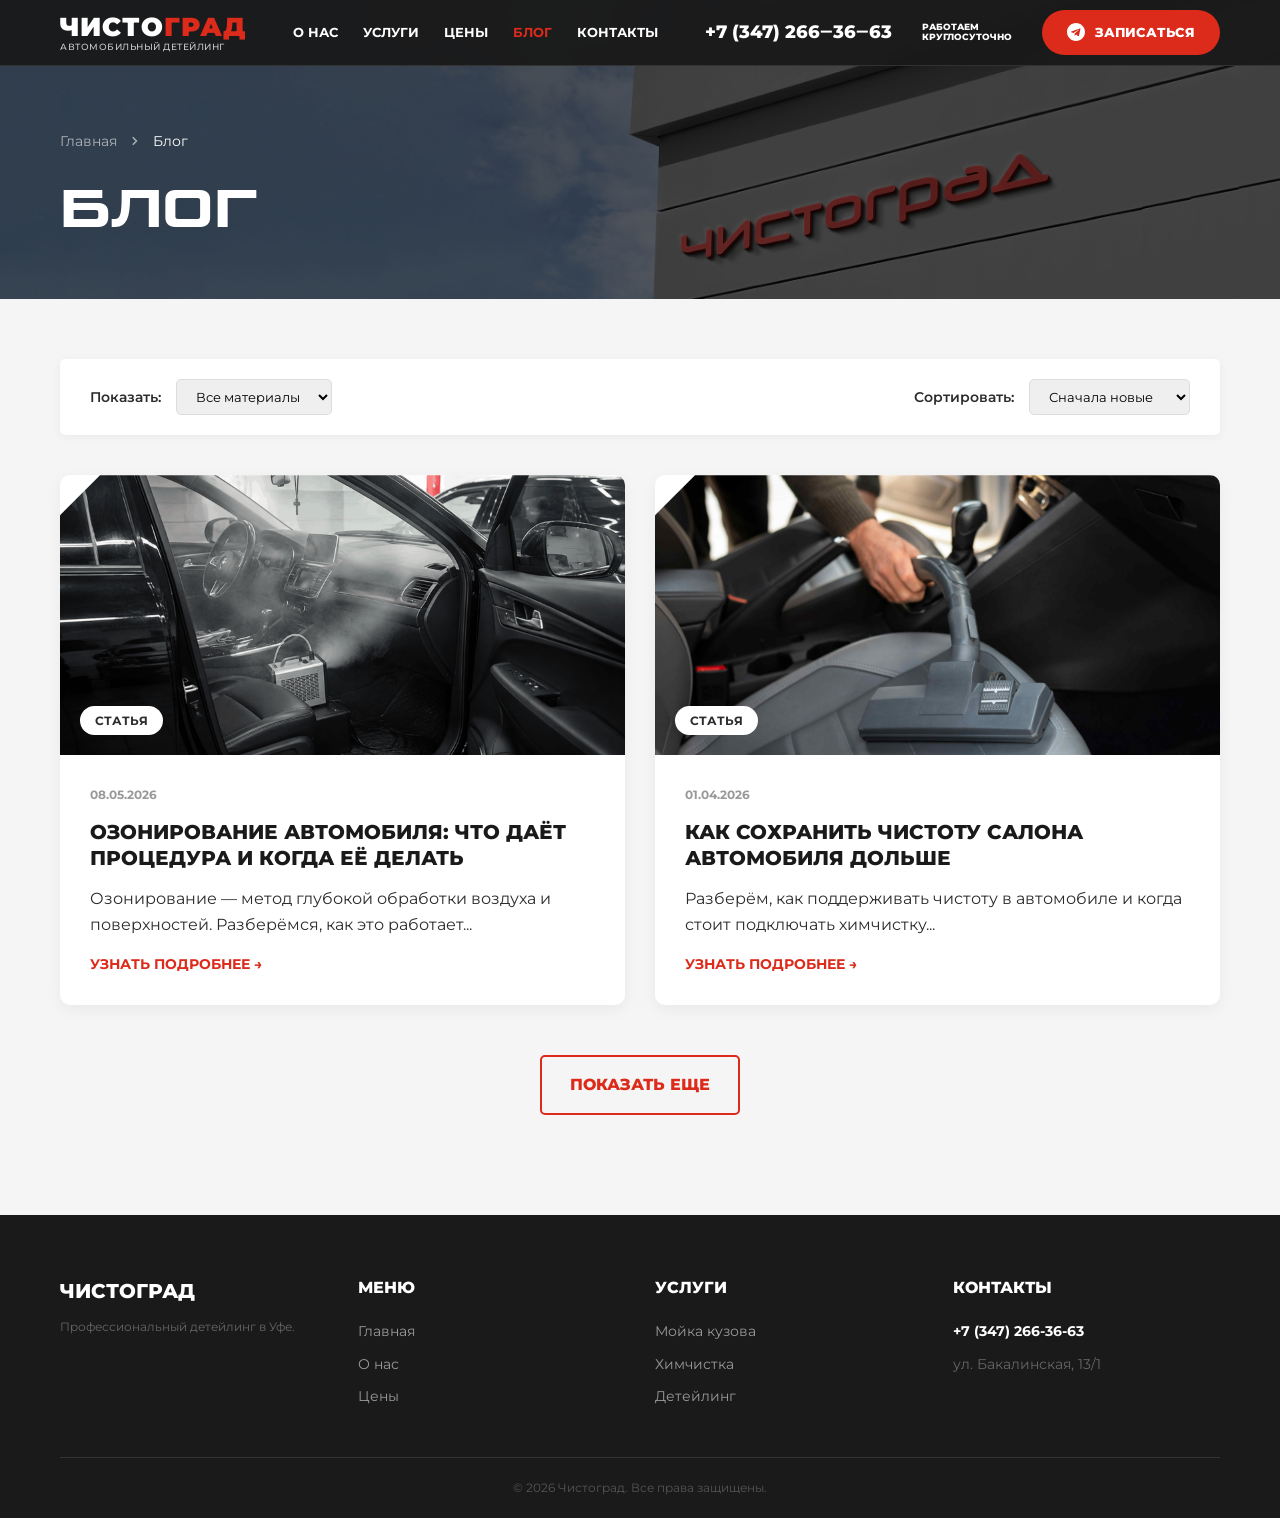
<file: blog.html>
<!DOCTYPE html>
<html lang="ru">
<head>
    <meta charset="UTF-8">
    <meta name="viewport" content="width=device-width, initial-scale=1.0">
    <title>Блог — Статьи и новости об уходе за авто | Чистоград</title>
    <meta name="description" content="Статьи и новости об уходе за автомобилями от детейлинг-центра Чистоград. Советы, лайфхаки и современные технологии.">
    
    <link rel="preconnect" href="https://fonts.googleapis.com">
    <link rel="preconnect" href="https://fonts.gstatic.com" crossorigin>
    <link href="https://fonts.googleapis.com/css2?family=Montserrat:wght@400;500;600;700;800&display=swap" rel="stylesheet">

    <style>
        :root {
            --primary: #DC2B1B;
            --primary-dark: #A91E12;
            --dark: #1a1a1a;
            --bg-light: #f5f5f5;
            --text: #2C2C2C;
            --font: 'Montserrat', sans-serif;
        }

        @font-face {
            font-family: "Venus Rising";
            src: url('fonts/venus_rising_rg.otf') format("opentype");
        }

        * { margin: 0; padding: 0; box-sizing: border-box; }
        body { font-family: var(--font); color: var(--text); line-height: 1.6; background: #fff; overflow-x: hidden; }
        a { text-decoration: none; color: inherit; }
        .container { max-width: 1200px; margin: 0 auto; padding: 0 20px; }
        h1, h2, h3 { font-weight: 800; text-transform: uppercase; }

        /* ШАПКА (КАК НА INDEX.HTML) */
        .header {
            position: fixed; top: 0; left: 0; width: 100%;
            background: rgba(26, 26, 26, 0.95); backdrop-filter: blur(10px);
            z-index: 1000; padding: 10px 0; color: #fff; border-bottom: 1px solid rgba(255, 255, 255, 0.1);
        }
        .header .container { display: flex; justify-content: space-between; align-items: center; }
        .logo-block { display: flex; flex-direction: column; line-height: 1; }
        .logo { font-size: 26px; font-weight: 900; text-transform: uppercase; letter-spacing: 1px; }
        .logo span { color: var(--primary); }
        .logo-sub { font-size: 9px; text-transform: uppercase; color: #ccc; letter-spacing: 0.5px; margin-top: 2px; font-weight: 500; }
        .nav { display: flex; gap: 25px; }
        .nav a { font-size: 13px; font-weight: 700; text-transform: uppercase; color: #fff; transition: color 0.3s; }
        .nav a:hover { color: var(--primary); }
        .header-right { display: flex; align-items: center; gap: 30px; }
        .phone { font-weight: 800; font-size: 18px; white-space: nowrap; }
        .work-status { display: flex; align-items: center; gap: 10px; }
        .status-text { display: flex; flex-direction: column; font-size: 9px; text-transform: uppercase; line-height: 1.2; font-weight: 800; }
        .btn-header {
            background-color: var(--primary); color: #fff; padding: 12px 25px; border-radius: 50px;
            font-size: 13px; font-weight: 800; text-transform: uppercase; display: flex; align-items: center; gap: 10px; transition: 0.3s;
        }
        .btn-header:hover { background-color: var(--primary-dark); transform: translateY(-2px); }
        .icon-tg { width: 18px; height: 18px; }

        /* ЗАГОЛОВОК СТРАНИЦЫ */
        .page-header {
            width: 100%; min-height: 200px; background: linear-gradient(rgba(0,0,0,0.3), rgba(0,0,0,0.3)), url('images/header-background.png') center/cover no-repeat;
            padding-top: 130px; padding-bottom: 50px;
        }
        .breadcrumbs { display: flex; align-items: center; gap: 15px; margin-bottom: 20px; color: #fff; font-size: 14px; }
        .breadcrumbs a { opacity: 0.6; color: #fff; }
        .page-title { font-family: "Venus Rising", "Montserrat", sans-serif; font-size: 48px; color: #fff; margin: 0; letter-spacing: 2px; }

        /* БЛОГ - КОНТЕНТ */
        .blog-section { padding: 60px 0 100px; background: var(--bg-light); }
        .blog-panel { 
            display: flex; justify-content: space-between; background: #fff; 
            padding: 20px 30px; border-radius: 5px; box-shadow: 0 2px 10px rgba(0,0,0,0.05);
            margin-bottom: 40px; align-items: center;
        }
        .filter-group { display: flex; align-items: center; gap: 15px; font-weight: 600; font-size: 14px; }
        select { padding: 8px 15px; border: 1px solid #ddd; border-radius: 5px; font-family: var(--font); outline: none; cursor: pointer; }

        /* СЕТКА СТАТЕЙ */
        .blog-grid { display: grid; grid-template-columns: repeat(2, 1fr); gap: 30px; }
        .blog-card { 
            background: #fff; border-radius: 10px; overflow: hidden; 
            transition: 0.4s; display: flex; flex-direction: column;
            box-shadow: 0 5px 15px rgba(0,0,0,0.05);
        }
        .blog-card:hover { transform: translateY(-10px); box-shadow: 0 15px 30px rgba(0,0,0,0.1); }
        
        .card-img-wrap { position: relative; height: 280px; overflow: hidden; clip-path: polygon(40px 0, 100% 0, 100% 100%, 0 100%, 0 40px); }
        .card-img-wrap img { width: 100%; height: 100%; object-fit: cover; transition: 0.5s; }
        .blog-card:hover .card-img-wrap img { transform: scale(1.1); }
        
        .badge { position: absolute; left: 20px; bottom: 20px; background: #fff; padding: 5px 15px; border-radius: 20px; font-size: 12px; font-weight: 700; text-transform: uppercase; }

        .card-content { padding: 30px; display: flex; flex-direction: column; gap: 15px; flex-grow: 1; }
        .card-content h3 { font-size: 20px; line-height: 1.3; color: var(--dark); }
        .card-date { font-size: 12px; color: #999; font-weight: 700; }
        .card-more { margin-top: auto; display: flex; align-items: center; gap: 10px; color: var(--primary); font-weight: 700; font-size: 14px; text-transform: uppercase; }

        .btn-more-posts {
            display: block; width: 200px; margin: 50px auto 0; text-align: center;
            padding: 15px; border: 2px solid var(--primary); color: var(--primary);
            font-weight: 800; text-transform: uppercase; border-radius: 5px; transition: 0.3s;
        }
        .btn-more-posts:hover { background: var(--primary); color: #fff; }

        /* ФУТЕР */
        .footer { background: var(--dark); color: #fff; padding: 60px 0 20px; }
        .footer-grid { display: grid; grid-template-columns: repeat(4, 1fr); gap: 30px; border-bottom: 1px solid #333; padding-bottom: 40px; }
        .footer h3 { font-size: 16px; margin-bottom: 20px; }
        .footer a { color: #999; display: block; margin-bottom: 10px; font-size: 14px; transition: 0.3s; }
        .footer a:hover { color: var(--primary); }

        @media (max-width: 992px) {
            .blog-grid { grid-template-columns: 1fr; }
            .nav, .header-right .work-status { display: none; }
            .footer-grid { grid-template-columns: repeat(2, 1fr); }
            .page-title { font-size: 32px; }
        }
    </style>
</head>
<body>

    <!-- ШАПКА -->
    <header class="header">
        <div class="container">
            <div class="logo-block">
                <a href="index.html" class="logo">ЧИСТО<span>ГРАД</span></a>
                <span class="logo-sub">автомобильный детейлинг</span>
            </div>
            <nav class="nav">
                <a href="about.html">О нас</a>
                <a href="services.html">Услуги</a>
                <a href="price.html">Цены</a>
                <a href="blog.html" style="color: var(--primary);">Блог</a>
                <a href="contacts.html">Контакты</a>
            </nav>
            <div class="header-right">
                <a href="tel:+73472663663" class="phone">+7 (347) 266‒36‒63</a>
                <div class="work-status">
                    <div class="status-text">
                        <span>Работаем</span>
                        <span>круглосуточно</span>
                    </div>
                </div>
                <a href="https://t.me/ChistogradAMK" target="_blank" class="btn-header">
                    <svg class="icon-tg" viewBox="0 0 24 24" fill="white"><path d="M12 0c-6.627 0-12 5.373-12 12s5.373 12 12 12 12-5.373 12-12-5.373-12-12-12zm5.891 8.146l-1.92 8.941c-.145.628-.512.786-1.038.491l-2.922-2.148-1.41 1.354c-.155.155-.285.285-.585.285l.209-2.964 5.407-4.88c.232-.21-.051-.326-.356-.118l-6.68 4.201-2.871-.894c-.628-.198-.641-.628.131-.926l11.218-4.321c.519-.191.974.124.818.979z"/></svg>
                    Записаться
                </a>
            </div>
        </div>
    </header>

    <!-- ЗАГОЛОВОК -->
    <div class="page-header">
        <div class="container">
            <div class="breadcrumbs">
                <a href="index.html">Главная</a>
                <svg width="6" height="10" viewBox="0 0 8 12" fill="none"><path d="M1 1L6 6L1 11" stroke="white" stroke-width="2" stroke-opacity="0.6"/></svg>
                <span>Блог</span>
            </div>
            <h1 class="page-title">Блог</h1>
        </div>
    </div>

    <main class="blog-section">
        <div class="container">
            
            <div class="blog-panel">
                <div class="filter-group">
                    <span>Показать:</span>
                    <select>
                        <option>Все материалы</option>
                        <option>Статьи</option>
                        <option>Новости</option>
                    </select>
                </div>
                <div class="filter-group">
                    <span>Сортировать:</span>
                    <select>
                        <option>Сначала новые</option>
                        <option>Сначала старые</option>
                    </select>
                </div>
            </div>

            <div class="blog-grid">
                
                <article class="blog-card">
                    <div class="card-img-wrap">
                        <img src="images/JZNzrjU3672ZaidnNipg1xv34R4voUOPDsWTYrDk.png" alt="Озонирование">
                        <span class="badge">Статья</span>
                    </div>
                    <div class="card-content">
                        <time class="card-date">08.05.2026</time>
                        <h3>Озонирование автомобиля: что даёт процедура и когда её делать</h3>
                        <p>Озонирование — метод глубокой обработки воздуха и поверхностей. Разберёмся, как это работает...</p>
                        <a href="#" class="card-more">Узнать подробнее →</a>
                    </div>
                </article>

                <article class="blog-card">
                    <div class="card-img-wrap">
                        <img src="images/vEuMLVAPxB0q6qO5nJvnhscNYBScBDBk5dM494cc.jpg" alt="Чистота салона">
                        <span class="badge">Статья</span>
                    </div>
                    <div class="card-content">
                        <time class="card-date">01.04.2026</time>
                        <h3>Как сохранить чистоту салона автомобиля дольше</h3>
                        <p>Разберём, как поддерживать чистоту в автомобиле и когда стоит подключать химчистку...</p>
                        <a href="#" class="card-more">Узнать подробнее →</a>
                    </div>
                </article>

            </div>

            <a href="#" class="btn-more-posts">Показать еще</a>
        </div>
    </main>

    <!-- ФУТЕР -->
    <footer class="footer">
        <div class="container">
            <div class="footer-grid">
                <div>
                    <h2 style="font-size: 20px;">ЧИСТО<span>ГРАД</span></h2>
                    <p style="color: #666; font-size: 12px; margin-top: 10px;">Профессиональный детейлинг в Уфе.</p>
                </div>
                <div>
                    <h3>Меню</h3>
                    <a href="index.html">Главная</a>
                    <a href="about.html">О нас</a>
                    <a href="price.html">Цены</a>
                </div>
                <div>
                    <h3>Услуги</h3>
                    <a href="services.html">Мойка кузова</a>
                    <a href="services.html">Химчистка</a>
                    <a href="services.html">Детейлинг</a>
                </div>
                <div>
                    <h3>Контакты</h3>
                    <a href="tel:+73472663663" style="color: #fff; font-weight: 700;">+7 (347) 266-36-63</a>
                    <p style="color: #666; font-size: 14px;">ул. Бакалинская, 13/1</p>
                </div>
            </div>
            <p style="text-align: center; color: #555; font-size: 12px; margin-top: 20px;">© 2026 Чистоград. Все права защищены.</p>
        </div>
    </footer>

</body>
</html>
</file>
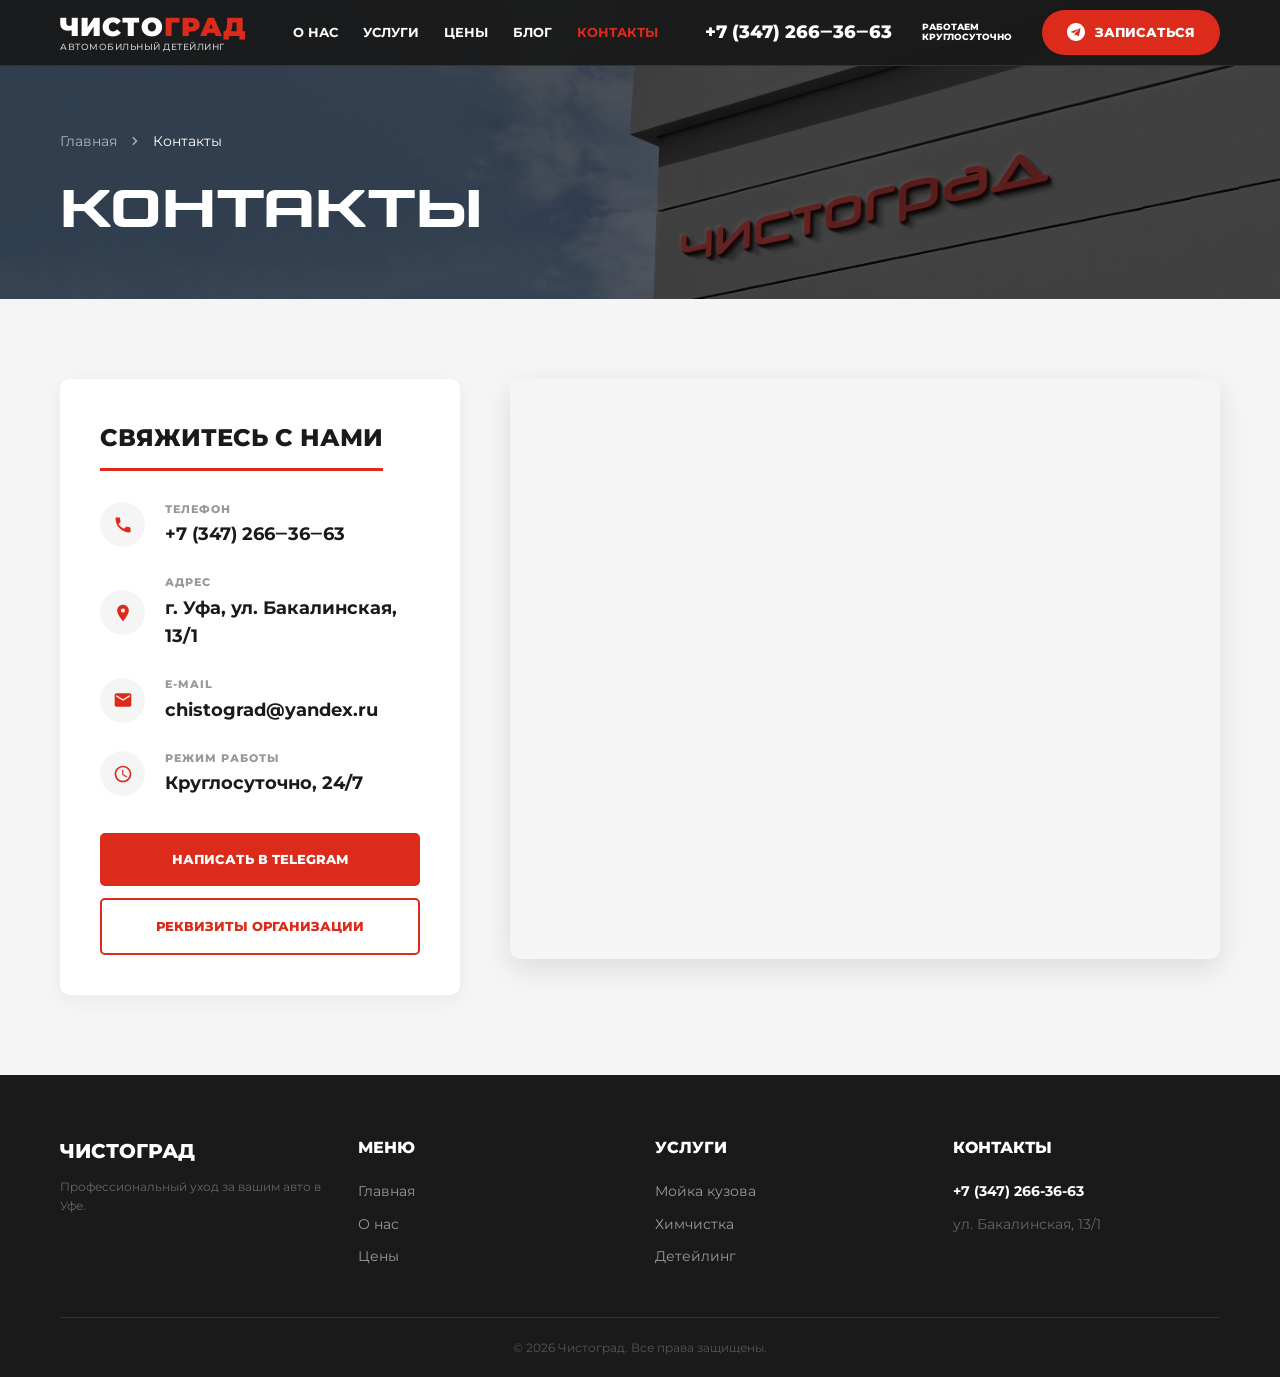
<file: contacts.html>
<!DOCTYPE html>
<html lang="ru">
<head>
    <meta charset="UTF-8">
    <meta name="viewport" content="width=device-width, initial-scale=1.0">
    <title>Контакты автомойки Чистоград — адрес, телефон и график работы</title>
    <meta name="description" content="Автомойка Чистоград в Уфе. Свяжитесь с нами по тел.: +7 (347) 266-36-63 или приезжайте по адресу: ул. Бакалинская, 13/1. Работаем круглосуточно.">
    
    <link rel="preconnect" href="https://fonts.googleapis.com">
    <link rel="preconnect" href="https://fonts.gstatic.com" crossorigin>
    <link href="https://fonts.googleapis.com/css2?family=Montserrat:wght@400;500;600;700;800&display=swap" rel="stylesheet">

    <style>
        :root {
            --primary: #DC2B1B;
            --primary-dark: #A91E12;
            --dark: #1a1a1a;
            --bg-light: #f5f5f5;
            --text: #2C2C2C;
            --font: 'Montserrat', sans-serif;
        }

        @font-face {
            font-family: "Venus Rising";
            src: url('fonts/venus_rising_rg.otf') format("opentype");
        }

        * { margin: 0; padding: 0; box-sizing: border-box; }
        body { font-family: var(--font); color: var(--text); line-height: 1.6; background: #fff; overflow-x: hidden; }
        a { text-decoration: none; color: inherit; }
        .container { max-width: 1200px; margin: 0 auto; padding: 0 20px; }
        h1, h2, h3 { font-weight: 800; text-transform: uppercase; }

        /* ШАПКА (КОПИЯ С INDEX.HTML) */
        .header {
            position: fixed; top: 0; left: 0; width: 100%;
            background: rgba(26, 26, 26, 0.95); backdrop-filter: blur(10px);
            z-index: 1000; padding: 10px 0; color: #fff; border-bottom: 1px solid rgba(255, 255, 255, 0.1);
        }
        .header .container { display: flex; justify-content: space-between; align-items: center; }
        .logo-block { display: flex; flex-direction: column; line-height: 1; }
        .logo { font-size: 26px; font-weight: 900; text-transform: uppercase; letter-spacing: 1px; }
        .logo span { color: var(--primary); }
        .logo-sub { font-size: 9px; text-transform: uppercase; color: #ccc; letter-spacing: 0.5px; margin-top: 2px; font-weight: 500; }
        .nav { display: flex; gap: 25px; }
        .nav a { font-size: 13px; font-weight: 700; text-transform: uppercase; color: #fff; transition: color 0.3s; }
        .nav a:hover { color: var(--primary); }
        .header-right { display: flex; align-items: center; gap: 30px; }
        .phone { font-weight: 800; font-size: 18px; white-space: nowrap; }
        .work-status { display: flex; align-items: center; gap: 10px; }
        .status-text { display: flex; flex-direction: column; font-size: 9px; text-transform: uppercase; line-height: 1.2; font-weight: 800; }
        .btn-header {
            background-color: var(--primary); color: #fff; padding: 12px 25px; border-radius: 50px;
            font-size: 13px; font-weight: 800; text-transform: uppercase; display: flex; align-items: center; gap: 10px; transition: 0.3s;
        }
        .btn-header:hover { background-color: var(--primary-dark); transform: translateY(-2px); }
        .icon-tg { width: 18px; height: 18px; }

        /* ЗАГОЛОВОК СТРАНИЦЫ */
        .page-header {
            width: 100%; min-height: 200px; background: linear-gradient(rgba(0,0,0,0.3), rgba(0,0,0,0.3)), url('images/header-background.png') center/cover no-repeat;
            padding-top: 130px; padding-bottom: 50px;
        }
        .breadcrumbs { display: flex; align-items: center; gap: 15px; margin-bottom: 20px; color: #fff; font-size: 14px; }
        .breadcrumbs a { opacity: 0.6; color: #fff; }
        .page-title { font-family: "Venus Rising", "Montserrat", sans-serif; font-size: 48px; color: #fff; margin: 0; letter-spacing: 2px; }

        /* КОНТАКТЫ */
        .contacts-section { padding: 80px 0; background: var(--bg-light); }
        .contacts-grid { display: flex; gap: 50px; align-items: flex-start; }
        
        .contacts-info { flex: 0 0 400px; background: #fff; padding: 40px; border-radius: 10px; box-shadow: 0 5px 20px rgba(0,0,0,0.05); }
        .contacts-info h2 { font-size: 24px; margin-bottom: 30px; color: var(--dark); border-bottom: 3px solid var(--primary); display: inline-block; padding-bottom: 10px; }
        
        .contact-item { display: flex; align-items: center; gap: 20px; margin-bottom: 25px; }
        .contact-icon { width: 45px; height: 45px; background: var(--bg-light); border-radius: 50%; display: flex; align-items: center; justify-content: center; flex-shrink: 0; }
        .contact-icon svg { width: 20px; height: 20px; fill: var(--primary); }
        
        .contact-text h3 { font-size: 11px; color: #999; margin-bottom: 2px; letter-spacing: 1px; }
        .contact-text p, .contact-text a { font-size: 18px; font-weight: 700; color: var(--dark); transition: 0.3s; }
        .contact-text a:hover { color: var(--primary); }

        .contacts-buttons { display: flex; flex-direction: column; gap: 12px; margin-top: 35px; }
        .btn-contact {
            display: block; padding: 16px; border-radius: 5px;
            background: var(--primary); color: #fff; font-weight: 800; text-align: center;
            text-transform: uppercase; font-size: 13px; transition: 0.3s;
        }
        .btn-contact.outline { background: transparent; border: 2px solid var(--primary); color: var(--primary); }
        .btn-contact:hover { background: var(--primary-dark); color: #fff; transform: translateY(-3px); }

        /* КАРТА */
        .map-box { flex-grow: 1; height: 580px; border-radius: 10px; overflow: hidden; box-shadow: 0 10px 30px rgba(0,0,0,0.1); }
        .map-box iframe { width: 100%; height: 100%; border: none; }

        /* ФУТЕР */
        .footer { background: var(--dark); color: #fff; padding: 60px 0 20px; }
        .footer-grid { display: grid; grid-template-columns: repeat(4, 1fr); gap: 30px; border-bottom: 1px solid #333; padding-bottom: 40px; }
        .footer h3 { font-size: 16px; margin-bottom: 20px; }
        .footer a { color: #999; display: block; margin-bottom: 10px; font-size: 14px; transition: 0.3s; }
        .footer a:hover { color: var(--primary); }

        @media (max-width: 992px) {
            .contacts-grid { flex-direction: column; }
            .contacts-info { width: 100%; flex: none; }
            .map-box { width: 100%; height: 400px; }
            .nav, .work-status { display: none; }
            .footer-grid { grid-template-columns: repeat(2, 1fr); }
            .page-title { font-size: 32px; }
        }
    </style>
</head>
<body>

    <!-- ШАПКА -->
    <header class="header">
        <div class="container">
            <div class="logo-block">
                <a href="index.html" class="logo">ЧИСТО<span>ГРАД</span></a>
                <span class="logo-sub">автомобильный детейлинг</span>
            </div>
            <nav class="nav">
                <a href="about.html">О нас</a>
                <a href="services.html">Услуги</a>
                <a href="price.html">Цены</a>
                <a href="blog.html">Блог</a>
                <a href="contacts.html" style="color: var(--primary);">Контакты</a>
            </nav>
            <div class="header-right">
                <a href="tel:+73472663663" class="phone">+7 (347) 266‒36‒63</a>
                <div class="work-status">
                    <div class="status-text">
                        <span>Работаем</span>
                        <span>круглосуточно</span>
                    </div>
                </div>
                <a href="https://t.me/ChistogradAMK" target="_blank" class="btn-header">
                    <svg class="icon-tg" viewBox="0 0 24 24" fill="white"><path d="M12 0c-6.627 0-12 5.373-12 12s5.373 12 12 12 12-5.373 12-12-5.373-12-12-12zm5.891 8.146l-1.92 8.941c-.145.628-.512.786-1.038.491l-2.922-2.148-1.41 1.354c-.155.155-.285.285-.585.285l.209-2.964 5.407-4.88c.232-.21-.051-.326-.356-.118l-6.68 4.201-2.871-.894c-.628-.198-.641-.628.131-.926l11.218-4.321c.519-.191.974.124.818.979z"/></svg>
                    Записаться
                </a>
            </div>
        </div>
    </header>

    <!-- ЗАГОЛОВОК -->
    <div class="page-header">
        <div class="container">
            <div class="breadcrumbs">
                <a href="index.html">Главная</a>
                <svg width="6" height="10" viewBox="0 0 8 12" fill="none"><path d="M1 1L6 6L1 11" stroke="white" stroke-width="2" stroke-opacity="0.6"/></svg>
                <span>Контакты</span>
            </div>
            <h1 class="page-title">Контакты</h1>
        </div>
    </div>

    <!-- ОСНОВНОЙ БЛОК -->
    <section class="contacts-section">
        <div class="container">
            <div class="contacts-grid">
                
                <!-- ИНФОРМАЦИЯ -->
                <div class="contacts-info">
                    <h2>Свяжитесь с нами</h2>
                    
                    <div class="contact-item">
                        <div class="contact-icon">
                            <svg viewBox="0 0 24 24"><path d="M6.62 10.79c1.44 2.82 3.76 4.24 6.59 5.69l2.2-2.2c.27-.27.67-.36 1.01-.24 1.12.37 2.33.57 3.58.57.55 0 1 .45 1 1V20c0 .55-.45 1-1 1-9.39 0-17-7.61-17-17 0-.55.45-1 1-1h3.5c.55 0 1 .45 1 1 0 1.25.2 2.45.57 3.57.11.35.03.74-.25 1.02l-2.2 2.2z"/></svg>
                        </div>
                        <div class="contact-text">
                            <h3>Телефон</h3>
                            <a href="tel:+73472663663">+7 (347) 266‒36‒63</a>
                        </div>
                    </div>

                    <div class="contact-item">
                        <div class="contact-icon">
                            <svg viewBox="0 0 24 24"><path d="M12 2C8.13 2 5 5.13 5 9c0 5.25 7 13 7 13s7-7.75 7-13c0-3.87-3.13-7-7-7zm0 9.5c-1.38 0-2.5-1.12-2.5-2.5s1.12-2.5 2.5-2.5 2.5 1.12 2.5 2.5-1.12 2.5-2.5 2.5z"/></svg>
                        </div>
                        <div class="contact-text">
                            <h3>Адрес</h3>
                            <p>г. Уфа, ул. Бакалинская, 13/1</p>
                        </div>
                    </div>

                    <div class="contact-item">
                        <div class="contact-icon">
                            <svg viewBox="0 0 24 24"><path d="M20 4H4c-1.1 0-1.99.9-1.99 2L2 18c0 1.1.9 2 2 2h16c1.1 0 2-.9 2-2V6c0-1.1-.9-2-2-2zm0 4l-8 5-8-5V6l8 5 8-5v2z"/></svg>
                        </div>
                        <div class="contact-text">
                            <h3>E-mail</h3>
                            <a href="mailto:chistograd@yandex.ru">chistograd@yandex.ru</a>
                        </div>
                    </div>

                    <div class="contact-item">
                        <div class="contact-icon">
                            <svg viewBox="0 0 24 24"><path d="M11.99 2C6.47 2 2 6.48 2 12s4.47 10 9.99 10C17.52 22 22 17.52 22 12S17.52 2 11.99 2zM12 20c-4.42 0-8-3.58-8-8s3.58-8 8-8 8 3.58 8 8-3.58 8-8 8zm.5-13H11v6l5.25 3.15.75-1.23-4.5-2.67V7z"/></svg>
                        </div>
                        <div class="contact-text">
                            <h3>Режим работы</h3>
                            <p>Круглосуточно, 24/7</p>
                        </div>
                    </div>

                    <div class="contacts-buttons">
                        <a href="https://t.me/ChistogradAMK" target="_blank" class="btn-contact">Написать в Telegram</a>
                        <a href="rekvizity_chistograd.pdf" target="_blank" class="btn-contact outline">Реквизиты организации</a>
                    </div>
                </div>

                <!-- КАРТА -->
                <div class="map-box">
                    <iframe src="https://yandex.ru/map-widget/v1/?um=constructor%3A6e04a859c65754a2a3aaa07a46d05fecca28686cb844627c22b315ef4fb7120a&source=constructor"></iframe>
                </div>

            </div>
        </div>
    </section>

    <!-- ФУТЕР -->
    <footer class="footer">
        <div class="container">
            <div class="footer-grid">
                <div>
                    <h2 style="font-size: 20px;">ЧИСТО<span>ГРАД</span></h2>
                    <p style="color: #666; font-size: 12px; margin-top: 10px;">Профессиональный уход за вашим авто в Уфе.</p>
                </div>
                <div>
                    <h3>Меню</h3>
                    <a href="index.html">Главная</a>
                    <a href="about.html">О нас</a>
                    <a href="price.html">Цены</a>
                </div>
                <div>
                    <h3>Услуги</h3>
                    <a href="services.html">Мойка кузова</a>
                    <a href="services.html">Химчистка</a>
                    <a href="services.html">Детейлинг</a>
                </div>
                <div>
                    <h3>Контакты</h3>
                    <a href="tel:+73472663663" style="color: #fff; font-weight: 700;">+7 (347) 266-36-63</a>
                    <p style="color: #666; font-size: 14px;">ул. Бакалинская, 13/1</p>
                </div>
            </div>
            <p style="text-align: center; color: #555; font-size: 12px; margin-top: 20px;">© 2026 Чистоград. Все права защищены.</p>
        </div>
    </footer>

</body>
</html>
</file>
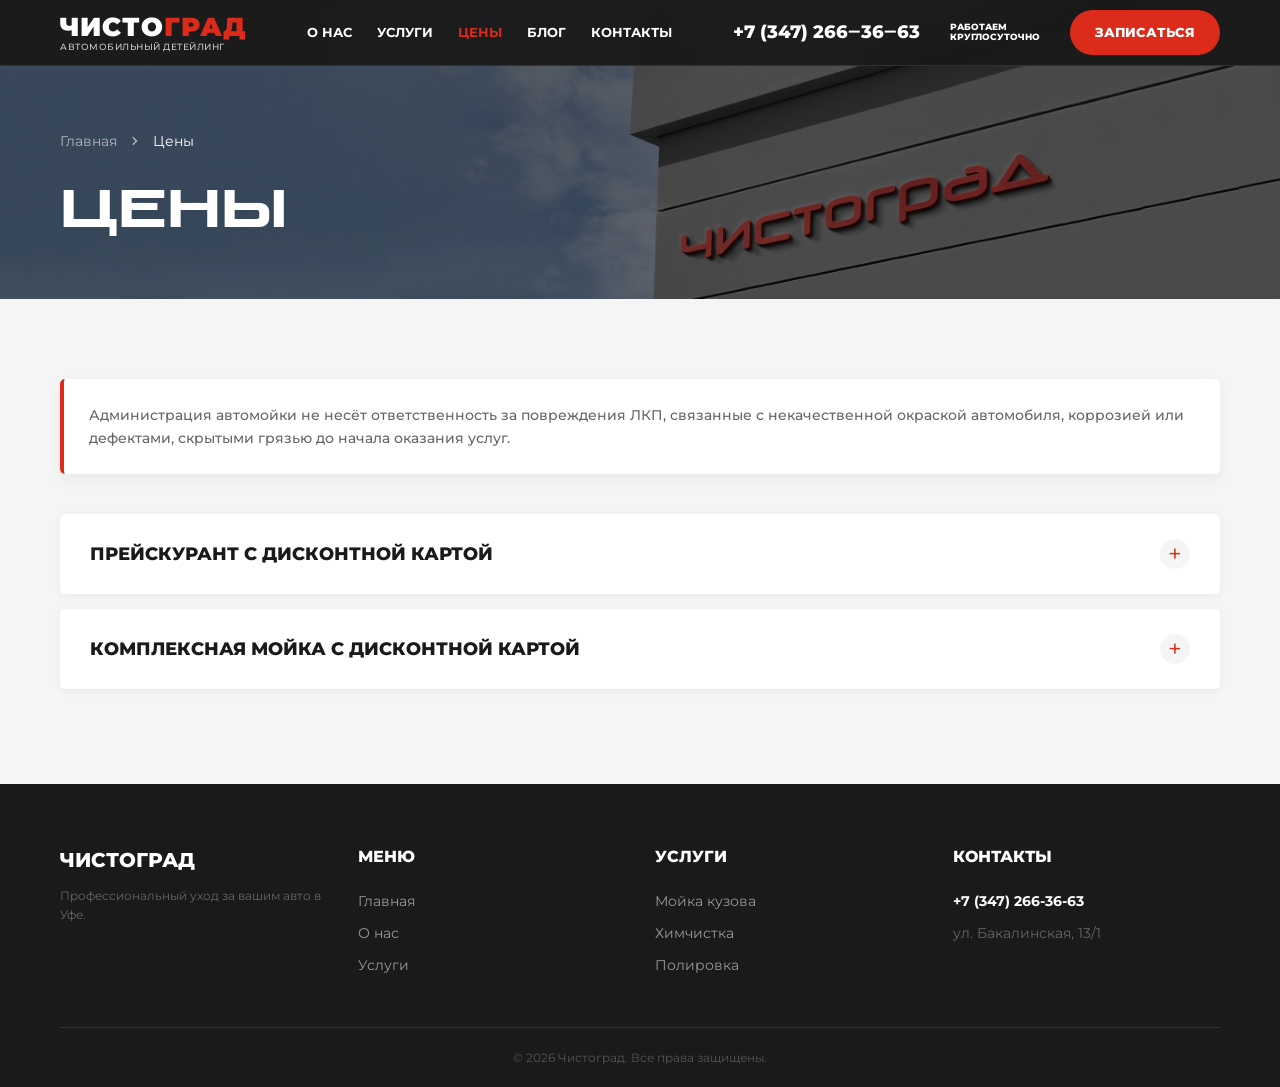
<file: price.html>
<!DOCTYPE html>
<html lang="ru">
<head>
    <meta charset="UTF-8">
    <meta name="viewport" content="width=device-width, initial-scale=1.0">
    <title>Цены на услуги автомойки в Уфе — Чистоград</title>
    <meta name="description" content="Цены на услуги автомойки в Уфе: мойка кузова, химчистка салона, полировка. Подробный прайс-лист Чистоград.">
    
    <link rel="preconnect" href="https://fonts.googleapis.com">
    <link rel="preconnect" href="https://fonts.gstatic.com" crossorigin>
    <link href="https://fonts.googleapis.com/css2?family=Montserrat:wght@400;500;600;700;800&display=swap" rel="stylesheet">

    <style>
        :root {
            --primary: #DC2B1B;
            --primary-dark: #A91E12;
            --dark: #1a1a1a;
            --bg-light: #f5f5f5;
            --text: #2C2C2C;
            --font: 'Montserrat', sans-serif;
        }

        @font-face {
            font-family: "Venus Rising";
            src: url('fonts/venus_rising_rg.otf') format("opentype");
        }

        * { margin: 0; padding: 0; box-sizing: border-box; }
        body { font-family: var(--font); color: var(--text); line-height: 1.6; background: #fff; overflow-x: hidden; }
        a { text-decoration: none; color: inherit; }
        .container { max-width: 1200px; margin: 0 auto; padding: 0 20px; }
        h1, h2, h3 { font-weight: 800; text-transform: uppercase; }

        /* ШАПКА (как на остальных страницах) */
        .header {
            position: fixed; top: 0; left: 0; width: 100%;
            background: rgba(26, 26, 26, 0.95); backdrop-filter: blur(10px);
            z-index: 1000; padding: 10px 0; color: #fff; border-bottom: 1px solid rgba(255, 255, 255, 0.1);
        }
        .header .container { display: flex; justify-content: space-between; align-items: center; }
        .logo-block { display: flex; flex-direction: column; line-height: 1; }
        .logo { font-size: 26px; font-weight: 900; letter-spacing: 1px; }
        .logo span { color: var(--primary); }
        .logo-sub { font-size: 9px; text-transform: uppercase; color: #ccc; letter-spacing: 0.5px; margin-top: 2px; font-weight: 500; }
        .nav { display: flex; gap: 25px; }
        .nav a { font-size: 13px; font-weight: 700; text-transform: uppercase; color: #fff; transition: color 0.3s; }
        .nav a:hover { color: var(--primary); }
        .header-right { display: flex; align-items: center; gap: 30px; }
        .phone { font-weight: 800; font-size: 18px; white-space: nowrap; }
        .work-status { display: flex; align-items: center; gap: 10px; }
        .status-text { display: flex; flex-direction: column; font-size: 9px; text-transform: uppercase; line-height: 1.2; font-weight: 800; }
        .btn-header {
            background-color: var(--primary); color: #fff; padding: 12px 25px; border-radius: 50px;
            font-size: 13px; font-weight: 800; text-transform: uppercase; display: flex; align-items: center; gap: 10px; transition: 0.3s;
        }
        .btn-header:hover { background-color: var(--primary-dark); transform: translateY(-2px); }

        /* ЗАГОЛОВОК СТРАНИЦЫ */
        .page-header {
            width: 100%; min-height: 200px; background: linear-gradient(rgba(0,0,0,0.2), rgba(0,0,0,0.2)), url('images/header-background.png') center/cover no-repeat;
            padding-top: 130px; padding-bottom: 50px;
        }
        .breadcrumbs { display: flex; align-items: center; gap: 15px; margin-bottom: 20px; color: #fff; font-size: 14px; }
        .breadcrumbs a { opacity: 0.6; color: #fff; }
        .page-title { font-family: "Venus Rising", "Montserrat", sans-serif; font-size: 48px; color: #fff; margin: 0; letter-spacing: 2px; }

        /* ЦЕНЫ И АККОРДЕОН */
        .prices-section { padding: 80px 0; background: var(--bg-light); }
        .notice-block {
            padding: 25px; background: #fff; margin-bottom: 40px; border-radius: 5px;
            border-left: 4px solid var(--primary); box-shadow: 0 5px 15px rgba(0,0,0,0.05);
            font-size: 14px; font-weight: 500; color: #666;
        }

        .qa-item { background: #fff; margin-bottom: 15px; border-radius: 5px; overflow: hidden; box-shadow: 0 2px 8px rgba(0,0,0,0.05); }
        .qa-trigger { 
            padding: 25px 30px; display: flex; justify-content: space-between; align-items: center; 
            cursor: pointer; transition: background 0.3s; 
        }
        .qa-trigger h2 { font-size: 18px; color: var(--dark); margin: 0; transition: color 0.3s; }
        .qa-icon { 
            width: 30px; height: 30px; display: flex; align-items: center; justify-content: center;
            background: var(--bg-light); border-radius: 50%; transition: 0.4s;
        }
        .qa-icon::before { content: '+'; color: var(--primary); font-size: 24px; font-weight: 400; }

        /* Состояние при открытии */
        .qa-item.active .qa-trigger { background: var(--primary); }
        .qa-item.active .qa-trigger h2 { color: #fff; }
        .qa-item.active .qa-icon { transform: rotate(45deg); background: rgba(255,255,255,0.2); }
        .qa-item.active .qa-icon::before { color: #fff; }

        .qa-answer { max-height: 0; overflow: hidden; transition: max-height 0.5s ease-out; }
        .qa-item.active .qa-answer { max-height: 5000px; padding: 20px 30px 40px; }

        /* ТАБЛИЦЫ */
        .table-wrap { overflow-x: auto; }
        table { width: 100%; border-collapse: collapse; min-width: 900px; }
        th { background: #f8f8f8; padding: 15px 10px; font-size: 10px; border: 1px solid #eee; color: #888; text-align: center; }
        th.first-col { background: var(--primary); color: #fff; text-align: left; padding: 15px; font-size: 13px; width: 30%; }
        td { padding: 12px 15px; border: 1px solid #eee; font-size: 14px; font-weight: 500; color: var(--text); }
        tr:nth-child(even) { background: #fafafa; }
        .cat-row { background: #f0f0f0 !important; font-weight: 800; text-transform: uppercase; font-size: 12px; color: var(--dark); }
        .price-val { font-weight: 700; color: var(--primary); text-align: center; font-size: 15px; }
        .service-name span { display: block; font-size: 11px; color: var(--primary); font-weight: 700; text-transform: uppercase; margin-bottom: 5px; }

        /* ФУТЕР */
        .footer { background: var(--dark); color: #fff; padding: 60px 0 20px; }
        .footer-grid { display: grid; grid-template-columns: repeat(4, 1fr); gap: 30px; border-bottom: 1px solid #333; padding-bottom: 40px; }
        .footer h3 { font-size: 16px; margin-bottom: 20px; color: #fff; }
        .footer a { color: #999; display: block; margin-bottom: 10px; font-size: 14px; transition: 0.3s; }
        .footer a:hover { color: var(--primary); }

        @media (max-width: 992px) {
            .nav, .work-status { display: none; }
            .footer-grid { grid-template-columns: repeat(2, 1fr); }
            .page-title { font-size: 32px; }
        }
    </style>
</head>
<body>

    <!-- ШАПКА -->
    <header class="header">
        <div class="container">
            <div class="logo-block">
                <a href="index.html" class="logo">ЧИСТО<span>ГРАД</span></a>
                <span class="logo-sub">автомобильный детейлинг</span>
            </div>
            <nav class="nav">
                <a href="about.html">О нас</a>
                <a href="services.html">Услуги</a>
                <a href="price.html" style="color: var(--primary);">Цены</a>
                <a href="blog.html">Блог</a>
                <a href="contacts.html">Контакты</a>
            </nav>
            <div class="header-right">
                <a href="tel:+73472663663" class="phone">+7 (347) 266‒36‒63</a>
                <div class="work-status">
                    <div class="status-text"><span>Работаем</span><span>круглосуточно</span></div>
                </div>
                <a href="https://t.me/ChistogradAMK" target="_blank" class="btn-header">Записаться</a>
            </div>
        </div>
    </header>

    <!-- ГЛАВНЫЙ БЛОК -->
    <div class="page-header">
        <div class="container">
            <div class="breadcrumbs">
                <a href="index.html">Главная</a>
                <svg width="6" height="10" viewBox="0 0 8 12" fill="none"><path d="M1 1L6 6L1 11" stroke="white" stroke-width="2" stroke-opacity="0.6"/></svg>
                <span>Цены</span>
            </div>
            <h1 class="page-title">Цены</h1>
        </div>
    </div>

    <main class="prices-section">
        <div class="container">
            
            <div class="notice-block">
                Администрация автомойки не несёт ответственность за повреждения ЛКП, связанные с некачественной окраской автомобиля, коррозией или дефектами, скрытыми грязью до начала оказания услуг.
            </div>

            <div class="qa-list">
                
                <!-- БЛОК 1: ПРЕЙСКУРАНТ (ЗАКРЫТ ПО УМОЛЧАНИЮ) -->
                <div class="qa-item">
                    <div class="qa-trigger" onclick="this.parentElement.classList.toggle('active')">
                        <h2>Прейскурант с дисконтной картой</h2>
                        <div class="qa-icon"></div>
                    </div>
                    <div class="qa-answer">
                        <div class="table-wrap">
                            <table>
                                <thead>
                                    <tr>
                                        <th class="first-col">Для любителей своего авто</th>
                                        <th>Средний класс</th>
                                        <th>Бизнес / Универсал</th>
                                        <th>Люкс</th>
                                        <th>Паркетник</th>
                                        <th>Вседорожник</th>
                                        <th>Минивен / Тяжелые</th>
                                    </tr>
                                </thead>
                                <tbody>
                                    <tr class="cat-row"><td colspan="7">Экстерьер / Кузов</td></tr>
                                    <tr><td>Бесконтактная мойка + коврики</td><td class="price-val">692</td><td class="price-val">736</td><td class="price-val">784</td><td class="price-val">784</td><td class="price-val">872</td><td class="price-val">976</td></tr>
                                    <tr><td>Мойка двигателя *</td><td class="price-val">692</td><td class="price-val">736</td><td class="price-val">784</td><td class="price-val">784</td><td class="price-val">872</td><td class="price-val">976</td></tr>
                                    <tr><td>Мойка днища</td><td class="price-val">356</td><td class="price-val">392</td><td class="price-val">436</td><td class="price-val">436</td><td class="price-val">496</td><td class="price-val">540</td></tr>
                                    
                                    <tr class="cat-row"><td colspan="7">Интерьер / Салон</td></tr>
                                    <tr><td>Уборка пылесосом салона</td><td class="price-val">320</td><td class="price-val">344</td><td class="price-val">368</td><td class="price-val">368</td><td class="price-val">392</td><td class="price-val">484</td></tr>
                                    <tr><td>Влажная уборка салона</td><td class="price-val">320</td><td class="price-val">344</td><td class="price-val">368</td><td class="price-val">368</td><td class="price-val">392</td><td class="price-val">484</td></tr>
                                    <tr><td>Чистка всех стекол</td><td class="price-val">344</td><td class="price-val">368</td><td class="price-val">392</td><td class="price-val">392</td><td class="price-val">416</td><td class="price-val">440</td></tr>
                                    <tr><td>Обработка кожи кондиционером</td><td class="price-val">752</td><td class="price-val">792</td><td class="price-val">852</td><td class="price-val">852</td><td class="price-val">892</td><td class="price-val">940</td></tr>
                                    
                                    <tr class="cat-row"><td colspan="7">Детейлинг и Защита</td></tr>
                                    <tr><td>3-х фазная мойка (Нано)</td><td class="price-val">1384</td><td class="price-val">1472</td><td class="price-val">1472</td><td class="price-val">1524</td><td class="price-val">1692</td><td class="price-val">1904</td></tr>
                                    <tr><td>Консервация жидким полимером</td><td class="price-val">836</td><td class="price-val">836</td><td class="price-val">836</td><td class="price-val">836</td><td class="price-val">836</td><td class="price-val">836</td></tr>
                                    <tr><td>Антидождь (Nano Force)</td><td class="price-val" colspan="6">от 1244 ₽</td></tr>
                                </tbody>
                            </table>
                        </div>
                    </div>
                </div>

                <!-- БЛОК 2: КОМПЛЕКСЫ -->
                <div class="qa-item">
                    <div class="qa-trigger" onclick="this.parentElement.classList.toggle('active')">
                        <h2>Комплексная мойка с дисконтной картой</h2>
                        <div class="qa-icon"></div>
                    </div>
                    <div class="qa-answer">
                        <div class="table-wrap">
                            <table>
                                <thead>
                                    <tr>
                                        <th class="first-col">Пакет услуг</th>
                                        <th>Средний класс</th>
                                        <th>Бизнес / Универсал</th>
                                        <th>Люкс</th>
                                        <th>Паркетник</th>
                                        <th>Вседорожник</th>
                                        <th>Минивен</th>
                                    </tr>
                                </thead>
                                <tbody>
                                    <tr>
                                        <td class="service-name"><span>Стандарт</span>Бесконтактная мойка + коврики + пылесос + влажная уборка</td>
                                        <td class="price-val">1176</td><td class="price-val">1328</td><td class="price-val">1408</td><td class="price-val">1408</td><td class="price-val">1540</td><td class="price-val">1808</td>
                                    </tr>
                                    <tr>
                                        <td class="service-name"><span>Люкс</span>3-х фазная мойка + стекла + пылесос + влажная уборка + продувка</td>
                                        <td class="price-val">2360</td><td class="price-val">2564</td><td class="price-val">2692</td><td class="price-val">2692</td><td class="price-val">2908</td><td class="price-val">3312</td>
                                    </tr>
                                    <tr>
                                        <td class="service-name"><span>Премиум</span>Люкс + жидкий полимер + полировка пластика салона</td>
                                        <td class="price-val">3072</td><td class="price-val">3288</td><td class="price-val">3460</td><td class="price-val">3460</td><td class="price-val">3644</td><td class="price-val">3992</td>
                                    </tr>
                                </tbody>
                            </table>
                        </div>
                    </div>
                </div>

            </div>
        </div>
    </main>

    <!-- ФУТЕР -->
    <footer class="footer">
        <div class="container">
            <div class="footer-grid">
                <div>
                    <h2 style="font-size: 20px;">ЧИСТО<span>ГРАД</span></h2>
                    <p style="color: #666; font-size: 12px; margin-top: 10px;">Профессиональный уход за вашим авто в Уфе.</p>
                </div>
                <div>
                    <h3>Меню</h3>
                    <a href="index.html">Главная</a>
                    <a href="about.html">О нас</a>
                    <a href="services.html">Услуги</a>
                </div>
                <div>
                    <h3>Услуги</h3>
                    <a href="#">Мойка кузова</a>
                    <a href="#">Химчистка</a>
                    <a href="#">Полировка</a>
                </div>
                <div>
                    <h3>Контакты</h3>
                    <a href="tel:+73472663663" style="color: #fff; font-weight: 700;">+7 (347) 266-36-63</a>
                    <p style="color: #666; font-size: 14px;">ул. Бакалинская, 13/1</p>
                </div>
            </div>
            <p style="text-align: center; color: #555; font-size: 12px; margin-top: 20px;">© 2026 Чистоград. Все права защищены.</p>
        </div>
    </footer>

</body>
</html>
</file>
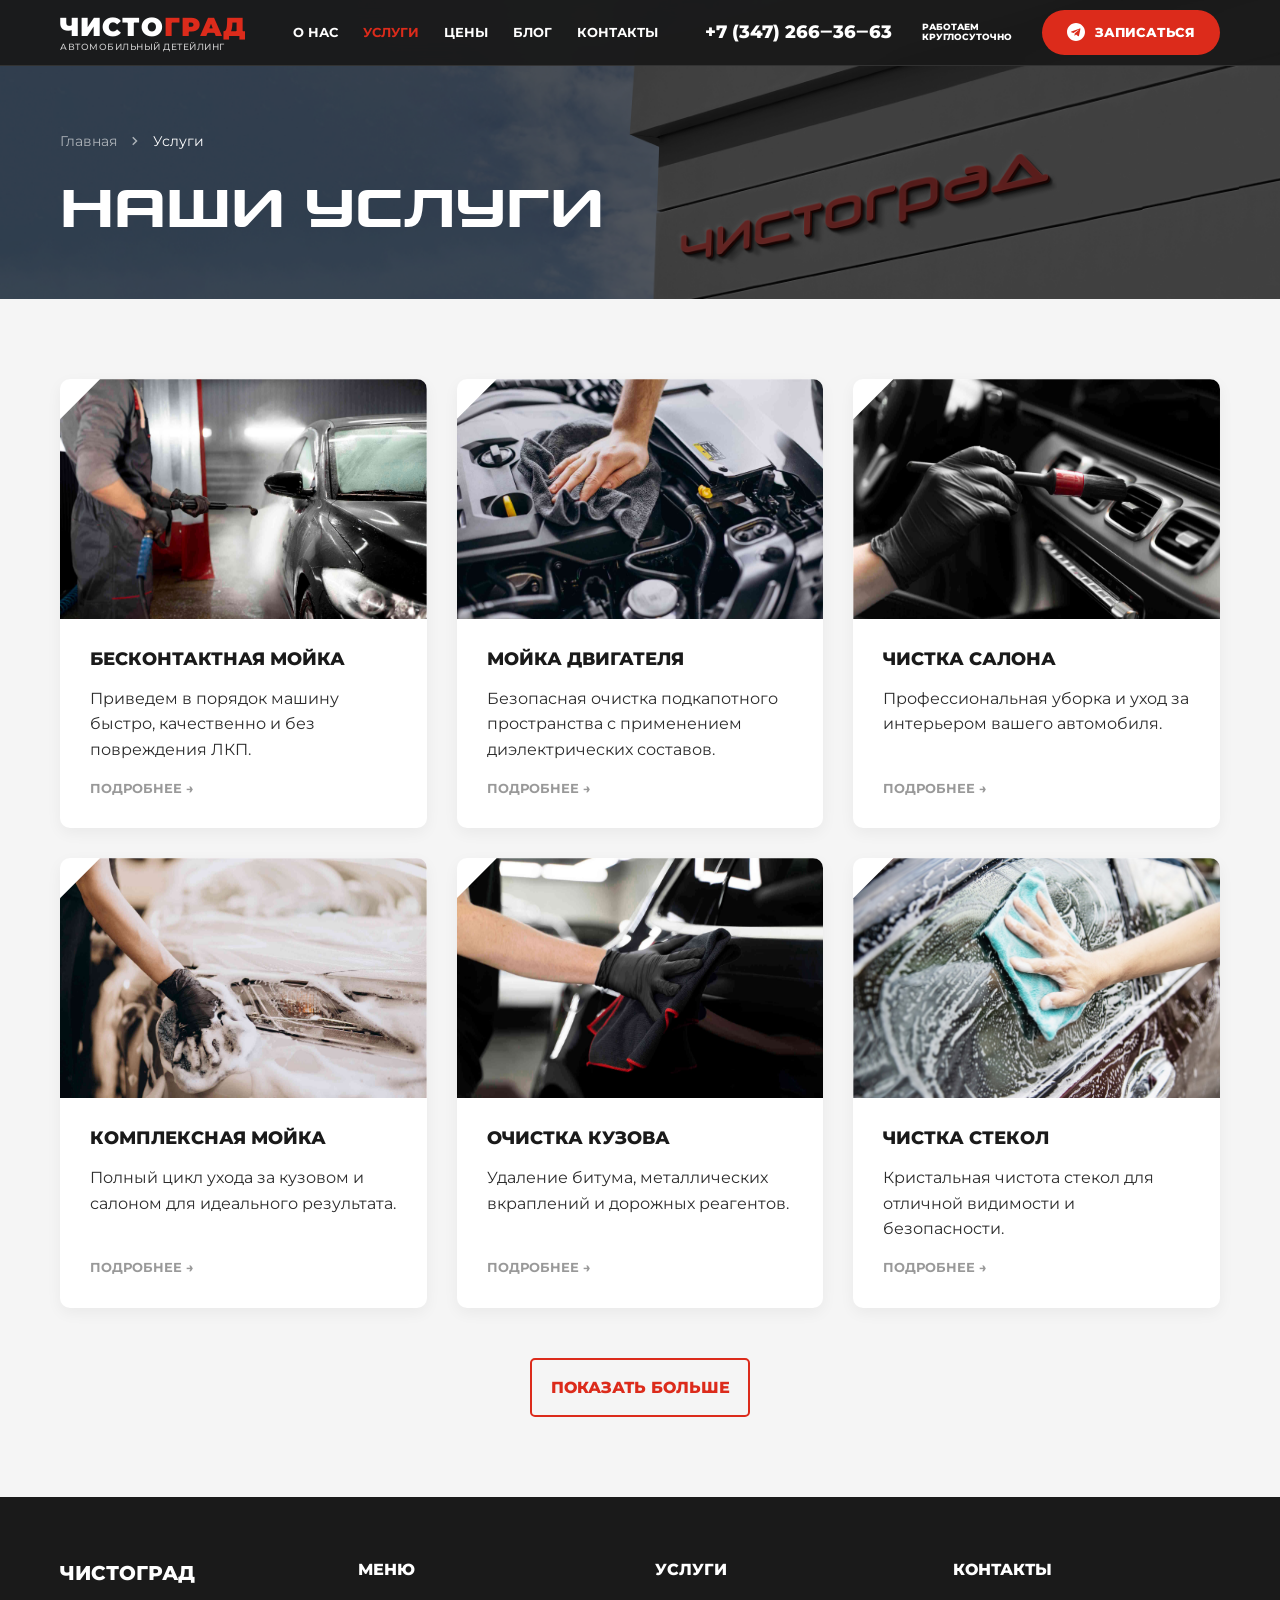
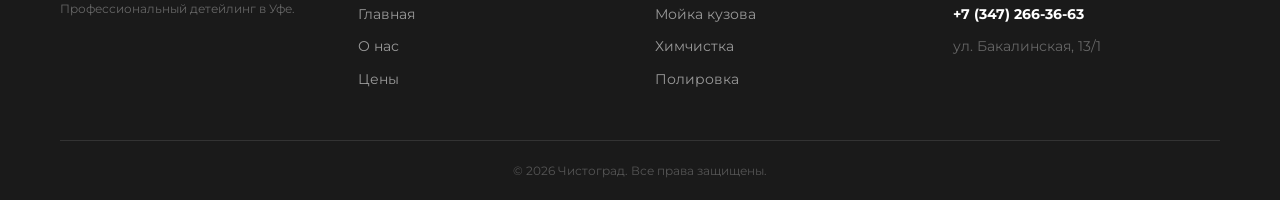
<file: services.html>
<!DOCTYPE html>
<html lang="ru">
<head>
    <meta charset="UTF-8">
    <meta name="viewport" content="width=device-width, initial-scale=1.0">
    <title>Услуги автомойки в Уфе — Чистоград</title>
    <meta name="description" content="Услуги по мойке автомобилей в Уфе. Бесконтактная мойка, химчистка, детейлинг. Современное оборудование и премиальное качество.">
    
    <link rel="preconnect" href="https://fonts.googleapis.com">
    <link rel="preconnect" href="https://fonts.gstatic.com" crossorigin>
    <link href="https://fonts.googleapis.com/css2?family=Montserrat:wght@400;500;600;700;800&display=swap" rel="stylesheet">

    <style>
        :root {
            --primary: #DC2B1B;
            --primary-dark: #A91E12;
            --dark: #1a1a1a;
            --bg-light: #f5f5f5;
            --text: #2C2C2C;
            --font: 'Montserrat', sans-serif;
        }

        @font-face {
            font-family: "Venus Rising";
            src: url('fonts/venus_rising_rg.otf') format("opentype");
        }

        * { margin: 0; padding: 0; box-sizing: border-box; }
        body { font-family: var(--font); color: var(--text); line-height: 1.6; background: #fff; overflow-x: hidden; }
        a { text-decoration: none; color: inherit; }
        .container { max-width: 1200px; margin: 0 auto; padding: 0 20px; }
        h1, h2, h3 { font-weight: 800; text-transform: uppercase; }

        /* ШАПКА (КАК НА INDEX.HTML) */
        .header {
            position: fixed; top: 0; left: 0; width: 100%;
            background: rgba(26, 26, 26, 0.95); backdrop-filter: blur(10px);
            z-index: 1000; padding: 10px 0; color: #fff; border-bottom: 1px solid rgba(255, 255, 255, 0.1);
        }
        .header .container { display: flex; justify-content: space-between; align-items: center; }
        .logo-block { display: flex; flex-direction: column; line-height: 1; }
        .logo { font-size: 26px; font-weight: 900; text-transform: uppercase; letter-spacing: 1px; }
        .logo span { color: var(--primary); }
        .logo-sub { font-size: 9px; text-transform: uppercase; color: #ccc; letter-spacing: 0.5px; margin-top: 2px; font-weight: 500; }
        .nav { display: flex; gap: 25px; }
        .nav a { font-size: 13px; font-weight: 700; text-transform: uppercase; color: #fff; transition: color 0.3s; }
        .nav a:hover { color: var(--primary); }
        .header-right { display: flex; align-items: center; gap: 30px; }
        .phone { font-weight: 800; font-size: 18px; white-space: nowrap; }
        .work-status { display: flex; align-items: center; gap: 10px; }
        .status-text { display: flex; flex-direction: column; font-size: 9px; text-transform: uppercase; line-height: 1.2; font-weight: 800; }
        .btn-header {
            background-color: var(--primary); color: #fff; padding: 12px 25px; border-radius: 50px;
            font-size: 13px; font-weight: 800; text-transform: uppercase; display: flex; align-items: center; gap: 10px; transition: 0.3s;
        }
        .btn-header:hover { background-color: var(--primary-dark); transform: translateY(-2px); }
        .icon-tg { width: 18px; height: 18px; }

        /* ЗАГОЛОВОК СТРАНИЦЫ */
        .page-header {
            width: 100%; min-height: 200px; background: linear-gradient(rgba(0,0,0,0.3), rgba(0,0,0,0.3)), url('images/header-background.png') center/cover no-repeat;
            padding-top: 130px; padding-bottom: 50px;
        }
        .breadcrumbs { display: flex; align-items: center; gap: 15px; margin-bottom: 20px; color: #fff; font-size: 14px; }
        .breadcrumbs a { opacity: 0.6; color: #fff; }
        .page-title { font-family: "Venus Rising", "Montserrat", sans-serif; font-size: 48px; color: #fff; margin: 0; letter-spacing: 2px; }

        /* УСЛУГИ - КОНТЕНТ */
        .services-section { padding: 80px 0; background: var(--bg-light); }
        .services-grid { display: grid; grid-template-columns: repeat(3, 1fr); gap: 30px; }
        
        .service-card { 
            background: #fff; border-radius: 10px; overflow: hidden; 
            transition: 0.4s; display: flex; flex-direction: column;
            box-shadow: 0 5px 15px rgba(0,0,0,0.05);
        }
        .service-card:hover { transform: translateY(-10px); box-shadow: 0 15px 30px rgba(0,0,0,0.1); }
        
        .card-img-wrap { width: 100%; height: 240px; overflow: hidden; clip-path: polygon(40px 0, 100% 0, 100% 100%, 0 100%, 0 40px); }
        .card-img-wrap img { width: 100%; height: 100%; object-fit: cover; transition: 0.5s; }
        .service-card:hover .card-img-wrap img { transform: scale(1.1); }

        .card-content { padding: 30px; display: flex; flex-direction: column; gap: 15px; flex-grow: 1; }
        .card-content h3 { font-size: 18px; color: var(--dark); line-height: 1.2; }
        .card-more { 
            margin-top: auto; display: flex; align-items: center; gap: 10px; 
            color: #999; font-weight: 700; font-size: 13px; text-transform: uppercase;
        }
        .service-card:hover .card-more { color: var(--primary); }

        .btn-load-more {
            display: block; width: 220px; margin: 50px auto 0; text-align: center;
            padding: 15px; border: 2px solid var(--primary); color: var(--primary);
            font-weight: 800; text-transform: uppercase; border-radius: 5px; transition: 0.3s; cursor: pointer;
        }
        .btn-load-more:hover { background: var(--primary); color: #fff; }

        /* ФУТЕР */
        .footer { background: var(--dark); color: #fff; padding: 60px 0 20px; }
        .footer-grid { display: grid; grid-template-columns: repeat(4, 1fr); gap: 30px; border-bottom: 1px solid #333; padding-bottom: 40px; }
        .footer h3 { font-size: 16px; margin-bottom: 20px; }
        .footer a { color: #999; display: block; margin-bottom: 10px; font-size: 14px; transition: 0.3s; }
        .footer a:hover { color: var(--primary); }

        @media (max-width: 992px) {
            .services-grid { grid-template-columns: repeat(2, 1fr); }
            .nav, .header-right .work-status { display: none; }
            .footer-grid { grid-template-columns: repeat(2, 1fr); }
            .page-title { font-size: 32px; }
        }
        @media (max-width: 576px) {
            .services-grid { grid-template-columns: 1fr; }
        }
    </style>
</head>
<body>

    <!-- ШАПКА -->
    <header class="header">
        <div class="container">
            <div class="logo-block">
                <a href="index.html" class="logo">ЧИСТО<span>ГРАД</span></a>
                <span class="logo-sub">автомобильный детейлинг</span>
            </div>
            <nav class="nav">
                <a href="about.html">О нас</a>
                <a href="services.html" style="color: var(--primary);">Услуги</a>
                <a href="price.html">Цены</a>
                <a href="blog.html">Блог</a>
                <a href="contacts.html">Контакты</a>
            </nav>
            <div class="header-right">
                <a href="tel:+73472663663" class="phone">+7 (347) 266‒36‒63</a>
                <div class="work-status">
                    <div class="status-text">
                        <span>Работаем</span>
                        <span>круглосуточно</span>
                    </div>
                </div>
                <a href="https://t.me/ChistogradAMK" target="_blank" class="btn-header">
                    <svg class="icon-tg" viewBox="0 0 24 24" fill="white"><path d="M12 0c-6.627 0-12 5.373-12 12s5.373 12 12 12 12-5.373 12-12-5.373-12-12-12zm5.891 8.146l-1.92 8.941c-.145.628-.512.786-1.038.491l-2.922-2.148-1.41 1.354c-.155.155-.285.285-.585.285l.209-2.964 5.407-4.88c.232-.21-.051-.326-.356-.118l-6.68 4.201-2.871-.894c-.628-.198-.641-.628.131-.926l11.218-4.321c.519-.191.974.124.818.979z"/></svg>
                    Записаться
                </a>
            </div>
        </div>
    </header>

    <!-- ЗАГОЛОВОК -->
    <div class="page-header">
        <div class="container">
            <div class="breadcrumbs">
                <a href="index.html">Главная</a>
                <svg width="6" height="10" viewBox="0 0 8 12" fill="none"><path d="M1 1L6 6L1 11" stroke="white" stroke-width="2" stroke-opacity="0.6"/></svg>
                <span>Услуги</span>
            </div>
            <h1 class="page-title">Наши услуги</h1>
        </div>
    </div>

    <!-- СПИСОК УСЛУГ -->
    <main class="services-section">
        <div class="container">
            <div class="services-grid">
                
                <div class="service-card">
                    <div class="card-img-wrap">
                        <img src="images/pomJkFoxWHPV52U7td3lPebIlb2EB2bnUv6olTiE.jpg" alt="Бесконтактная мойка">
                    </div>
                    <div class="card-content">
                        <h3>Бесконтактная мойка</h3>
                        <p>Приведем в порядок машину быстро, качественно и без повреждения ЛКП.</p>
                        <a href="#" class="card-more">Подробнее →</a>
                    </div>
                </div>

                <div class="service-card">
                    <div class="card-img-wrap">
                        <img src="images/WWgUgioWvRNLjXpm09p8F2pX9nDo1lVpbLqbSqAu.jpg" alt="Мойка двигателя">
                    </div>
                    <div class="card-content">
                        <h3>Мойка двигателя</h3>
                        <p>Безопасная очистка подкапотного пространства с применением диэлектрических составов.</p>
                        <a href="#" class="card-more">Подробнее →</a>
                    </div>
                </div>

                <div class="service-card">
                    <div class="card-img-wrap">
                        <img src="images/8IlnojbspYvvkaD7JleFHmER1d2xwNjM1GMClgLq.jpg" alt="Чистка салона">
                    </div>
                    <div class="card-content">
                        <h3>Чистка салона</h3>
                        <p>Профессиональная уборка и уход за интерьером вашего автомобиля.</p>
                        <a href="#" class="card-more">Подробнее →</a>
                    </div>
                </div>

                <div class="service-card">
                    <div class="card-img-wrap">
                        <img src="images/hvLSYhiguvIAWquIhNXo2cisd3IAd8g2ttcyCYd6.jpg" alt="Комплексная мойка">
                    </div>
                    <div class="card-content">
                        <h3>Комплексная мойка</h3>
                        <p>Полный цикл ухода за кузовом и салоном для идеального результата.</p>
                        <a href="#" class="card-more">Подробнее →</a>
                    </div>
                </div>

                <div class="service-card">
                    <div class="card-img-wrap">
                        <img src="images/eWpTqEmxDItjF7kxZxWMAeSsDc2wxi30LruwlDkw.jpg" alt="Очистка кузова">
                    </div>
                    <div class="card-content">
                        <h3>Очистка кузова</h3>
                        <p>Удаление битума, металлических вкраплений и дорожных реагентов.</p>
                        <a href="#" class="card-more">Подробнее →</a>
                    </div>
                </div>

                <div class="service-card">
                    <div class="card-img-wrap">
                        <img src="images/AvJVfHUhSLPli2xMtEYErhMYpPCNQTReYhAAbMOL.jpg" alt="Чистка стекол">
                    </div>
                    <div class="card-content">
                        <h3>Чистка стекол</h3>
                        <p>Кристальная чистота стекол для отличной видимости и безопасности.</p>
                        <a href="#" class="card-more">Подробнее →</a>
                    </div>
                </div>

            </div>

            <div class="btn-load-more">Показать больше</div>
        </div>
    </main>

    <!-- ФУТЕР -->
    <footer class="footer">
        <div class="container">
            <div class="footer-grid">
                <div>
                    <h2 style="font-size: 20px;">ЧИСТО<span>ГРАД</span></h2>
                    <p style="color: #666; font-size: 12px; margin-top: 10px;">Профессиональный детейлинг в Уфе.</p>
                </div>
                <div>
                    <h3>Меню</h3>
                    <a href="index.html">Главная</a>
                    <a href="about.html">О нас</a>
                    <a href="price.html">Цены</a>
                </div>
                <div>
                    <h3>Услуги</h3>
                    <a href="#">Мойка кузова</a>
                    <a href="#">Химчистка</a>
                    <a href="#">Полировка</a>
                </div>
                <div>
                    <h3>Контакты</h3>
                    <a href="tel:+73472663663" style="color: #fff; font-weight: 700;">+7 (347) 266-36-63</a>
                    <p style="color: #666; font-size: 14px;">ул. Бакалинская, 13/1</p>
                </div>
            </div>
            <p style="text-align: center; color: #555; font-size: 12px; margin-top: 20px;">© 2026 Чистоград. Все права защищены.</p>
        </div>
    </footer>

</body>
</html>
</file>
